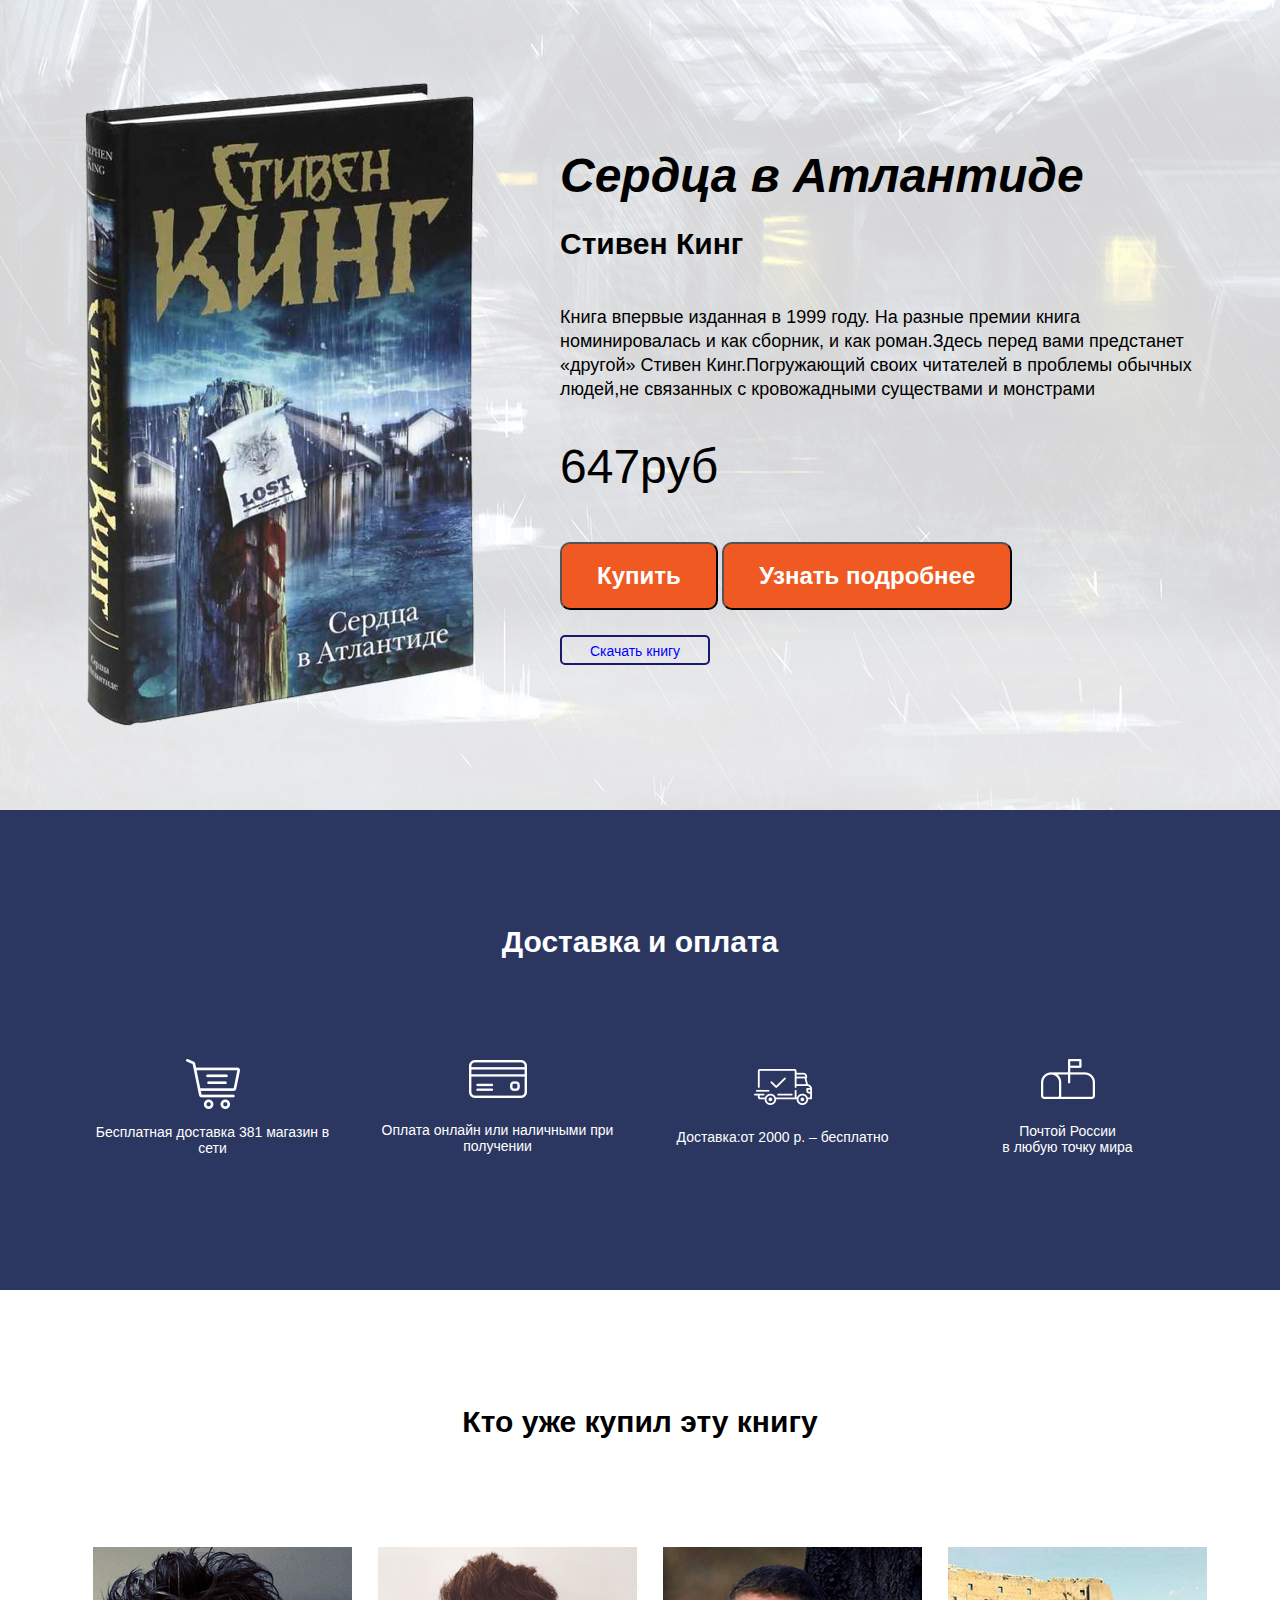
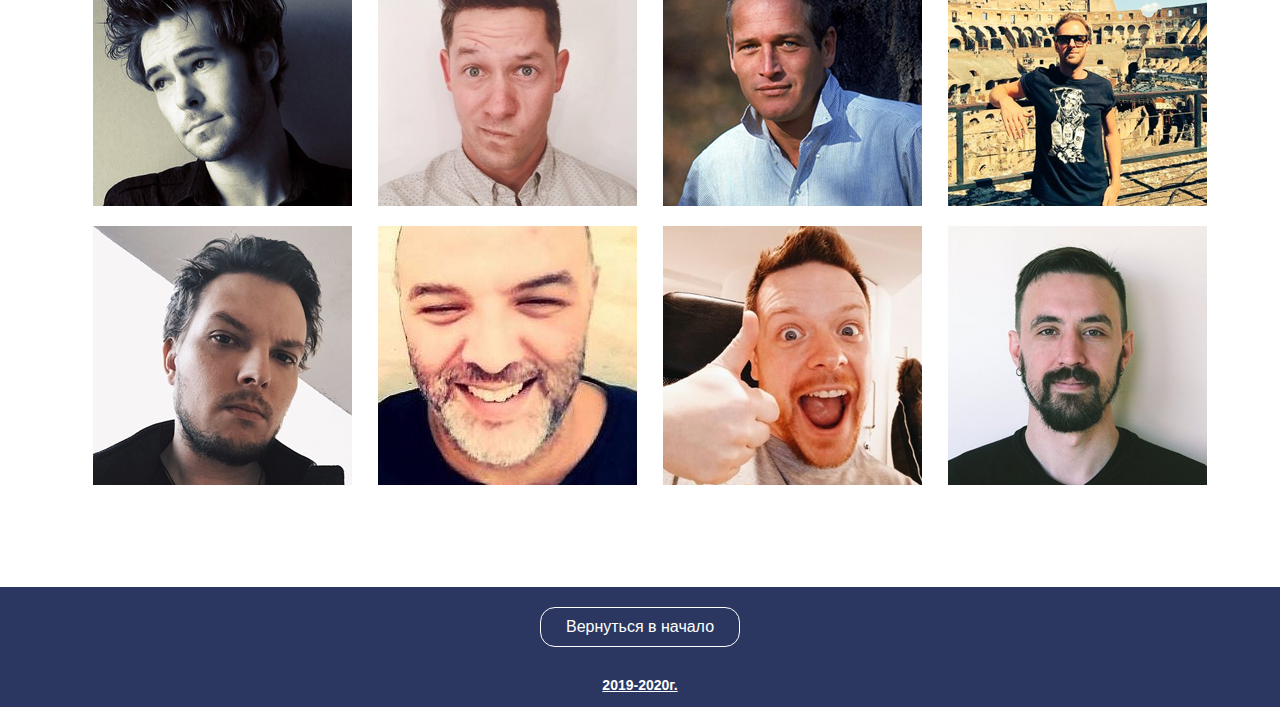
<file: dist-1/index.html>
<!DOCTYPE html>
<html lang="ru">
<head>
	<meta charset="UTF-8">
	<meta http-equiv="X-UA-Compatible" content="IE=edge">
	<meta name="viewport" content="width=devise-width,initial-scale=1">
	<meta keywords="Быстрая верстка,bootstrap,адаптив">
	<meta description="Скоростная верстка на bootstrap">
	<meta author="I am">
	<link rel="stylesheet" href="css/Gotham.css">
	<link rel="stylesheet" href="css/bootstrap-grid.min.css">
	<link rel="stylesheet" href="css/style.css">

	<title>Сердца в Атлантиде на Bootstrap7</title>
</head>
<body>


<header id="begin" class="header">
	<!-- <div class="number">
		<a class="link-1" href="tel:89525072142" style="font-size:16px;font-weight: bold;border:1px solid #3d607b;padding: 5px;">Телефон:8-952-507-21-42</a>
	</div> -->
<div class="container">


	  <div class="row align-items-center">
	    <div class="col-sm-12 col-md-12 col-lg-5">
	      <img src="img/Book.png" alt="Книга Сердца В Атлантиде">
	    </div>
	    <div class="col-sm-12 col-md-12 col-lg-7">
	     <div class="header-text">
	     	<div class="header-text__title" title="Название книги">Сердца в Атлантиде</div>
	     	<div class="header-text__subtitle" title="автор">Стивен Кинг</div>
		
		<p class="header-text__paragraph" contenteditable="true" title="Описание книги"> Книга  впервые изданная в 1999 году. На разные премии книга номинировалась и как сборник, и как роман.Здесь перед вами предстанет «другой» Стивен Кинг.Погружающий своих читателей в проблемы обычных людей,не связанных с кровожадными существами и монстрами</p>
		
		<div class="header-text__prise">647руб</div>
	    
<div class="header-text__buttons">
	<button class="button">
	<a class="link-2" target="blank" href="https://www.labirint.ru/books/662080/">Купить</a></button>

<button class="button button_o">
	<a class="link-2" target="blank" href="https://stiven-king.ru/novels/serdtsa-v-atlantide/">Узнать подробнее</a>
</button>	

</div>
<!-- header-text__buttons -->

<div class="download-book"><a class="download" href="img/Сердца в Атлантиде_compressed.pdf" download>Скачать книгу</a></div>

</div>
<!-- .header text -->
	    </div>
	    <!-- /col-7 -->
	  </div>
	  <!-- /row -->
	</div>
	<!-- /container -->
</header>
<!-- /header -->




<section class="features">

	<h2 class="section-title">
		Доставка и оплата
	    </h2>
	<div class="container">
		
		<div class="row align-items-center">

			<div class="col-xl-3 col-lg-3 col-md-6 col-sm-12">
				<div class="features__img"><img src="img/Shopping cart.png" alt="Корзина"></div>
				<p class="features-text">Бесплатная доставка 
                  381 магазин в сети</p>
			</div>
			<div class="col-xl-3 col-lg-3 col-md-6 col-sm-12">
				<div class="features__img">
					<img src="img/Credit card.png" alt="Кредитная карта">
				</div>
				<p class="features-text">Оплата онлайн или наличными при получении</p>
			</div>
			<div class="col-xl-3 col-lg-3 col-md-6 col-sm-12">
				<div class="features__img">
					<img src="img/Shipped копия 2.png" alt="Доставка">
				</div>
				<p class="features-text">Доставка:от 2000 р. – бесплатно</p>
			</div>
			<div class="col-xl-3 col-lg-3 col-md-6 col-sm-12">
				<div class="features__img">
					<img src="img/Mailbox.png" alt="Почтовый ящик">
				</div>
				<p class="features-text">Почтой России <br> в любую точку мира</p>
			</div>
		</div>
	</div>
</section>
 <!-- /.features --> 



<section class="buyers">
	<div class="container">
<h2  class="section-title_2">Кто уже купил эту книгу</h2>
		<div class="row">
			<div class="col-lg-3 col-md-6 col-sm-6">
				<div class="name_1">
					<img src="img/photo1.jpg" alt="имя">
				</div>
			</div>
			<div class="col-lg-3 col-md-6 col-sm-6">
				<div class="name_1">
					<img src="img/photo2.jpg" alt="имя">
					</div>
			</div>
			<div class="col-lg-3 col-md-6 col-sm-6">
				<div class="name_1">
				<img src="img/photo3.jpg" alt="имя">
				</div>
			</div>
			<div class="col-lg-3 col-md-6 col-sm-6">
				<div class="name_1">
				<img src="img/photo4.jpg" alt="имя">
				</div>
			</div>
       </div>
			<!-- row1 -->
<div class="row">
			<div class="col-lg-3 col-md-6 col-sm-6">
				<div class="name_2">
					<img src="img/photo5.jpg" alt="имя">
				</div>
			</div>
			<div class="col-lg-3 col-md-6 col-sm-6">
				<div class="name_2">
					<img src="img/photo6.jpg" alt="имя">
					</div>
			</div>
			<div class="col-lg-3 col-md-6 col-sm-6">
				<div class="name_2">
				<img src="img/photo7.jpg" alt="имя">
				</div>
			</div>
			<div class="col-lg-3 col-md-6 col-sm-6">
				<div class="name_2">
				<img src="img/photo8.jpg" alt="имя">
				</div>
			</div>
			<!-- /col -->
        </div>
<!-- row2 -->
	</div>
	<!-- /containers -->
</section>
<!---------------- /section2 -------------------->

<footer id="footer">
	
<div class="container">
  <div class="row">
    <div class="col-12">
      <div class="link"><a href="#begin">Вернуться в начало</a>
</div>

<h3>2019-2020г.</h3>
    </div>
	
</footer>

</body>
</html>
</file>
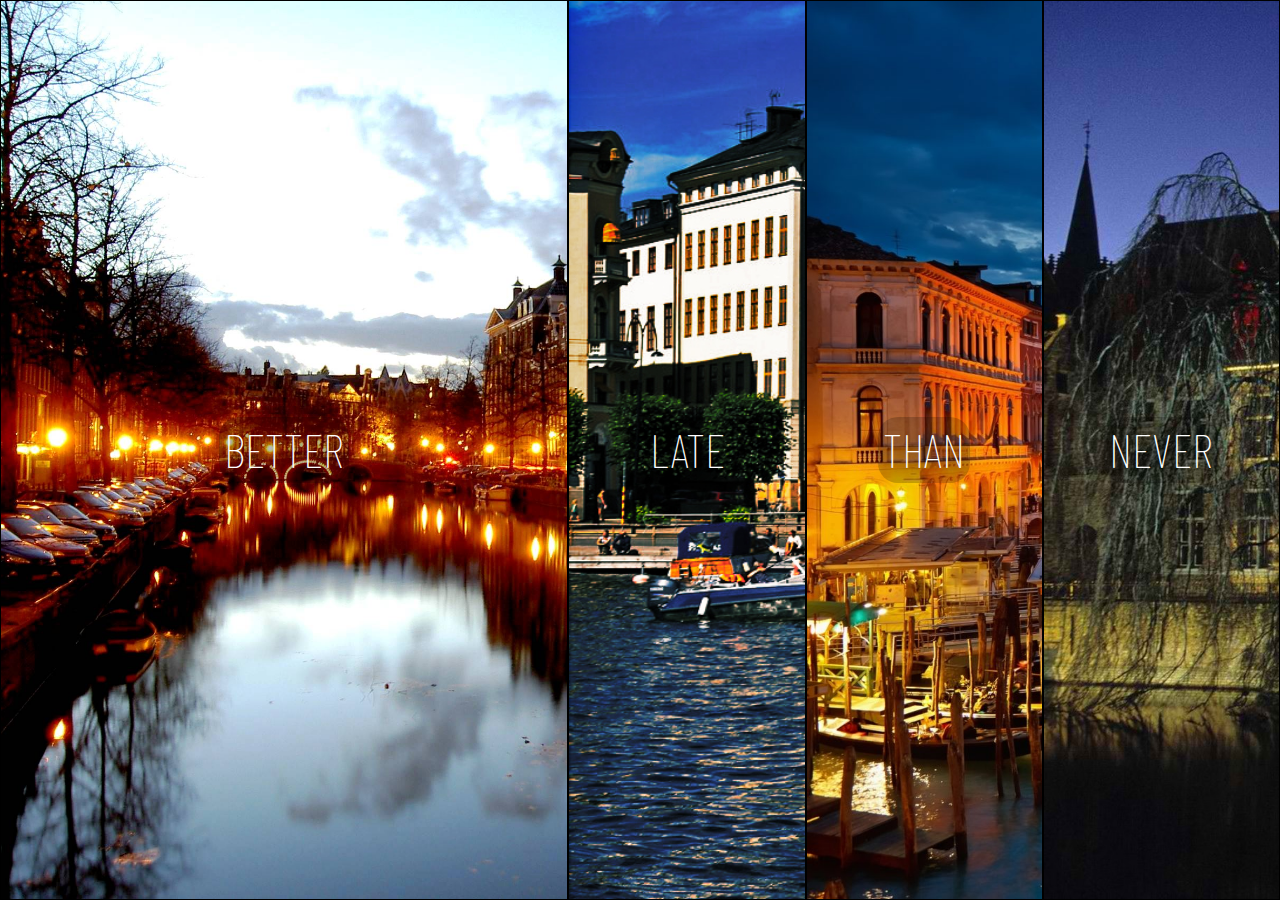
<file: dist-3/index.html>
<!DOCTYPE html>
<html lang="ru">
<head>
	<meta charset="UTF-8">
	<title>FLEX SLIDER</title>
	<link rel="stylesheet" href="css/normalize.css">
	<link href="https://fonts.googleapis.com/css2?family=Barlow+Condensed:ital,wght@0,300;1,300&display=swap" rel="stylesheet">
	<link rel="stylesheet" href="css/style.css">
</head>
<body>

	<div class="slider">
		<div class="item item-1"><span>BETTER</span></div>
		<div class="item item-2"><span>LATE</span></div>
		<div class="item item-3"><span>THAN</span></div>
		<div class="item item-4"><span>NEVER</span></div>
	</div>
	

</body>
</html>
</file>
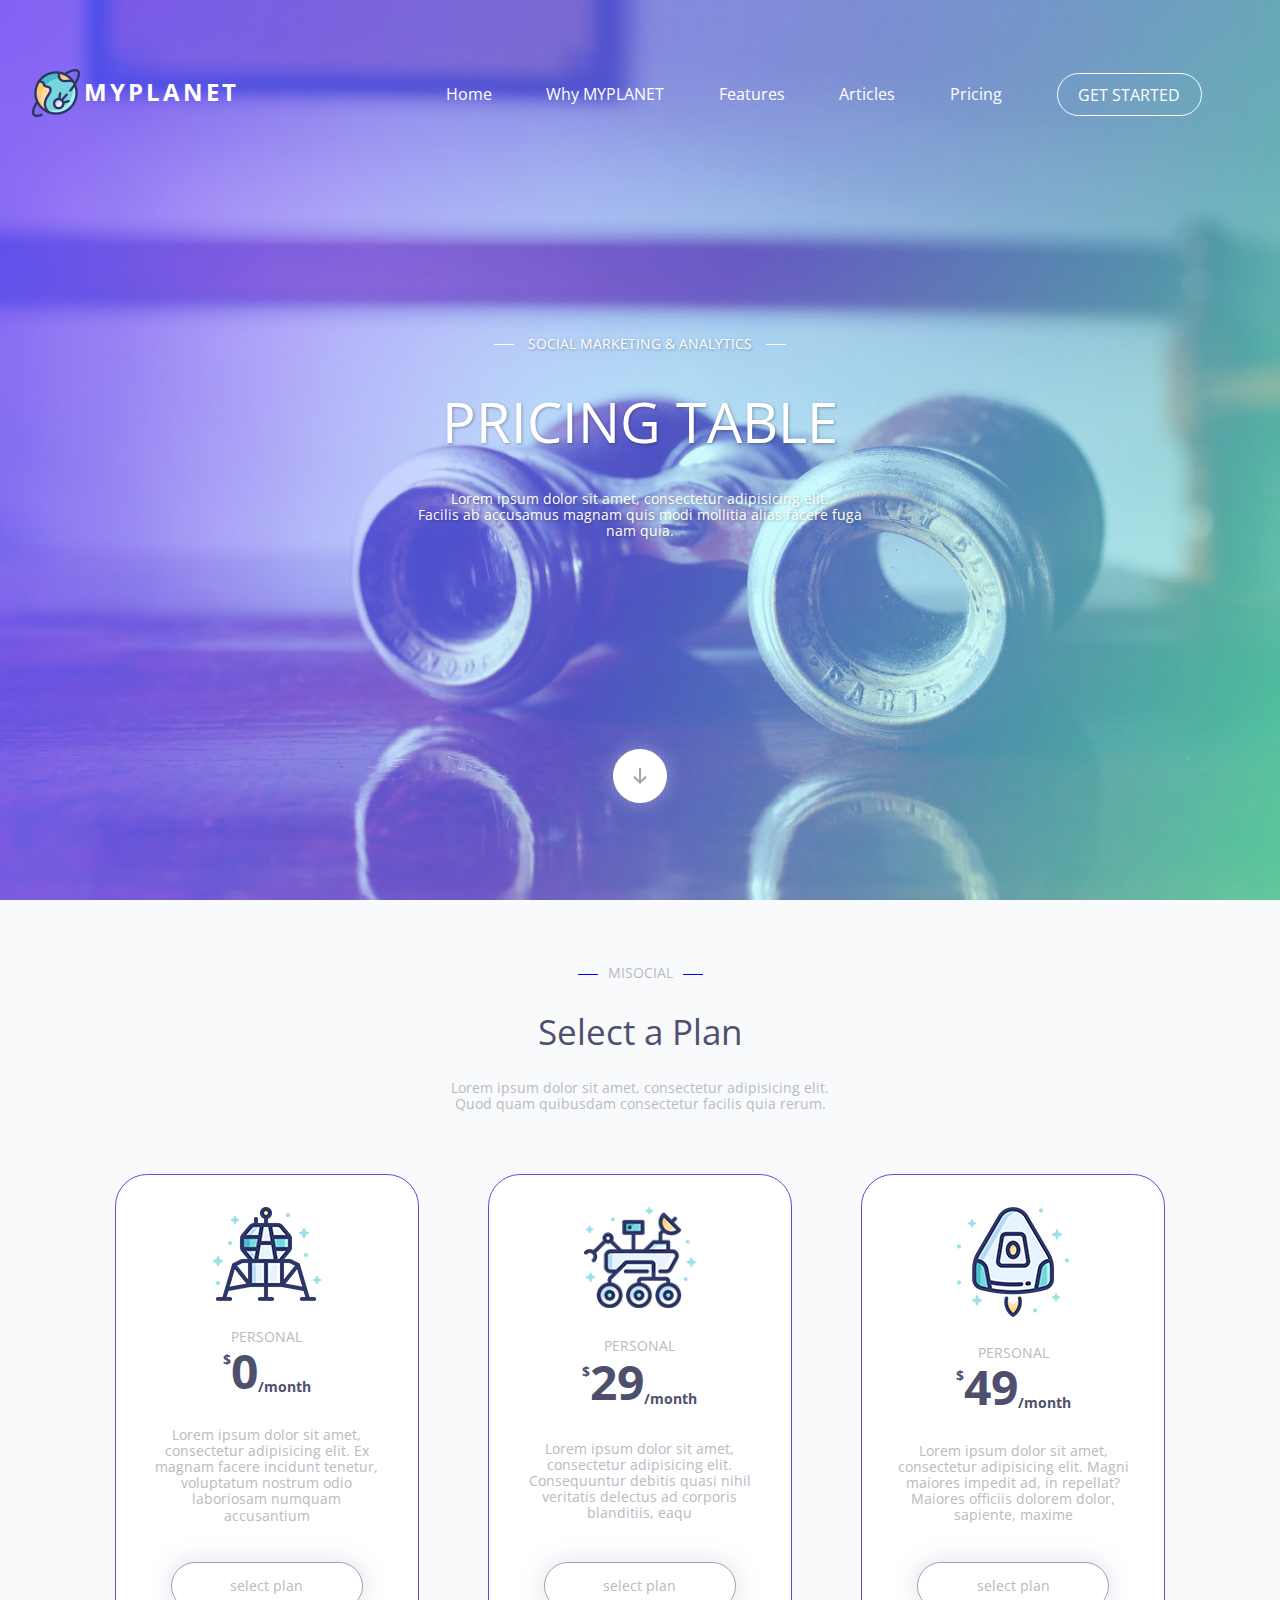
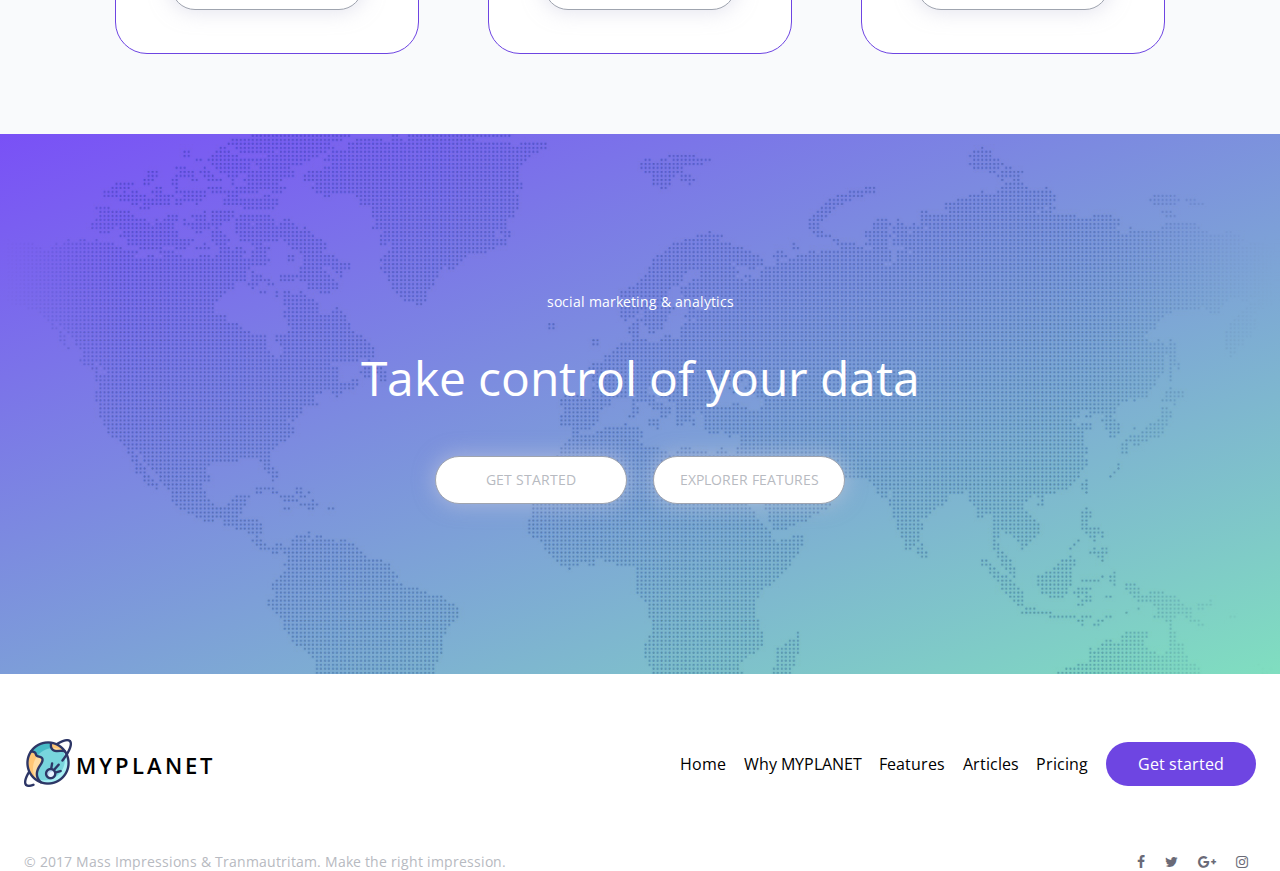
<file: dist-4/index.html>
<!DOCTYPE html>
<html lang="ru">
  <head>
    <!-- Required meta tags -->
    <meta charset="utf-8">
    <meta http-equiv="X-UA-Compatible" content="IE=edge">
    <meta name="viewport" content="width=device-width, initial-scale=1">
    <!-- мета теги для соц.сетей -->
    <meta property="og:url" content="">
    <meta property="og:type" content="website">
    <meta property="og:title" content="Алексей Павлютенков-верстка сайтов на html и css">
    <meta property="og:image" content="">
    <meta property="og:desciption" content="Закажите разработку сайта без посредников от 7990руб">
    <meta property="og:site name" content="Портфолио дизайнера верстальщика">
    <meta property="article:author" content="Алексей Павлютенков">
    <meta description="Сайт для портфолио на Flexbox">
    <meta keywords="ключевые слова">
    <meta author="Алексей Павлютенков">
    <!-- шрифты -->
    <link href="https://fonts.googleapis.com/css2?family=Open+Sans:ital,wght@0,300;0,400;0,600;1,600&display=swap" rel="stylesheet">
    <!-- иконки соц сетей-font awesome:через CDN -->
    <link rel="stylesheet" href="https://stackpath.bootstrapcdn.com/font-awesome/4.7.0/css/font-awesome.min.css">
    <!-- библиотека нормализующая браузер -->
    <link rel="stylesheet" href="css/normalize.css">
    <!-- Фавиконка -->
    <link rel="shortcut icon" href="img/favicon.ico" type="image/x-icon">
    <link rel="stylesheet" href="css/style.css">
    <link rel="stylesheet" href="css/media.css">

    <title>Site name"Pricing"on Flexbox 2</title>
  </head>
  <body>  
<ul class="m-menu">
  <li class="close-menu">&times;</li>
   <li><a href="#" class="nav-link">Home</a></li>
   <li><a href="#" class="nav-link">Why MYPLANET</a></li>
   <li><a href="#" class="nav-link">Features</a></li>
   <li><a href="#" class="nav-link">Articles</a></li>
   <li><a href="#" class="nav-link">Pricing</a></li>
   <li><a href="#" id="get-started-btn" class="nav-link">Get started</a></li>
</ul>
 
   <main class="main">
    <div class="main-overlay"></div>
      <header class="header">
        <div class="logo">
          <img src="img/logo.png" alt="logo">
           <span>MYPLANET</span>
        </div>
<!-- /.logo -->
 

<nav class="visible-md">
  <ul>
   <li><a href="#" class="nav-link">Home</a></li>
   <li><a href="#" class="nav-link">Why MYPLANET</a></li>
   <li><a href="#" class="nav-link">Features</a></li>
   <li><a href="#" class="nav-link">Articles</a></li>
   <li><a href="#" class="nav-link">Pricing</a></li>
   <li><a href="#" id="get-started-btn" class="nav-link">Get started</a></li>
</ul>
</nav>

 </header>
      <!-- /.header -->
      <!-- гамбургер для маленьких экранов -->
<a href="#" class="m-menu-link">
  <i class="fa fa-bars"></i>
</a>
<!-- гамбургер для маленьких экранов -->

      <div class="main-text">
        <span class="span">
          SOCIAL MARKETING & ANALYTICS
        </span>
        <h1 class="main__title">PRICING TABLE
        </h1>
        <!-- /.main__title -->
        <p class="main__paragraph">
          Lorem ipsum dolor sit amet, consectetur adipisicing elit.<br> Facilis ab accusamus magnam quis modi mollitia alias facere fuga nam quia.
        </p>
        <!-- /.main__paragraph -->
      </div>
      <!-- /.main-text -->
    
       <a href="#plan"><div class="main-arrow">
            <img src="img/arrow-down.png" 
          alt="arrow">
        </div></a>
      
    </main>
    <!-- /.main -->


<section  class="plan">
  <div class="features__block">
  <span class="span-1">MISOCIAL</span>
  <h2>Select a Plan</h2>
  <p>Lorem ipsum dolor sit amet, consectetur adipisicing elit. Quod quam quibusdam consectetur facilis quia rerum.</p>
</div>
<!-- /features__block -->

<div id="plan" class="price__tags">
  <div id="cart1" class="price-tag">
    <img src="img/icon-1.png" alt="icon-1">
    <span class="span-2">personal</span>
    <h3 class="price__title"><sup>$</sup>0<sub>/month</sub></h3>
    <!-- /.price__title -->
    <p class="price__description">Lorem ipsum dolor sit amet, consectetur adipisicing elit. Ex magnam facere incidunt tenetur, voluptatum nostrum odio laboriosam numquam accusantium  </p>
    <!-- /.price__description -->
    <button class="price-btn">select plan</button>
  </div>
  <!-- /.price-teg__1 -->
  <div class="price-tag">
    <img src="img/icon-2.png" alt="icon-2">
    <span class="span-2">personal</span>
    <h3 class="price__title"><sup>$</sup>29<sub>/month</sub></h3>
    <!-- /.price__title -->
    <p class="price__description">Lorem ipsum dolor sit amet, consectetur adipisicing elit. Consequuntur debitis quasi nihil veritatis delectus ad corporis blanditiis, eaqu </p>
    <!-- /.price__description -->
    <button class="price-btn">select plan</button>
  </div>
  <!-- /.price-teg__2 -->
  <div id="cart3" class="price-tag">
    <img src="img/icon-3.png" alt="icon-3.png">
    <span class="span-2">personal</span>
    <h3 class="price__title"><sup>$</sup>49<sub>/month</sub></h3>
    <!-- /.price__title -->
    <p class="price__description">Lorem ipsum dolor sit amet, consectetur adipisicing elit. Magni maiores impedit ad, in repellat? Maiores officiis dolorem dolor, sapiente, maxime  </p>
    <!-- /.price__description -->
    <button class="price-btn">select plan</button>
  </div>
  <!-- /.price-teg__3 -->

</div>
<!-- /price-tegs -->

</section>
<!-- /section -->

<section class="map">
 <div class="call-to-action-overlay"></div>
  <div class="call-to-action">
    <span>social marketing & analytics</span>
    <h2 class="title-map">Take control of your data
    </h2>
    <button class="button">GET STARTED</button>
    <button class="button">EXPLORER FEATURES
    </button>
  </div>
</section>
<!-- /sectiom map -->

<footer class="footer">
	<div class="footer-wrap">
		<div class="footer-logo">
			<img src="img/logo.png" alt="logo" class="logo">
			  <span>MYPLANET</span>
		</div>
		<!-- /footer-logo -->
		<nav class="footer-nav">
       <ul>
         <li><a href="#" class="footer-nav-link">Home</a></li>
         <li><a href="#" class="footer-nav-link">Why MYPLANET</a></li>
         <li><a href="#" class="footer-nav-link">Features</a></li>
         <li><a href="#" class="footer-nav-link">Articles</a></li>
         <li><a href="#" class="footer-nav-link">Pricing</a></li>
         <li><a href="#" 
         	id="footer-btn" class="footer-nav-link">Get started</a></li>
       </ul>
     </nav>
	</div>
	<!-- /footer-wrap -->
<div class="legal">
		<div class="copy">
			<p>© 2017 Mass Impressions & Tranmautritam. Make the right impression.</p>
		</div>
		<div class="social-links">
		<a href=""><i class="fa fa-facebook"></i></a>
		<a href=""><i class="fa fa-twitter"></i></a>
		<a href=""><i class="fa fa-google-plus"></i></a>
		<a href=""><i class="fa fa-instagram"></i></a>
		</div>
	</div>
</footer>

  <script
  src="https://code.jquery.com/jquery-1.12.4.min.js">
  </script>

<script>
  $(function() {
    var link = $('.m-menu-link');
    var close = $('.close-menu');
    var menu = $('.m-menu');
      link.on('click', function(event) {
      event.preventDefault();
      menu.toggleClass('m-menu__active');
    });
      close.on('click', function(event) {
      event.preventDefault();
      menu.toggleClass('m-menu__active');
    });
  });
</script>

</body>
</html>
</file>
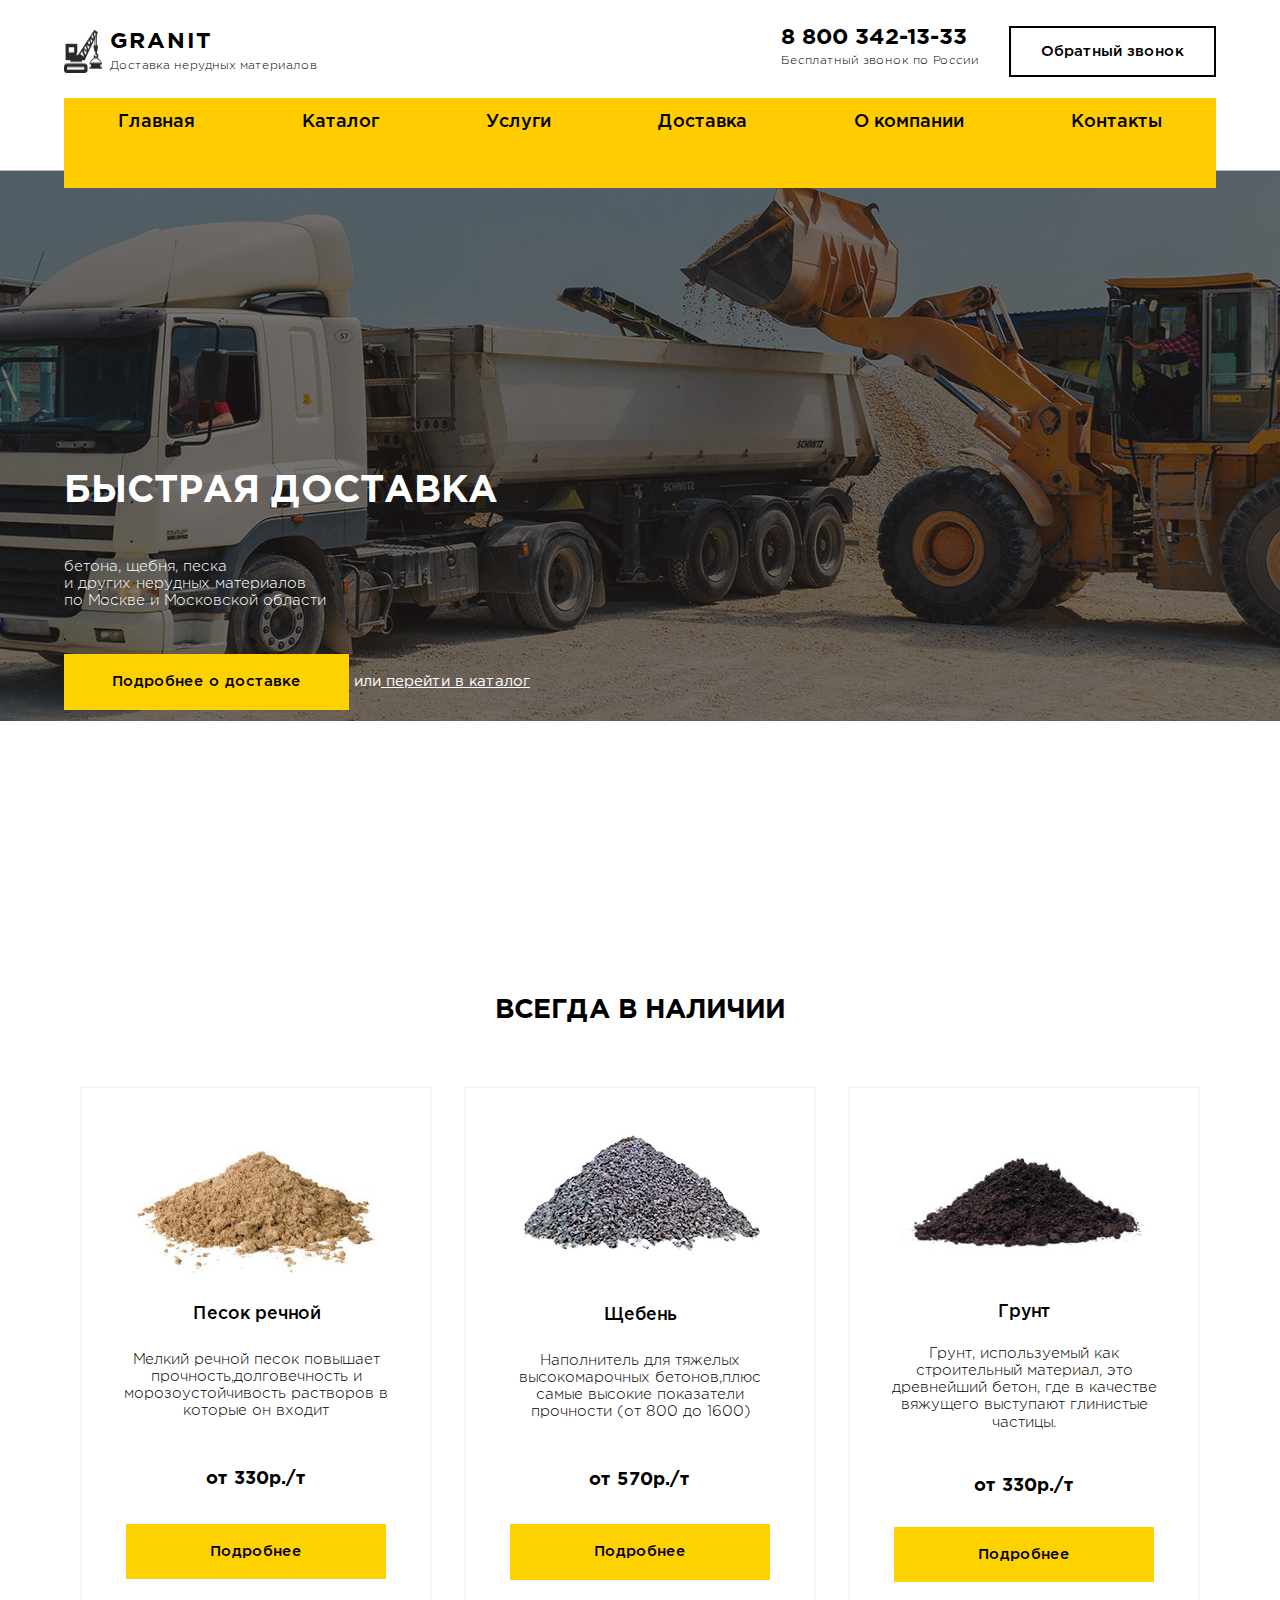
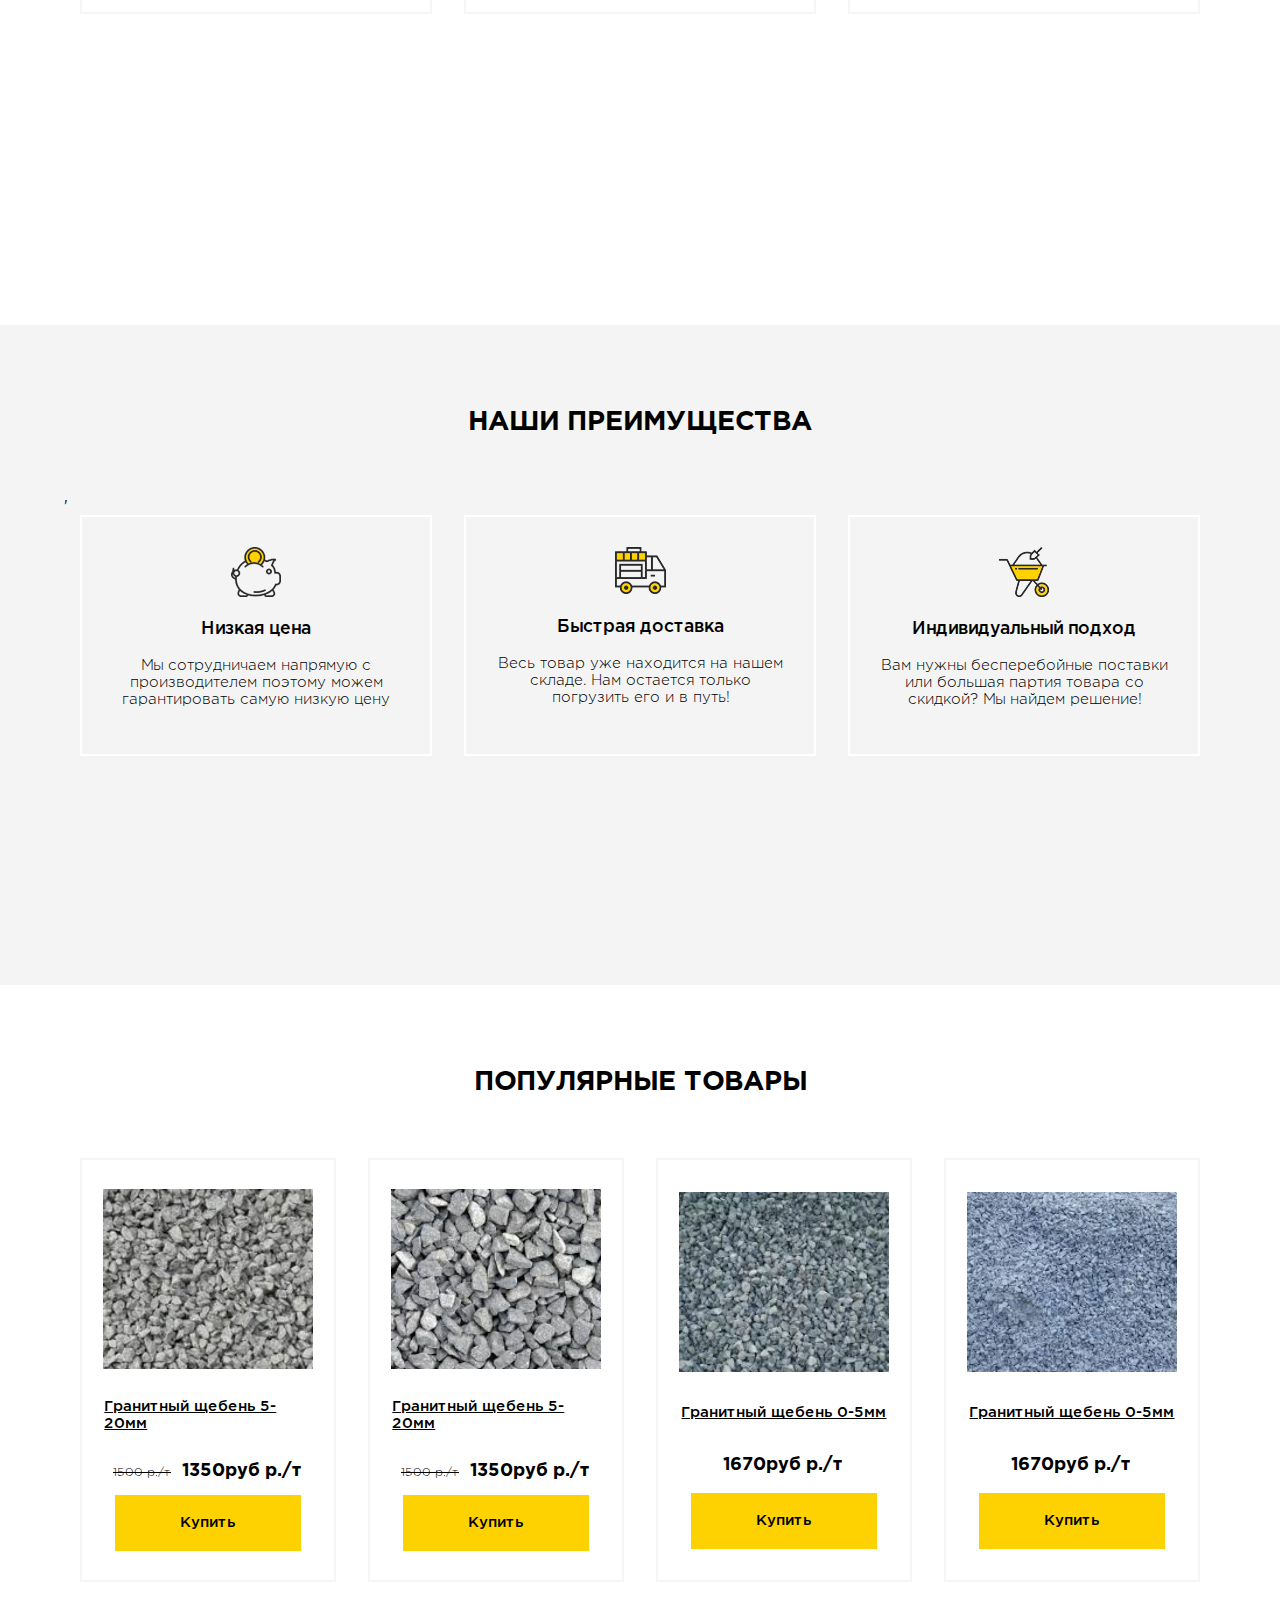
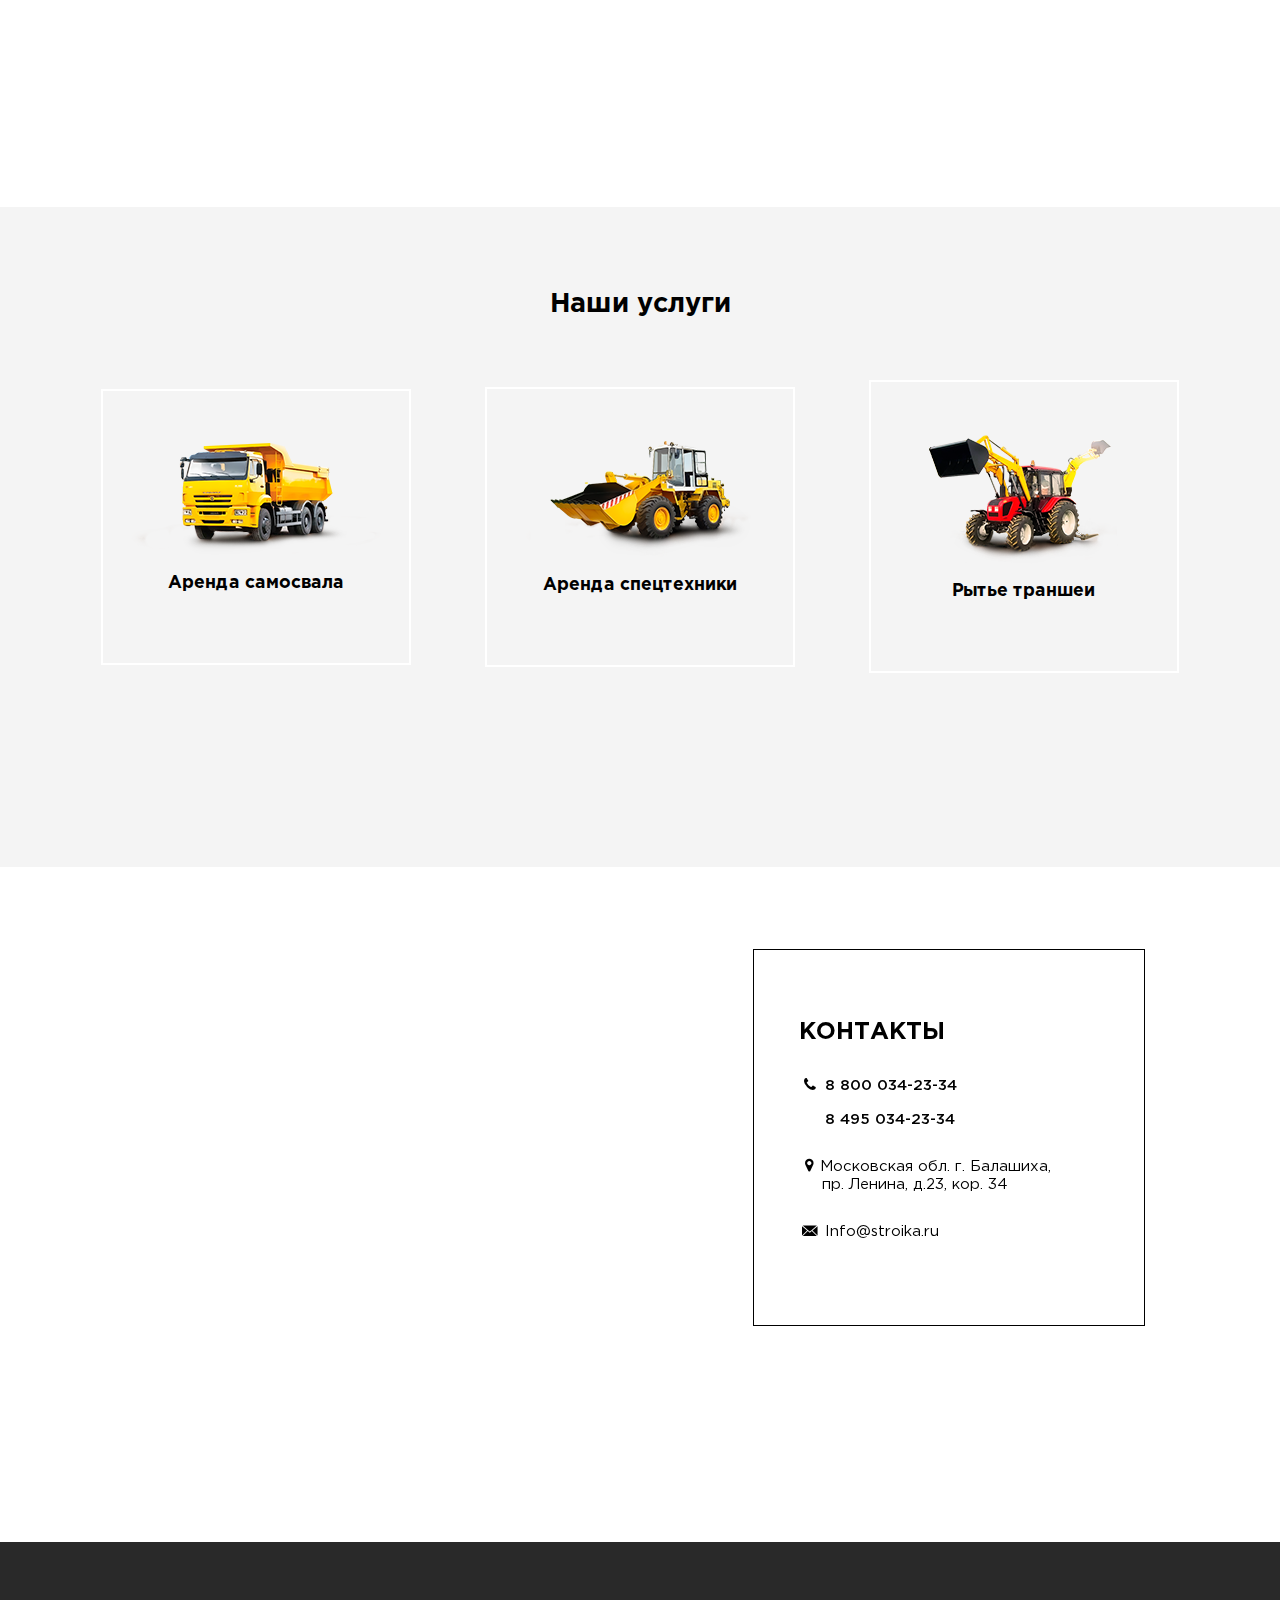
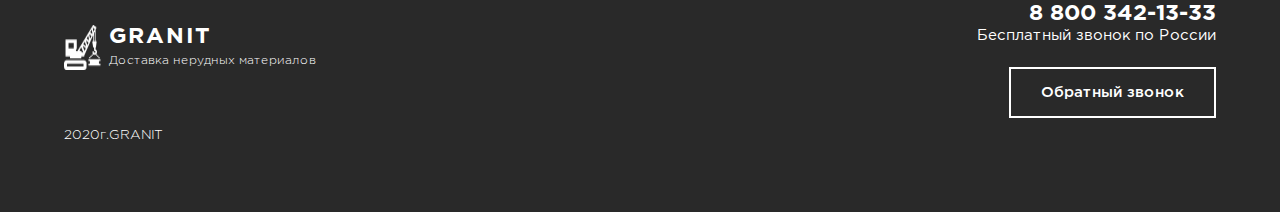
<file: dist-5/index.html>
<!DOCTYPE html>
<html lang="ru">
  <head>
    <!-- кодировка -->
    <meta charset="utf-8">
    <!-- мета тег для internet-explore -->
    <meta http-equiv="X-UA-Compatible" content="IE=edge">
    <!-- мета-тег для адаптивности -->
    <meta name="viewport" content="width=device-width, initial-scale=1">
	<!-- Индексация разрешена, переход по ссылкам запрещен: -->
    <meta name="robots" content="index, nofollow">
    <!-- мета теги для соц.сетей -->
    <meta property="og:url" content="">
    <meta property="og:type" content="website">
    <meta property="og:title" content="Сайт доставки строительного материала">
    <meta property="og:image" content="">
    <meta property="og:desciption" content="Закажите разработку сайта без посредников от 7990руб">
    <meta property="og:site name" content="Портфолио дизайнера верстальщика">
    <meta property="article:author" content="Алексей Павлютенков">
    <!-- доп теги для сематики -->
    <meta author="Алексей Павлютенков">
    <meta description="описание страницы">
    <meta keywords="купить бетон,купить щебень,купить песок">
    <!-- Bootstrap CSS -->
    <link rel="stylesheet" href="css/GothamPro.css">
    <link rel="stylesheet" href="css/fontello.css">
    <link rel="stylesheet" href="css/fontello-embedded.css">
    <link rel="stylesheet" href="css/normalize.css">
    <link rel="stylesheet" href="css/main.css">
    <link rel="stylesheet" href="css/media.css">
     <!-- Фавиконка -->
  <link rel="shortcut icon" href="img/favicon.ico" type="image/x-icon">

    <title>GRANIT заказ строительного материала</title>

  </head>
  <body>
   <header class="header">
   	<div class="container">
   		<div class="logo">
   			<div class="logo__img">
   		<img src="img/icon/logo.png" alt="логотип">
   		<div class="logo__wrap">
       <strong class="logo__strong">GRANIT</strong>
      <span class="logo__span">Доставка нерудных материалов</span> 
      </div>
   	</div>
<!-- /logo__img -->
   	<div class="phone">
   		<div class="phone__text">
       <strong class="number">8 800 342-13-33</strong>
      <span class="phone__descr">Бесплатный звонок по России</span> 
      </div> 
      <!-- /header__text -->
   		<button class="phone__btn">Обратный звонок</button>
   	</div>
   		</div>
   <!-- /logo -->
   <!-- моб-версия -->
   <a href="#" class="m-menu-link">
     <i class="icon-menu"></i>
   </a>
  <ul class="m-menu">
    <li class="close-menu">&times;</li>
      <li class="menu__link"><a href="#anchor-0">Главная</a></li>
      <li class="menu__link"><a href="#anchor-1">Каталог</a></li>
      <li class="menu__link"><a href="#anchor-5">Услуги</a></li>
      <li class="menu__link"><a href="#anchor">Доставка</a></li>
      <li class="menu__link"><a href="#">О компании</a></li>
      <li class="menu__link"><a href="#anchor-6">Контакты</a></li>
    </ul>
    <!-- моб-версия -->
   <menu class="menu visible-md">
   	<ul>
   		<li class="menu__link"><a href="#anchor-0">Главная</a></li>
   		<li class="menu__link"><a href="#anchor-1">Каталог</a></li>
   		<li class="menu__link"><a href="#anchor-5">Услуги</a></li>
   		<li class="menu__link"><a href="#anchor">Доставка</a></li>
   		<li class="menu__link"><a href="#">О компании</a></li>
   		<li class="menu__link"><a href="#anchor-6">Контакты</a></li>
   	</ul>
   </menu>
   <!-- /menu -->
   </div>
	<!-- /container -->
   	
   </header>
   <!-- /header -->

  <section id="anchor-0" class="header-section">
  <div class="header-section__wrap">
    <h1 class="header-section__title">быстрая доставка </h1>
  <p class="header-section__paragraph">бетона, щебня, песка <br> и других нерудных материалов <br> по Москве и Московской области</p>
 <div class="btn">
    <button class="header-section__btn">Подробнее о доставке</button>
  <span class="header-section__span">  или<a href="#">  перейти в каталог</a></span>
 </div>
  </div> 
</section>
<!------------- /header-section --------->

<section id="anchor-1" class="section-2">
  <div class="container">
    <h2 class="section-2__title">ВСЕГДА В НАЛИЧИИ</h2>
    <!-- /.section-2__title -->
    <div class="section-2__allproducts">
      <div class="section-2__product">
        <div class="section-2__img-1"><img src="img/sand1.jpg" alt="Песок"></div>
        <!-- /.section-2__img -->
        <h3 class="section-2__subtitle">Песок речной</h3>
        <!-- /.section-2__title -->
        <p class="section-2__text">Мелкий речной песок повышает прочность,долговечность и морозоустойчивость растворов в которые он входит</p>
        <!-- /.section-2__text -->
        <span class="section-2__price">от 330р./т</span>
        <button class="button-standart">Подробнее</button>
      </div>
      <!-- /.section-2__product1 -->
      <div class="section-2__product">
        <div class="section-2__img-2"><img src="img/sheben2.jpg" alt="Щебень"></div>
        <!-- /.section-2__img -->
        <h3 class="section-2__subtitle">Щебень</h3>
        <!-- /.section-2__title -->
        <p class="section-2__text"> Наполнитель для тяжелых высокомарочных бетонов,плюс самые высокие показатели прочности (от 800 до 1600)</p>
        <!-- /.section-2__text -->
        <span class="section-2__price">от 570р./т</span>
        <button class="button-standart">Подробнее</button>
      </div>
      <!-- /.section-2__product2 -->
      <div class="section-2__product">
        <div class="section-2__img-3"><img src="img/priming3.jpg" alt="Грунт"></div>
        <!-- /.section-2__img -->
        <h3 class="section-2__subtitle">Грунт
          </h3>
        <!-- /.section-2__title -->
        <p class="section-2__text">Грунт, используемый как строительный материал, это древнейший бетон, где в качестве вяжущего выступают глинистые частицы.</p>
        <!-- /.section-2__text -->
        <span class="section-2__price">от 330р./т</span>
        <button class="button-standart">Подробнее</button>
      </div>
      <!-- /.section-2__product3 -->
    </div>
    <!-- /.section-2__allproducts -->
  </div>
  <!-- /.container -->
</section>
<!------------- /.section-2 ----------->

<section id="anchor-3" class="section-3">
  <div class="container">
   <h2 class="section-3__title">НАШИ ПРЕИМУЩЕСТВА</h2>'
    <!-- /.h2 section-3__title -->
    <div class="section-3__allfeatures">
      <div class="section-3__features">
        <div class="features__img"><img src="img/icon/piggy-bank1.png" alt="Низкая цена"></div>
        <!-- /.features__img -->
        <h3 class="features__title">Низкая цена</h3>
        <!-- /.features__title -->
        <p class="features__text">Мы сотрудничаем напрямую с производителем поэтому можем гарантировать самую низкую цену</p>
        <!-- /.features__text -->
      </div>
      <!-- /.section-3__features-1 -->
      <div class="section-3__features">
        <div class="features__img"><img src="img/icon/delivery.png" alt="Доставка"></div>
        <!-- /.features__img -->
        <h3 class="features__title">Быстрая доставка</h3>
        <!-- /.features__title -->
        <p class="features__text">Весь товар уже находится на нашем складе. Нам остается только погрузить его и в путь!</p>
        <!-- /.features__text -->
      </div>
      <!-- /.section-3__features-2 -->
      <div class="section-3__features">
        <div class="features__img"><img src="img/icon/wheelbarow3.png" alt="Подход"></div>
        <!-- /.features__img -->
        <h3 class="features__title">Индивидуальный подход</h3>
        <!-- /.features__title -->
        <p class="features__text">Вам нужны бесперебойные поставки или большая партия товара со скидкой? 
        Мы найдем решение! </p>
        <!-- /.features__text -->
      </div>
      <!-- /.section-3__features-3 -->
    </div>
    <!-- ./section-3__allfeatures -->
  </div>
  <!-- /.container -->
</section>
<!---------- /.section-3 --------------->
   
<section id="anchor-4" class="section-4">
  <div class="container">
    <h2 class="section-4__title">ПОПУЛЯРНЫЕ ТОВАРЫ</h2>
    <!-- /.section-4__title -->
    <div class="popular-product">
      <div class="product">
        <img src="img/min-sheben1.jpg" alt="Товар" class="product__image">
        <h3 class="product__title">Гранитный щебень 5-20мм</h3>
        <!-- /.product__title -->
        <div class="product-text">
          <span class="false">1500 р./т</span>
        <b class="product__price">
          1350руб р./т</b>
        </div>
        <button class="button-standart">Купить</button>
      </div>
      <!-- /.product__1 -->
      <div class="product">
        <img src="img/min-sheben2.jpg" alt="Товар" class="product__image">
        <h3 class="product__title">Гранитный щебень 5-20мм</h3>
        <!-- /.product__title -->
        <div class="product-text">
          <span class="false">1500 р./т</span>
      <b class="product__price">  1350руб р./т</b>
        </div>
        <button class="button-standart">Купить</button>
      </div>
      <!-- /.product__2 -->
      <div class="product">
        <img src="img/min-sheben3.jpg" alt="Товар" class="product__image">
        <h3 class="product__title">Гранитный щебень 0-5мм</h3>
        <!-- /.product__title -->
        <b class="product__price">1670руб р./т</b>
        <button class="button-standart">Купить</button>
      </div>
      <!-- /.product__3 -->
      <div class="product">
        <img src="img/min-sheben4.jpg" alt="Товар" class="product__image">
        <h3 class="product__title">Гранитный щебень 0-5мм</h3>
        <!-- /.product__title -->
        <b class="product__price">1670руб р./т</b>
        <button class="button-standart">Купить</button>
      </div>
      <!-- /.product__4 -->
    </div>
    <!-- /.popular-product -->
  </div>
  <!-- /.container -->
</section>
<!-- -------------/.section-4 ----------->

<section id="anchor-5" class="section-5">
  <div class="container">
    <h2 class="section-5__title">Наши услуги</h2>
    <!-- /.section-5__title -->
    <div class="technics">
      <div class="technics__cart">
        <img src="img/kamaz1.png" alt="Самосвал" class="tech__img">
        <h3 class="tech__title-1">Аренда самосвала</h3>
        <!-- /.tech__title -->
      </div>
      <!-- /.tech__1 -->
      <div class="technics__cart">
        <img src="img/loader2.png" alt="Спецтехника" class="tech__img">
        <h3 class="tech__title-1">Аренда спецтехники</h3>
        <!-- /.tech__title -->
      </div>
      <!-- /.tech__2 -->
      <div class="technics__cart">
        <img src="img/loader3.png" alt="Погрузчик" class="tech__img">
        <h3 class="tech__title-1">Рытье траншеи</h3>
        <!-- /.tech__title -->
      </div>
      <!-- /.tech__3 -->
    </div>
    <!-- /.technics -->
  </div>
  <!-- /.container -->
</section>
<!-- /.section-5 -->

<section id="anchor-6" class="contacts">
<!-- решение-1 но карты перестают быть интерактивными т.к перекрывает их блок -->
<!-- <div class="main-overlay"></div> -->
<script type="text/javascript" charset="utf-8" async src="https://api-maps.yandex.ru/services/constructor/1.0/js/?um=constructor%3A7b95b38ac17c90706fa35f8c330306b4cdb364b0984b7f09997fad04eb8234d9&amp;width=100%25&amp;height=500&amp;lang=ru_RU&amp;scroll=false"></script>

<div class="contacts-block">
  <div class="contacts-block__text">
    <h3 class="contacts-block__title">КОНТАКТЫ
    </h3>
    <b class="contacts-block__tel"><i class="icon-phone"></i> 8 800 034-23-34 <br>
    </b><br>
    <b class="contacts-block__tel whitespase">8 495 034-23-34</b>
<span class="contacts-block__adress">
 <i class="icon-location"></i>Московская обл. г. Балашиха,
    </span>
    <span class="whitespace__1"> пр. Ленина, д.23, кор. 34</span>
    
  <span class="contacts-block__email"> <i class="icon-email"></i> Info@stroika.ru</span>
    
  </div>
  <!-- /.contacts-block__text -->
</div>

</section>

<footer class="footer">
  <div class="container">
      <div class="wrapper">
        <div class="logo footer-logo">
        <div class="logo__img">
      <img src="img/icon/logo-white.png" alt="логотип">
      <div class="logo__wrap">
      <strong class="logo__strong">GRANIT</strong>
<span class="logo__span">Доставка нерудных материалов</span> 
</div>
<div class="data">2020г.GRANIT</div>
    </div>
<!-- /logo -->
 </div>
      <!-- /.wrapper -->
   
      <div class="footer-phone">
      <div class="footer-phone__text">
       <strong class="footer-phone__number">8 800 342-13-33</strong><br>
      <span class="footer-phone__descr">Бесплатный звонок по России</span> 
      </div> 
      <!-- /header__text -->
      <button class="phone__btn">Обратный звонок</button>
    </div>
      </div>
   <!-- /footer-phone-->

      </div>
</footer>

<!-- модальное окно -->
<div class="modal" id="modal">
  <div class="modal-dialog">
    <li id="close" class="modal-dialog__close">
      &times;
    </li>
    <!-- /modal-dialog__close -->
  <div class="modal-dialog__wrap">
      <h4 class="modal-dialog__title">
      Модальное окно
    </h4>
  </div>
  <!-- /modal-dialog__wrap -->
<p class="modal-dialog__text">
  Оставьте ваш номер и в течении 10 минут 
мы вам перезвоним
</p>
<input type="text" placeholder="-Введите ваш телефон-" class="modal-dialog__button-1">
<input type="submit" class="modal-dialog__button-2">

<p class="modal-dialog_personal">
  Отправляя форму вы даете согласие на обработку 
персональных данных
</p>

<span class="modal-dialog__span">нет,спасибо</span>

  </div>
  <!-- /.modal-dialog -->
</div>
<!-- /.modal -->


<script src="https://code.jquery.com/jquery-1.12.4.min.js"></script>
<script src="js/main.js"></script>


<!-- Пример скрипта в теле документа -->
<!--   <script>
  $(function() {
    var link = $('.m-menu-link');
    var close = $('.close-menu');
    var menu = $('.m-menu');
      link.on('click', function(event) {
      event.preventDefault();
      menu.toggleClass('m-menu__active');
    });
      close.on('click', function(event) {
      event.preventDefault();
      menu.toggleClass('m-menu__active');
    });
  });
  </script> -->

  </body>
</html>
</file>
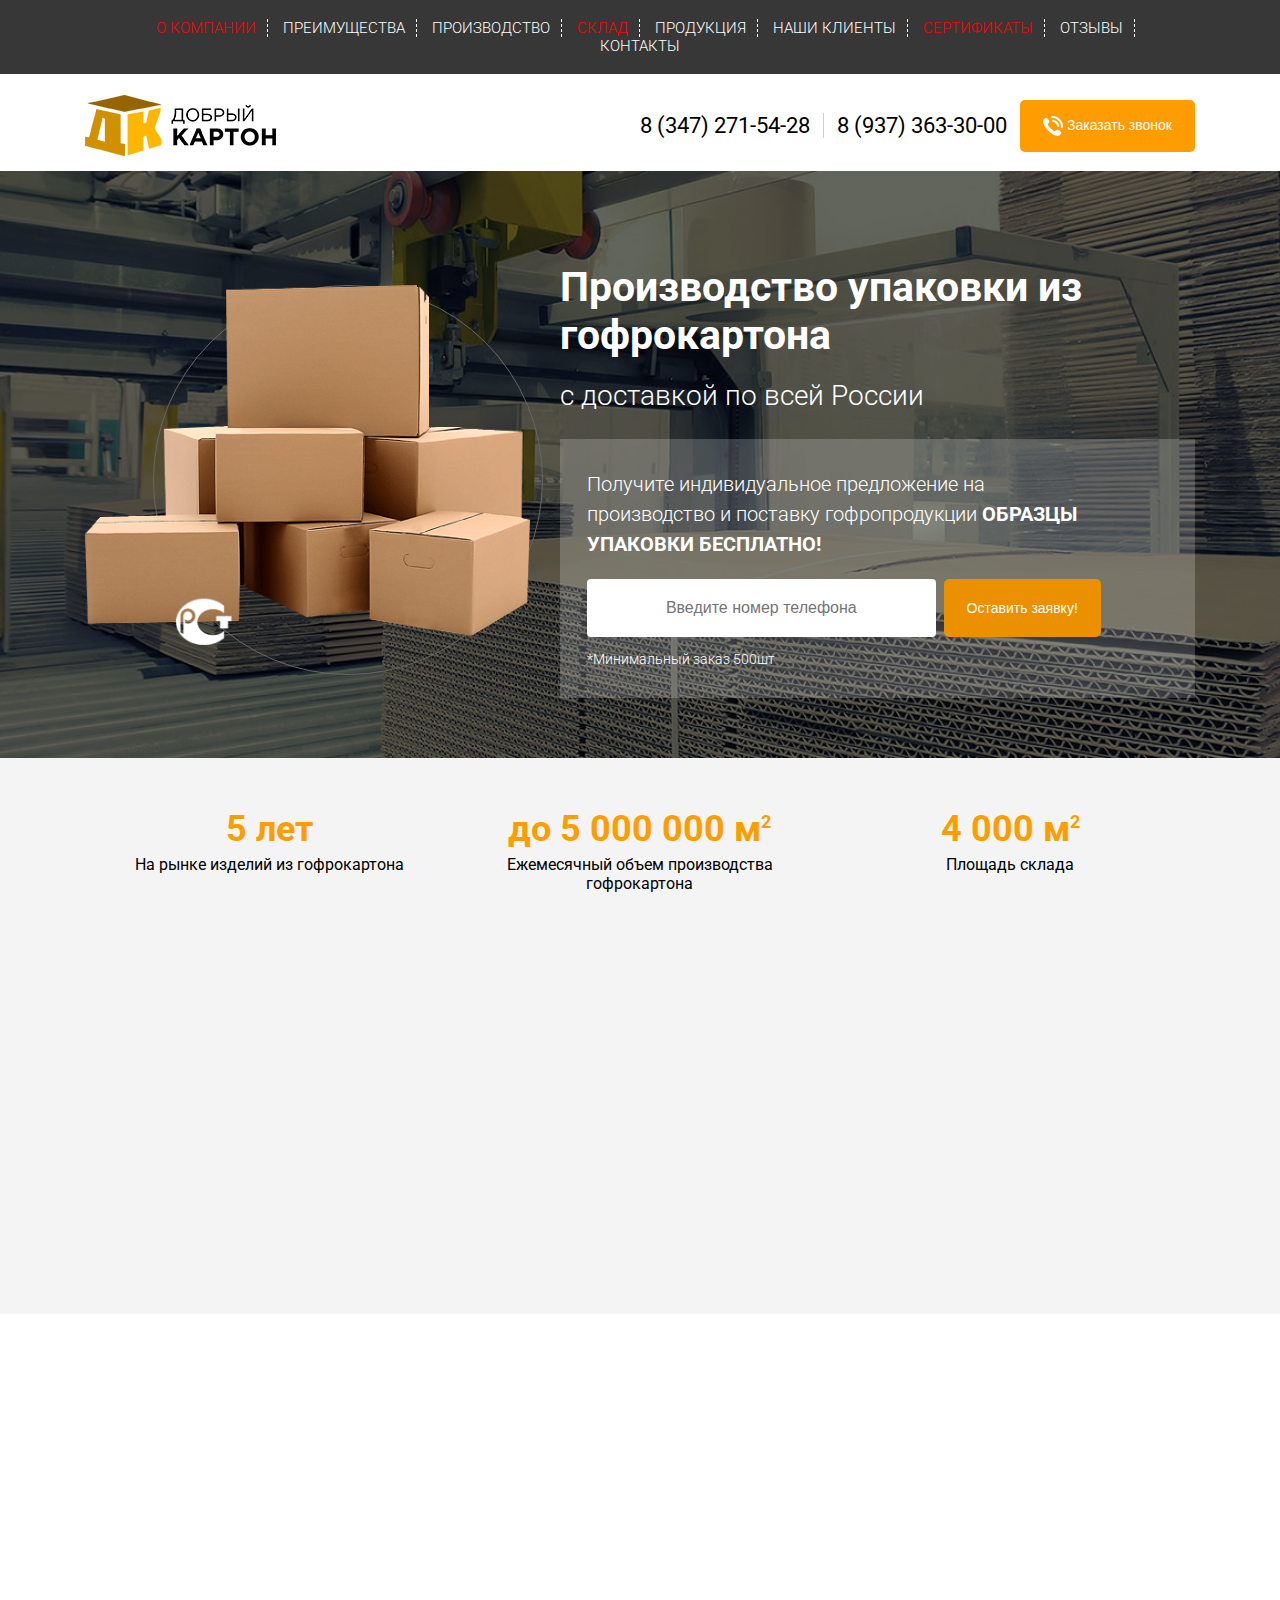
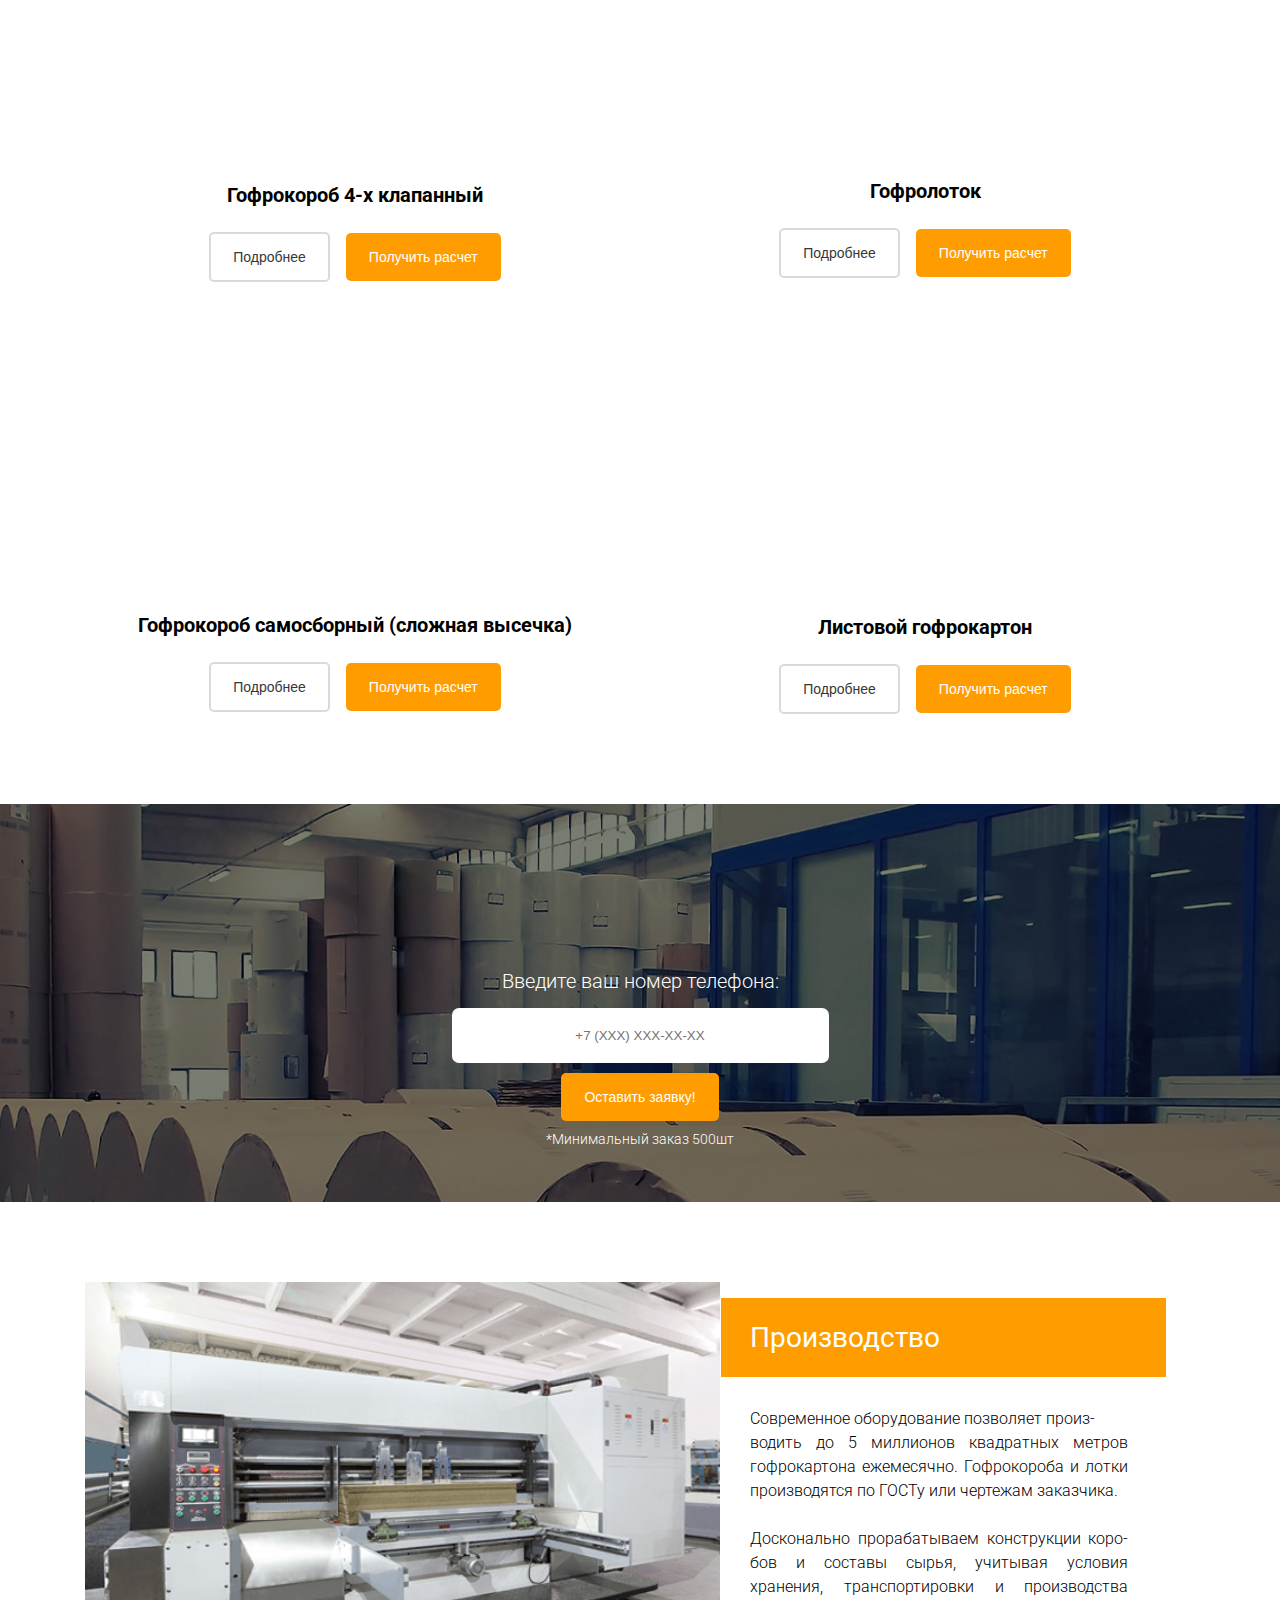
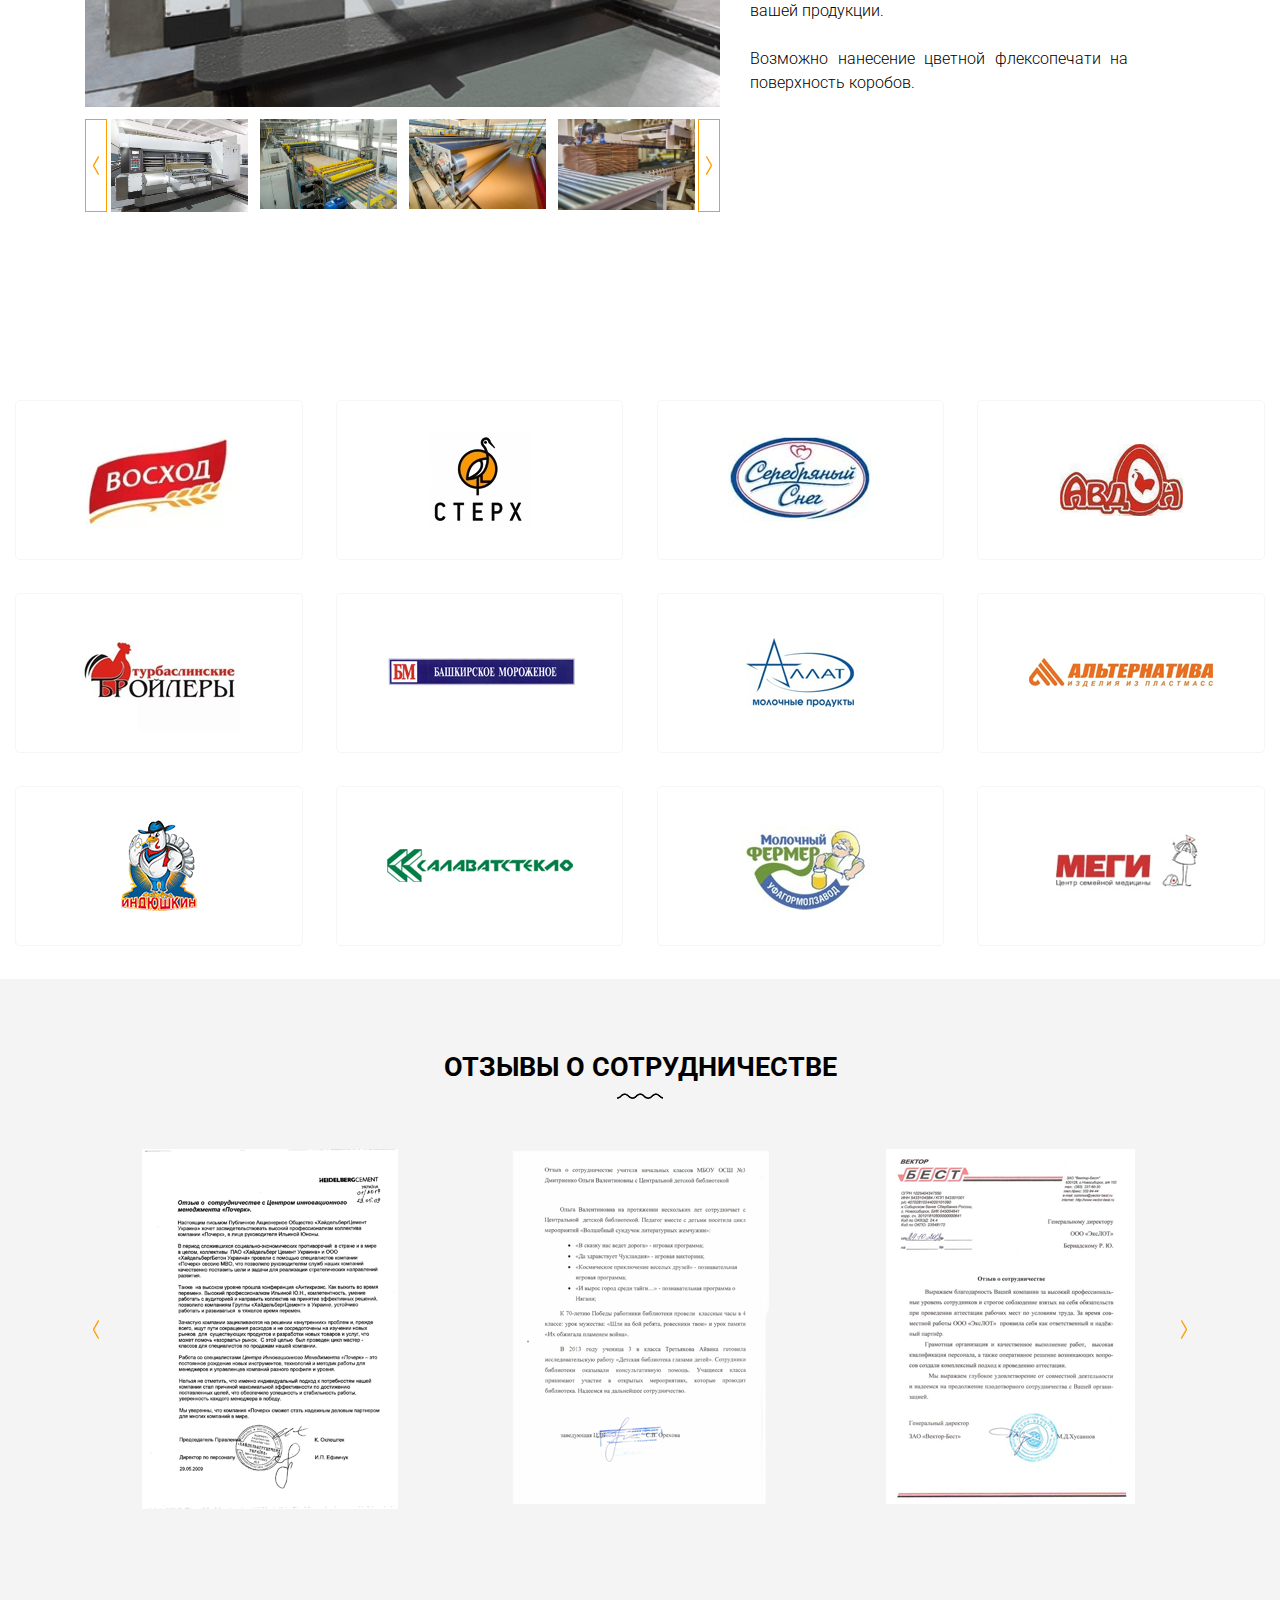
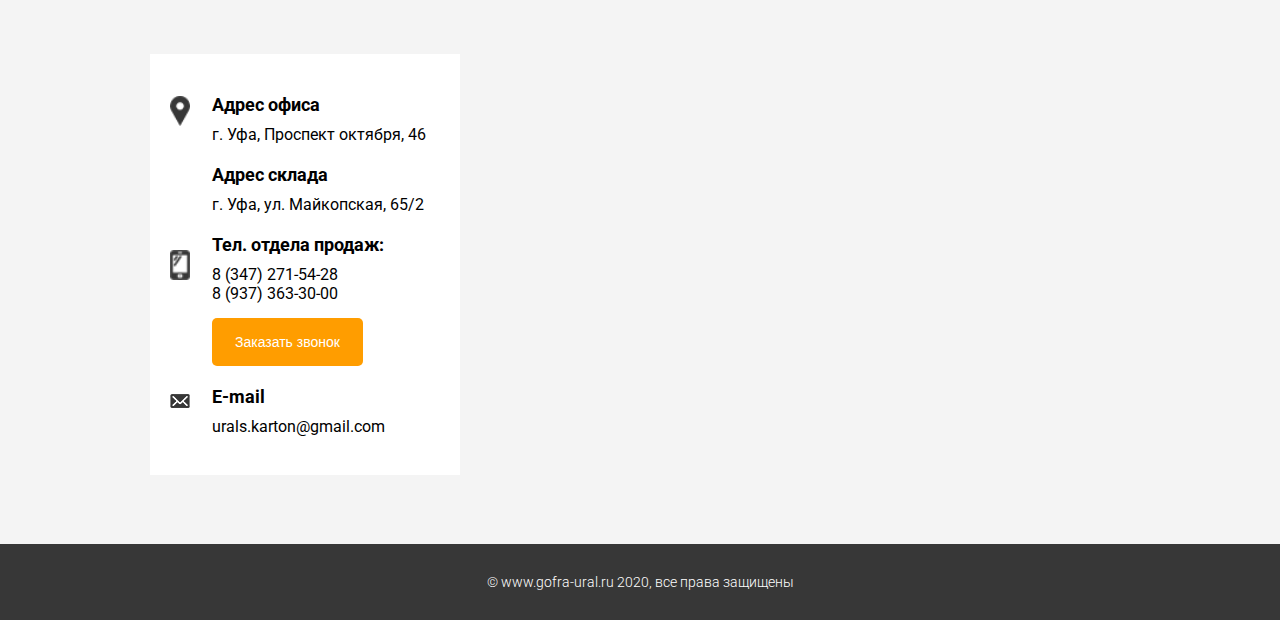
<file: dist-6/index.html>
<!DOCTYPE html>
<html lang="ru">
  <head>
    <!-- кодировка -->
    <meta charset="utf-8"/>
    <!-- мета тег для internet-explore -->
    <meta http-equiv="X-UA-Compatible" content="IE=edge"/>
    <!-- мета-тег для адаптивности -->
    <meta name="viewport" content="width=device-width, initial-scale=1"/>
	<!-- Индексация запрещена, переход по ссылкам запрещен: -->
    <meta name="robots" content="noindex, nofollow"/>
    <!-- мета теги для соц.сетей -->
    <meta property="og:url" content=""/>
    <meta property="og:type" content="website"/>
    <meta property="og:title" content="Добрый картон.Дешевые поставки"/>
    <meta property="og:image" content="img/Main-BG.jpg"/>
    <meta property="og:desciption" content="Закажите разработку сайта без посредников от 7990руб"/>
    <meta property="og:site name" content="Портфолио дизайнера верстальщика"/>
    <meta property="article:author" content="Алексей Павлютенков"/>
     <title>Добрый картон.Бесплатная доставка</title>
  
<!-- Yandex.Metrika counter -->
<script>
   (function(m,e,t,r,i,k,a){m[i]=m[i]||function(){(m[i].a=m[i].a||[]).push(arguments)};
   m[i].l=1*new Date();k=e.createElement(t),a=e.getElementsByTagName(t)[0],k.async=1,k.src=r,a.parentNode.insertBefore(k,a)})
   (window, document, "script", "https://mc.yandex.ru/metrika/tag.js", "ym");

   ym(65528551, "init", {
        clickmap:true,
        trackLinks:true,
        accurateTrackBounce:true,
        webvisor:true
   });
</script>
<noscript><div><img src="https://mc.yandex.ru/watch/65528551" style="position:absolute; left:-9999px;" alt="карта"></div></noscript>
<!-- /Yandex.Metrika counter -->


    <!-- Bootstrap CSS -->
    <link rel="stylesheet" href="css/bootstrap-grid.min.css" />
    <!-- fonts -->
    <link href="https://fonts.googleapis.com/css2?family=Roboto:wght@300;400;700;900&display=swap" rel="stylesheet" />
    <!-- library animation css -->
    <link rel="stylesheet" href="css/animate.compat.css" />
    <!--подключаю slick slider -->
    <link rel="stylesheet" href="slick/slick.css" />
    <link rel="stylesheet" href="slick/slick-theme.css" />
     <!-- style css -->
    <link rel="stylesheet" href="css/style.min.css" />
	<script src="https://api-maps.yandex.ru/2.1/?apikey=d7472aaa-1fca-42f3-9cab-1d7a6ad9138e&lang=ru_RU">
    </script>
     <!-- Фавиконка -->
  <!-- <link rel="shortcut icon" href="img/favicon.ico" type="image/x-icon"> -->

  </head>
  
<body>

<header class="header" id="header">
	
		<menu class="header-menu hidden-mobile">
			<li class="header-menu__li"><a href="page.html" target="_blank" class="header-menu__link">О компании</a></li>
			<li class="header-menu__li"><a href="#features" class="header-menu__link">преимущества</a></li>
			<li class="header-menu__li"><a href="#production" class="header-menu__link">производство</a></li>
			<li class="header-menu__li"><a href="page.html" target="_blank" class="header-menu__link">склад</a></li>
			<li class="header-menu__li"><a href="#products" class="header-menu__link">Продукция</a></li>
			<li class="header-menu__li"><a href="#clients" class="header-menu__link">наши клиенты</a></li>
			<li class="header-menu__li"><a href="page.html" target="_blank" class="header-menu__link">Сертификаты</a></li>
			<li class="header-menu__li"><a href="#feedback" class="header-menu__link">Отзывы</a></li>
			<li class="header-menu__li"><a href="#map" class="header-menu__link">контакты</a></li>
		</menu>
	<div class="container">
	  <div class="row align-items-center">
	    <div class="col-3 col-lg-5 col-md-2">
<!-- /mobile-menu -->
	    <a href="#" class="m-menu-link">
			<span></span>
		</a>
	<ul class="m-menu">
		<li class="m-menu__li"><a href="page.html" target="_blank" class="m-menu__link">О компании</a></li>
			<li class="m-menu__li"><a href="#features" class="m-menu__link">преимущества</a></li>
			<li class="m-menu__li"><a href="#production" class="m-menu__link">производство</a></li>
			<li class="m-menu__li"><a href="page.html" target="_blank" class="m-menu__link">склад</a></li>
			<li class="m-menu__li"><a href="#products" class="m-menu__link">Продукция</a></li>
			<li class="m-menu__li"><a href="#clients" class="m-menu__link">наши клиенты</a></li>
			<li class="m-menu__li"><a href="page.html" target="_blank" class="m-menu__link">Сертификаты</a></li>
			<li class="m-menu__li"><a href="#feedback" class="m-menu__link">Отзывы</a></li>
			<li class="m-menu__li"><a href="#map" class="m-menu__link">контакты</a></li>
			<li class="begin"><a href="#header">Вернуться в начало</a></li>
			<li class="close">Закрыть меню</li>
	</ul>
		<!-- /mobile-menu -->
	    <div class="header__logo">
	  
	    </div>
	    	 <!-- /.header__logo -->	
	    </div>
<!-- /.col-4 -->

	    <div class="col-9 col-lg-7 col-md-10">
	   <div class="header-contacts">
	  <div class="header-contacts__phones">
	  	 	<div class="header-contacts__phone">
	   	8 (347) 271-54-28
	   </div>
<!-- /.header-contacts__phone -->
	   	<div class="header-contacts__phone">
	   		8 (937) 363-30-00
	   	</div>
	  </div>
<!-- /.header-contacts__phone -->
<button class="header-contacts__button button animated tada
 delay-5s repeat-3 popup-btn">
	<img src="img/icon/call.png" alt="call">
	<span class="hidden-mobile">Заказать звонок</span>
</button>
<!-- /.header-contacts__button -->
	   </div>
	   <!-- /.header__contacts -->
	    </div>
 <!-- /.col-8 -->	   
	  </div>
	  <!-- /.row -->
	</div>
	<!-- /.container -->
</header>
<!-- /.header -->

<section class="main">
	<div class="container">
		<div class="row align-items-center">
			<div class="col-12 col-md-5">
				<div class="main-img animated zoomInDown delay-0.5s slow hidden-mobile">
					<img src="img/Main-img.png" alt="Главная">
				</div>
				<!-- /.main-img -->
			</div>
			<!-- /.col-5 -->
			<div class="col-12 col-md-7">
				<div class="main-text">
					<h1 class="main-text__title">Производство упаковки из гофрокартона</h1>
					<!-- /.main-text__title -->
					<div class="main-text__subtitle">с доставкой по всей России</div>
					<!-- /.main-text__subtitle -->
					<div class="main-text__form">
						<div class="form-title">
							Получите индивидуальное предложение
				на производство и поставку гофропродукции
				<span class="form-title__important">Образцы упаковки бесплатно!</span>
						</div>
						<!-- ./form-title -->
						<form action="#" class="form">
							<input class="form__input" type="tel" placeholder="Введите номер телефона">
							<button class="button button_big" type="submit">Оставить заявку!</button>
						</form>
						<small class="form__text-small">*Минимальный заказ 500шт</small>
					</div>
					<!-- /.main-text__form -->
				</div>
				<!-- /.main-text -->
			</div>
			<!-- /.col-7 -->
		</div>
		<!-- /.row -->
	</div>
	<!-- /.container -->
</section>
<!-- /.main -->

<div class="overlay">
	<div class="popup ">
		<div class="popup-close">&times;</div>
		<!-- /.popup-close -->
		<div class="popup-title">Форма обратной связи</div>
		<!-- /.popup-title -->
		<div class="popup-form">
			
			<form action="#" class="main-form">
				<div class="popup-form-header">
					Получите индивидуальное предложение
					<span>на производство и поставку изделий</span>
					<label for="phone" class="popup-form__label">Введите ваш номер телефона:</label>
					<input type="tel" class="popup-form__input" name="phone" required placeholder="+7 (XXX) XXX-XX-XX">
					<button class="button popup-form__btn">Оставить заявку!</button>
					<div class="popup-form__note">*Минимальный заказ 500шт</div>
				</div>
				<!-- /.popup-form-header -->
			</form>
            <!-- /main-form -->
		</div>
		<!-- /.popup-form -->
	</div>
	<!-- /.popup  -->
</div>
<!-- /.overlay -->

<section class="features" id="features">
	<div class="container">
		<div class="numbers">
			<div class="numbers-block">
				<div class="numbers-block__title">5 лет</div>
				<!-- /.numbers-block__title -->
				<div class="numbers-block__text">На рынке изделий из гофрокартона</div>
				<!-- /.numbers-block__text -->
			</div>
			<!-- /.numbers-block -->

			<div class="numbers-block">
				<div class="numbers-block__title">до 5 000 000 м<sup>2</sup></div>
				<!-- /.numbers-block__title -->
				<div class="numbers-block__text">Ежемесячный объем производства гофрокартона</div>
				<!-- /.numbers-block__text -->
			</div>
			<!-- /.numbers-block -->

			<div class="numbers-block">
				<div class="numbers-block__title">4 000 м<sup>2</sup></div>
				<!-- /.numbers-block__title -->
				<div class="numbers-block__text">Площадь склада</div>
				<!-- /.numbers-block__text -->
			</div>
			<!-- /.numbers-block -->
		</div>
		<!-- /.numbers -->

	<div class="features-blocks">
		<div class="features-block-1 wow fadeInUp" data-wow-delay="0.2s">
			<div class="features-block-1__img"><img src="img/icon/Layer-9.png" alt="Производство"></div>
			<!-- /.features-block-1__img -->
			<div class="features-block-1__text">
				<div class="features-block-1__title">Производство</div>
				<!-- /.features-block-1__title -->
				<div class="features-block-1__descr">4 технологические линии спо- собны выполнить любой заказ любой сложности</div>
				<!-- /.features-block-1__descr -->
			</div>
			<!-- /.features-block-1__text -->
		</div>
		<!-- /.features-block-1 -->
		
		<div class="features-block-1 wow fadeInUp" data-wow-delay="0.4s">
			<div class="features-block-1__img"><img src="img/icon/Layer-10.png" alt="Бесплатные образцы"></div>
			<!-- /.features-block-1__img -->
			<div class="features-block-1__text">
				<div class="features-block-1__title">Бесплатные образцы</div>
				<!-- /.features-block-1__title -->
				<div class="features-block-1__descr">Бесплатно делаем образцы гофроупаковки - это помогает заранее увидеть упаковку</div>
				<!-- /.features-block-1__descr -->
			</div>
			<!-- /.features-block-1__text -->
		</div>
		<!-- /.features-block-1 -->
		
		<div class="features-block-1 wow fadeInUp" data-wow-delay="0.6s">
			<div class="features-block-1__img"><img src="img/icon/Layer-11.png" alt="Стабильное качество"></div>
			<!-- /.features-block-1__img -->
			<div class="features-block-1__text">
				<div class="features-block-1__title">Стабильное качество</div>
				<!-- /.features-block-1__title -->
				<div class="features-block-1__descr">Собственная лаборатория кон- тролирует качество на каждом этапе производства</div>
				<!-- /.features-block-1__descr -->
			</div>
			<!-- /.features-block-1__text -->
		</div>
		<!-- /.features-block-1 -->
		
		<div class="features-block-1 wow fadeInUp" data-wow-delay="0.8s">
			<div class="features-block-1__img"><img src="img/icon/Layer-12.png" alt="Страховой запас"></div>
			<!-- /.features-block-1__img -->
			<div class="features-block-1__text">
				<div class="features-block-1__title">Страховой запас</div>
				<!-- /.features-block-1__title -->
				<div class="features-block-1__descr">Можем хранить запас гофро- продукции на своих складах и поставлять его партиями</div>
				<!-- /.features-block-1__descr -->
			</div>
			<!-- /.features-block-1__text -->
		</div>
		<!-- /.features-block-1 -->
		
		<div class="features-block-1 wow fadeInUp" data-wow-delay="1s">
			<div class="features-block-1__img"><img src="img/icon/Layer-13.png" alt="Флексопечать"></div>
			<!-- /.features-block-1__img -->
			<div class="features-block-1__text">
				<div class="features-block-1__title">Флексопечать</div>
				<!-- /.features-block-1__title -->
				<div class="features-block-1__descr">Возможно нанесение вашего  логотипа, текста или мани- пуляционных знаков</div>
				<!-- /.features-block-1__descr -->
			</div>
			<!-- /.features-block-1__text -->
		</div>
		<!-- /.features-block-1 -->
		
		<div class="features-block-1 wow fadeInUp" data-wow-delay="1.2s">
			<div class="features-block-1__img"><img src="img/icon/Layer-14.png" alt="Гидрофобные добавки"></div>
			<!-- /.features-block-1__img -->
			<div class="features-block-1__text">
				<div class="features-block-1__title">Гидрофобные добавки</div>
				<!-- /.features-block-1__title -->
				<div class="features-block-1__descr">На производстве реализована технология, которая позволяет гофрокартону стать прочнее</div>
				<!-- /.features-block-1__descr -->
			</div>
			<!-- /.features-block-1__text -->
		</div>
		<!-- /.features-block-1 -->
	</div>
	<!-- /.features-blocks -->
	</div>
	<!-- /.container -->
</section>
<!-- /.features -->

<section class="products" id="products">
	<div class="container">
		<h2 class="section-title wow backInLeft">Наша продукция</h2>
		<!-- /.section-title -->
		<div class="row">
			<div class="col-12 col-md-6">
				<div class="product-block">
					<img class="product-block__img wow zoomInDown" data-wow-delay="0.5s" src="img/box-1.png" alt="box-1">
					<div class="product-block__title">
					Гофрокороб 4-х клапанный</div>
					<!-- /.product-block__title -->
					<button class="button button-o">Подробнее</button>
					<button class="product-block__button button popup-btn">Получить расчет</button>
				</div>
				<!-- /.product-block -->
			</div>
			<!-- /.col-6 -->
			<div class="col-12 col-md-6">
				<div class="product-block">
					<img class="product-block__img wow zoomInDown" data-wow-delay="1s" src="img/box-2.png" alt="box-2">
					<div class="product-block__title">
					Гофролоток</div>
					<!-- /.product-block__title -->
					<button class="button button-o">Подробнее</button>
					<button class="product-block__button button popup-btn">Получить расчет</button>
				</div>
				<!-- /.product-block -->
			</div>
			<!-- /.col-6 -->
		</div>
		<!-- /.row -->
		
		<div class="row">
			<div class="col-12 col-md-6">
				<div class="product-block">
					<img class="product-block__img wow zoomInDown" data-wow-delay="1.3s" src="img/box-3.png" alt="box-1">
					<div class="product-block__title">
					Гофрокороб самосборный (сложная высечка)</div>
					<!-- /.product-block__title -->
					<button class="button button-o">Подробнее</button>
					<button class="product-block__button button popup-btn">Получить расчет</button>
				</div>
				<!-- /.product-block -->
			</div>
			<!-- /.col-6 -->
			<div class="col-12 col-md-6">
				<div class="product-block">
					<img class="product-block__img wow zoomInDown" data-wow-delay="1.6s" src="img/box-4.png" alt="box-2">
					<div class="product-block__title">Листовой гофрокартон</div>
					<!-- /.product-block__title -->
					<button class="button button-o">Подробнее</button>
					<button class="product-block__button button popup-btn">Получить расчет</button>
				</div>
				<!-- /.product-block -->
			</div>
			<!-- /.col-6 -->
		</div>
		<!-- /.row -->
	</div>
	<!-- /.container -->
</section>
<!-- /.products -->

<section class="give">
	<div class="container">
		<div class="offer">
			<div class="offer__text wow rotateInDownLeft" data-wow-delay="1s">Получите индивидуальное предложение<br><span class="offer__text_small">
на производство и поставку изделий</span>
			</div>
			<!-- /.offer__text -->

			<div class="offer-form">
				<div class="offer-form__text-small">Введите ваш номер телефона:</div>
				<!-- /.offer-form_text-small -->
				<form action="#">
					<input type="tel" class="offer-form__input" placeholder="+7 (XXX) XXX-XX-XX"><br>
					<button type="submit" class="button offer-form__btn">Оставить заявку!</button>
					<div class="offer-form__text-small_little">*Минимальный заказ 500шт</div>
					<!-- /.offer-form__text-small_little -->
				</form>
			</div>
			<!-- /.offer-form -->
		</div>
		<!-- /.offer -->
	</div>
	<!-- /.container -->
</section>
<!-- /.give -->

<section class="production" id="production">
	<div class="container">
		<div class="row">
			<div class="col-12 col-lg-7 order-last order-lg-first">
				<div class="production-slider_top hidden-mobile">
					<img src="img/slide-1.jpg" alt="slide-1">
					<img src="img/slide-2.jpg" alt="slide-2">
					<img src="img/slide-3.jpg" alt="slide-3">
					<img src="img/slide-4.jpg" alt="slide-4">
					<img src="img/slide-5.jpg" alt="slide-5">
					<img src="img/slide-6.jpg" alt="slide-6">
				</div>
				<!-- /.production-slider -->	
				<div class="production-slider_bottom">
					<img src="img/slide-1.jpg" alt="slide-1">
					<img src="img/slide-2.jpg" alt="slide-2">
					<img src="img/slide-3.jpg" alt="slide-3">
					<img src="img/slide-4.jpg" alt="slide-4">
					<img src="img/slide-5.jpg" alt="slide-5">
					<img src="img/slide-6.jpg" alt="slide-6">
				</div>
				<!-- /.production-slider -->
			</div>
			<!-- /.col-7 -->
			<div class="col-12 col-lg-5 order-first order-lg-last">
				<div class="production-text">
					<div class="production-text__title">Производство</div>
					<!-- /.production-text__title -->
					<div class="production-text__descr">Современное оборудование позволяет произ- 	<br>	
					 водить до 5 миллионов квадратных метров гофрокартона ежемесячно. Гофрокороба и лотки производятся по ГОСТу или чертежам заказчика. <br><br> Досконально прорабатываем конструкции коро- бов и составы сырья, учитывая условия хранения, транспортировки и производства вашей продукции. <br><br>
					Возможно нанесение цветной флексопечати на поверхность коробов.</div>
					<!-- /.production-text__descr -->
				</div>
				<!-- /.production-text -->
			</div>
			<!-- /.col-5 -->
		</div>
		<!-- /.row -->
	</div>
	<!-- /.container -->
</section>
<!-- /.production -->

<!-- секция клиенты запасная формула с оберткой wrap -->
<!-- section.clients>.container>.h2.section-title.wow.backInLeft{Наши клиенты}+.logo-icons>.logo-icon*12>.wrap>img[img/client-image/icon-$-hover-min.png][alt=icon-$].logo-icon__img|c -->

<section class="clients" id="clients">
	<div class="container-fluid">
		 		<div class="h2 section-title wow backInLeft">Наши клиенты</div>
		 		<!-- /.h2 section-title wow backInLeft -->
		 		<div class="logo-icons">
		 			<div class="logo-icon logo-icon__1"></div>
		 			<!-- /.logo-icon logo-icon_1 -->
		 			<div class="logo-icon logo-icon__2"></div>
		 			<!-- /.logo-icon logo-icon_2 -->
		 			<div class="logo-icon logo-icon__3"></div>
		 			<!-- /.logo-icon logo-icon_3 -->
		 			<div class="logo-icon logo-icon__4"></div>
		 			<!-- /.logo-icon logo-icon_4 -->
		 			<div class="logo-icon logo-icon__5"></div>
		 			<!-- /.logo-icon logo-icon_5 -->
		 			<div class="logo-icon logo-icon__6"></div>
		 			<!-- /.logo-icon logo-icon_6 -->
		 			<div class="logo-icon logo-icon__7"></div>
		 			<!-- /.logo-icon logo-icon_7 -->
		 			<div class="logo-icon logo-icon__8"></div>
		 			<!-- /.logo-icon logo-icon_8 -->
		 			<div class="logo-icon logo-icon__9"></div>
		 			<!-- /.logo-icon logo-icon_9 -->
		 			<div class="logo-icon logo-icon__10"></div>
		 			<!-- /.logo-icon logo-icon_10 -->
		 			<div class="logo-icon logo-icon__11"></div>
		 			<!-- /.logo-icon logo-icon_11 -->
		 			<div class="logo-icon logo-icon__12"></div>
		 			<!-- /.logo-icon logo-icon_12 -->
		 		</div>
		 		<!-- /.logo-icons -->
	</div>
	<!-- /.container -->
</section>
<!-- /.clients -->

<section class="feedback" id="feedback">
	<div class="container">
		<h2 class="section-title">Отзывы о сотрудничестве</h2>
		<!-- /.section-title -->
		<div class="feedback-slider">
			<div class="feeadback-slider__item"><img src="img/feedback/1.png" alt="feedback-1"></div>
			<!-- /.feeadback-slider__item -->
			<div class="feeadback-slider__item"><img src="img/feedback/2.png" alt="feedback-2"></div>
			<!-- /.feeadback-slider__item -->
			<div class="feeadback-slider__item"><img src="img/feedback/3.png" alt="feedback-3"></div>
			<!-- /.feeadback-slider__item -->
			<div class="feeadback-slider__item"><img src="img/feedback/1.png" alt="feedback-4"></div>
			<!-- /.feeadback-slider__item -->
			<div class="feeadback-slider__item"><img src="img/feedback/2.png" alt="feedback-5"></div>
			<!-- /.feeadback-slider__item -->
		</div>
		<!-- /.feedback-slider -->
	</div>
	<!-- /.container -->
</section>
<!-- /.feedback -->

<section class="mobile-block">
	<div class="container">
		<div class="mobile-block__div">
			<h2 class="mobile-block__main-title section-title">Контакты</h2>
		<div class="mobile-block__adress">
		<span class="mobile-block__title">Адрес офиса</span>
		г. Уфа, Проспект октября, 46	
		<span class="mobile-block__title">Адрес склада</span>
		г. Уфа, ул. Майкопская, 65/2	
		</div>
		<!-- /.contacts-block__adress -->
		<div class="mobile-block__phone">
		<span class="mobile-block__title">Тел. отдела продаж:</span>
		8 (347) 271-54-28 <br>
		8 (937) 363-30-00
		</div>
		<!-- /.contacts-block__phone -->
		<div class="mobile-block__cta">
			<button class="button popup-btn">Заказать звонок</button>
		</div>
		<!-- /.contacts-block__cta -->
		<div class="mobile-block__email">
		<span class="mobile-block__title">Е-mail</span>
		urals.karton@gmail.com
		</div>
		<!-- /.contacts-block__email -->
	</div>
	<!-- /.contacts-block -->
	</div>
</section>

<section class="contacts">
	<div id="map" class="map"></div>
	<div class="contacts-block hidden-mobile">
		<div class="contacts-block__icon">
			<img src="img/icon/map.png" alt="map">
			<img src="img/icon/telefon.png" alt="telefon">
			<img src="img/icon/message.png" alt="message">
		</div>
		<div class="contacts-block__adress">
		<span class="contacts-block__title">Адрес офиса</span>
		г. Уфа, Проспект октября, 46	
		<span class="contacts-block__title">Адрес склада</span>
		г. Уфа, ул. Майкопская, 65/2	
		</div>
		<!-- /.contacts-block__adress -->
		<div class="contacts-block__phone">
		<span class="contacts-block__title">Тел. отдела продаж:</span>
		8 (347) 271-54-28 <br>
		8 (937) 363-30-00
		</div>
		<!-- /.contacts-block__phone -->
		<div class="contacts-block__cta">
			<button class="button popup-btn">Заказать звонок</button>
		</div>
		<!-- /.contacts-block__cta -->
		<div class="contacts-block__email">
		<span class="contacts-block__title">Е-mail</span>
		urals.karton@gmail.com
		</div>
		<!-- /.contacts-block__email -->

	</div>
	<!-- /.contacts-block -->
</section>
<!-- /.contacts -->

<footer class="footer">
	<div class="footer__data">© www.gofra-ural.ru 2020, все права защищены</div>
</footer>

<!-- <script
  src="https://code.jquery.com/jquery-1.12.4.min.js"
  integrity="sha256-ZosEbRLbNQzLpnKIkEdrPv7lOy9C27hHQ+Xp8a4MxAQ="
  crossorigin="anonymous"></script> -->
<script src="js/jquery-3.5.1.slim.min.js"></script>
<!-- скрипт всплывающего окна -->
  <script>
  	$(document).ready(function(){
  	$('.popup-btn').on('click', function(){
  		$('.overlay').show()
  	});
  	$('.popup-close').on('click', function(){
  		$('.overlay').hide()
  	});
  		
  	});
  </script>
  <!-- скрипт мобильного меню -->
  <script>
  	$(document).ready(function(){
  		var link = $('.m-menu-link');
  		var link_active = $('.m-menu-link_active')
  		var menu = $('.m-menu')
  		var close = $('.close')

  		link.click(function() {
  			link.toggleClass('m-menu-link_active');
  			menu.toggleClass('m-menu-link_active');
  		});
  		link_active.click(function(){
  			link.removeClass('m-menu-link_active')
  			menu.removeClass('m-menu-link_active')
  		});
  		close.click(function(){
  			link.removeClass('m-menu-link_active')
  			menu.removeClass('m-menu-link_active')
  		});
  	});
  </script>

  <!-- подключаю slick slider к сайту -->
  <script src="slick/slick.min.js"></script>
	<script>
		$('.production-slider_top').slick({
			arrows: false,
			slidesToShow: 1,
			slidesToScroll: 1,
			asNavFor: '.production-slider_bottom'
		});
		$('.production-slider_bottom').slick({
			arrows: true,
			slidesToShow: 4,
			slidesToScroll: 1,
			responsive: [
    			{
      			breakpoint: 576,
      			settings: {
       			 slidesToShow: 1,
        			slidesToScroll: 1
      			}
    			}
  			],
			prevArrow: '<div class="slider-arrow slider-arrow_prod slider-arrow_left"></div>',
			nextArrow: '<div class="slider-arrow slider-arrow_prod slider-arrow_right"></div>',
			asNavFor: '.production-slider_top'
		});
		$('.feedback-slider').slick({
			slidesToShow: 3,
			slidesToScroll: 1,
			responsive: [
    			{
      			breakpoint: 576,
      			settings: {
       				slidesToShow: 1,
        			slidesToScroll: 1
      			}
    			},
    			{
      			breakpoint: 778,
      			settings: {
        			slidesToShow: 1,
        			slidesToScroll: 1
      			}
    			},
    			{
      			breakpoint: 992,
      			settings: {
        			slidesToShow: 2,
        			slidesToScroll: 1
      			}
    			},

  			],
			prevArrow: '<div class="slider-arrow slider-arrow_feedback slider-arrow_left"></div>',
			nextArrow: '<div class="slider-arrow slider-arrow_feedback slider-arrow_right"></div>'
		});
	</script>
  <!-- библиотека помогающая проигрывать анимацию когда до нее дойдет пользователь -->
 <script src="js/wow.min.js"></script>
              <script>
              new WOW().init();
              </script>
              <!-- скрипт активирующий эту библиотеку -->

<!-- скрипт яндекс карт -->
              <script>
              	ymaps.ready(function () {
    	var myMap = new ymaps.Map('map', {
            center: [54.752656, 56.002053],
            zoom: 16
        }, {
            searchControlProvider: 'yandex#search'
        }),


        // Создаём макет содержимого.
        MyIconContentLayout = ymaps.templateLayoutFactory.createClass(
            '<div style="color: #FFFFFF; font-weight: bold;">$[properties.iconContent]</div>'
        ),

        myPlacemark = new ymaps.Placemark(myMap.getCenter(), {
            hintContent: 'Мой значок метки',
            balloonContent: 'Метка Добрый Картон'
        }, {
            // Опции.
            // Необходимо указать данный тип макета.
            iconLayout: 'default#image',
            // Своё изображение иконки метки.
            iconImageHref: 'img/icon/logo.png',
            // Размеры метки.
            iconImageSize: [101, 41],
            // Смещение левого верхнего угла иконки относительно
            // её "ножки" (точки привязки).
            iconImageOffset: [-50, -41]
        });

    myMap.behaviors.disable('scrollZoom');
    myMap.geoObjects
        .add(myPlacemark);
});
              </script>

</body>
</html>
</file>
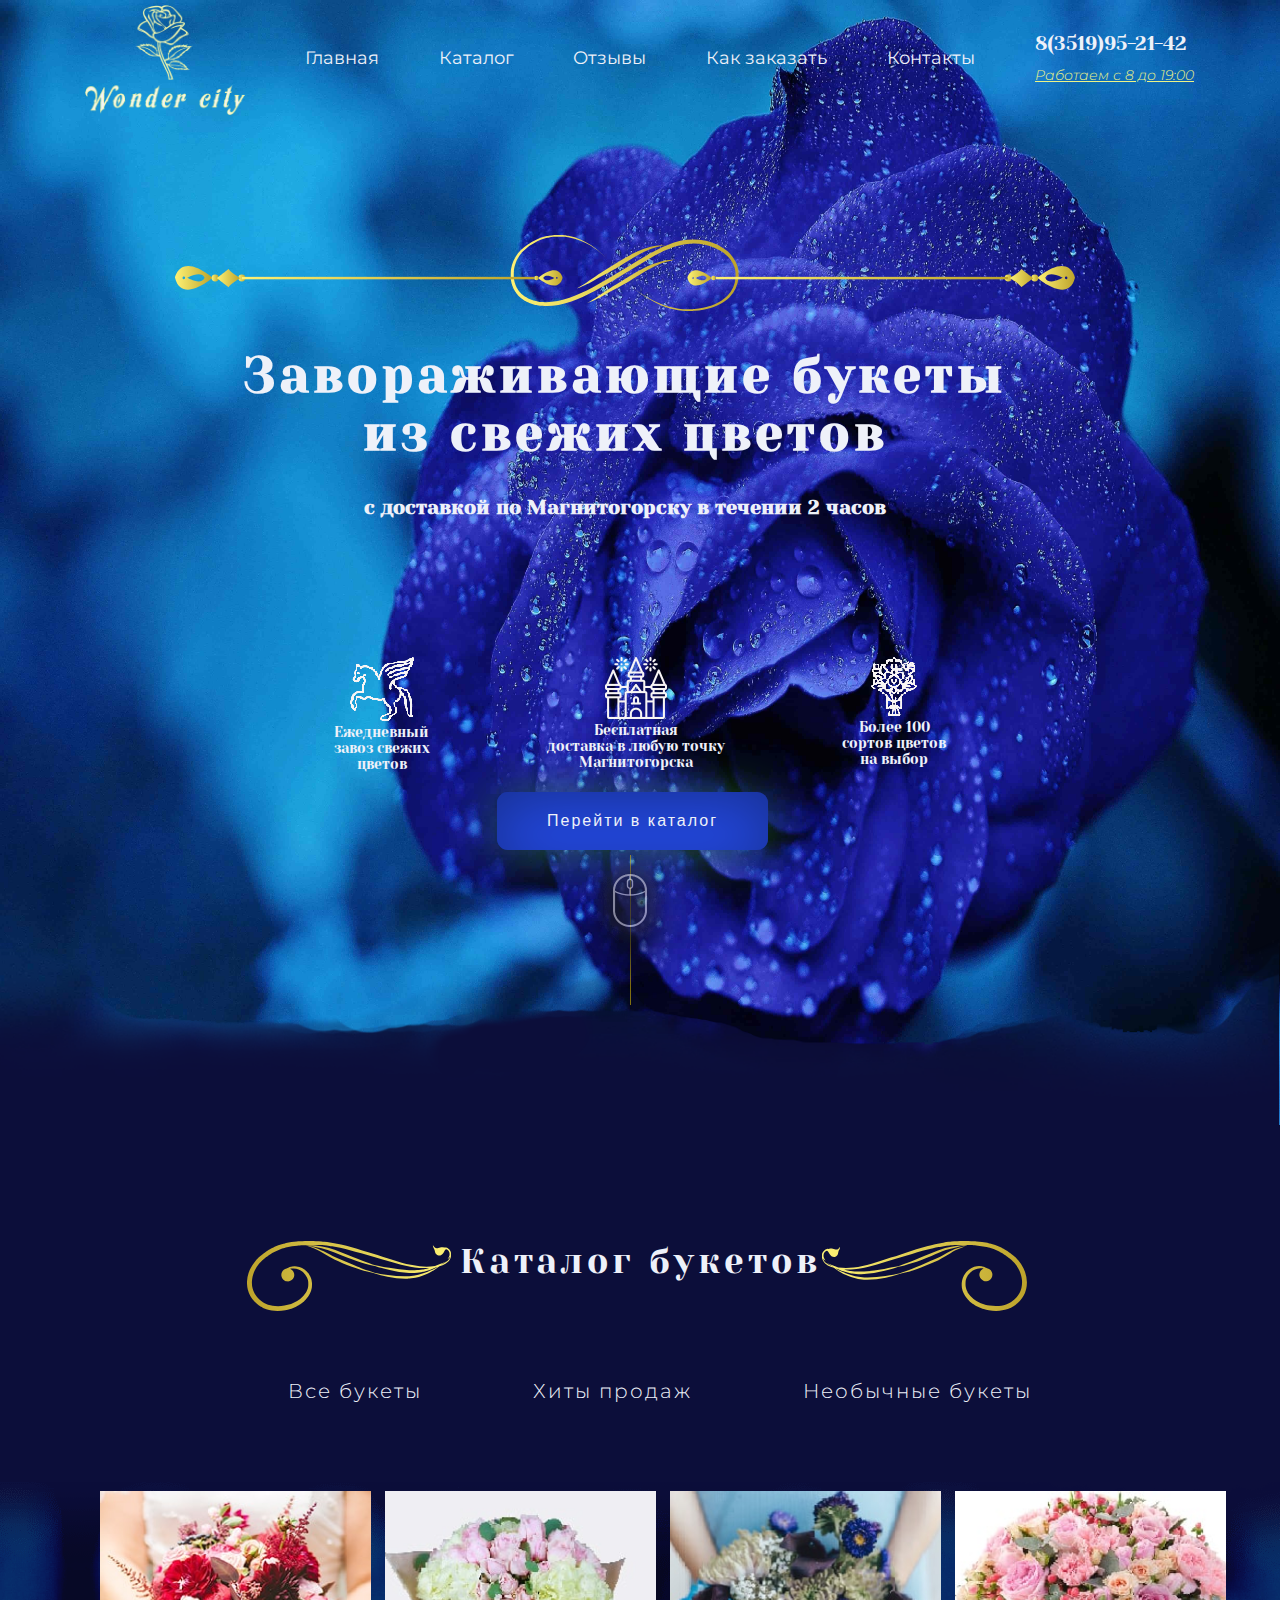
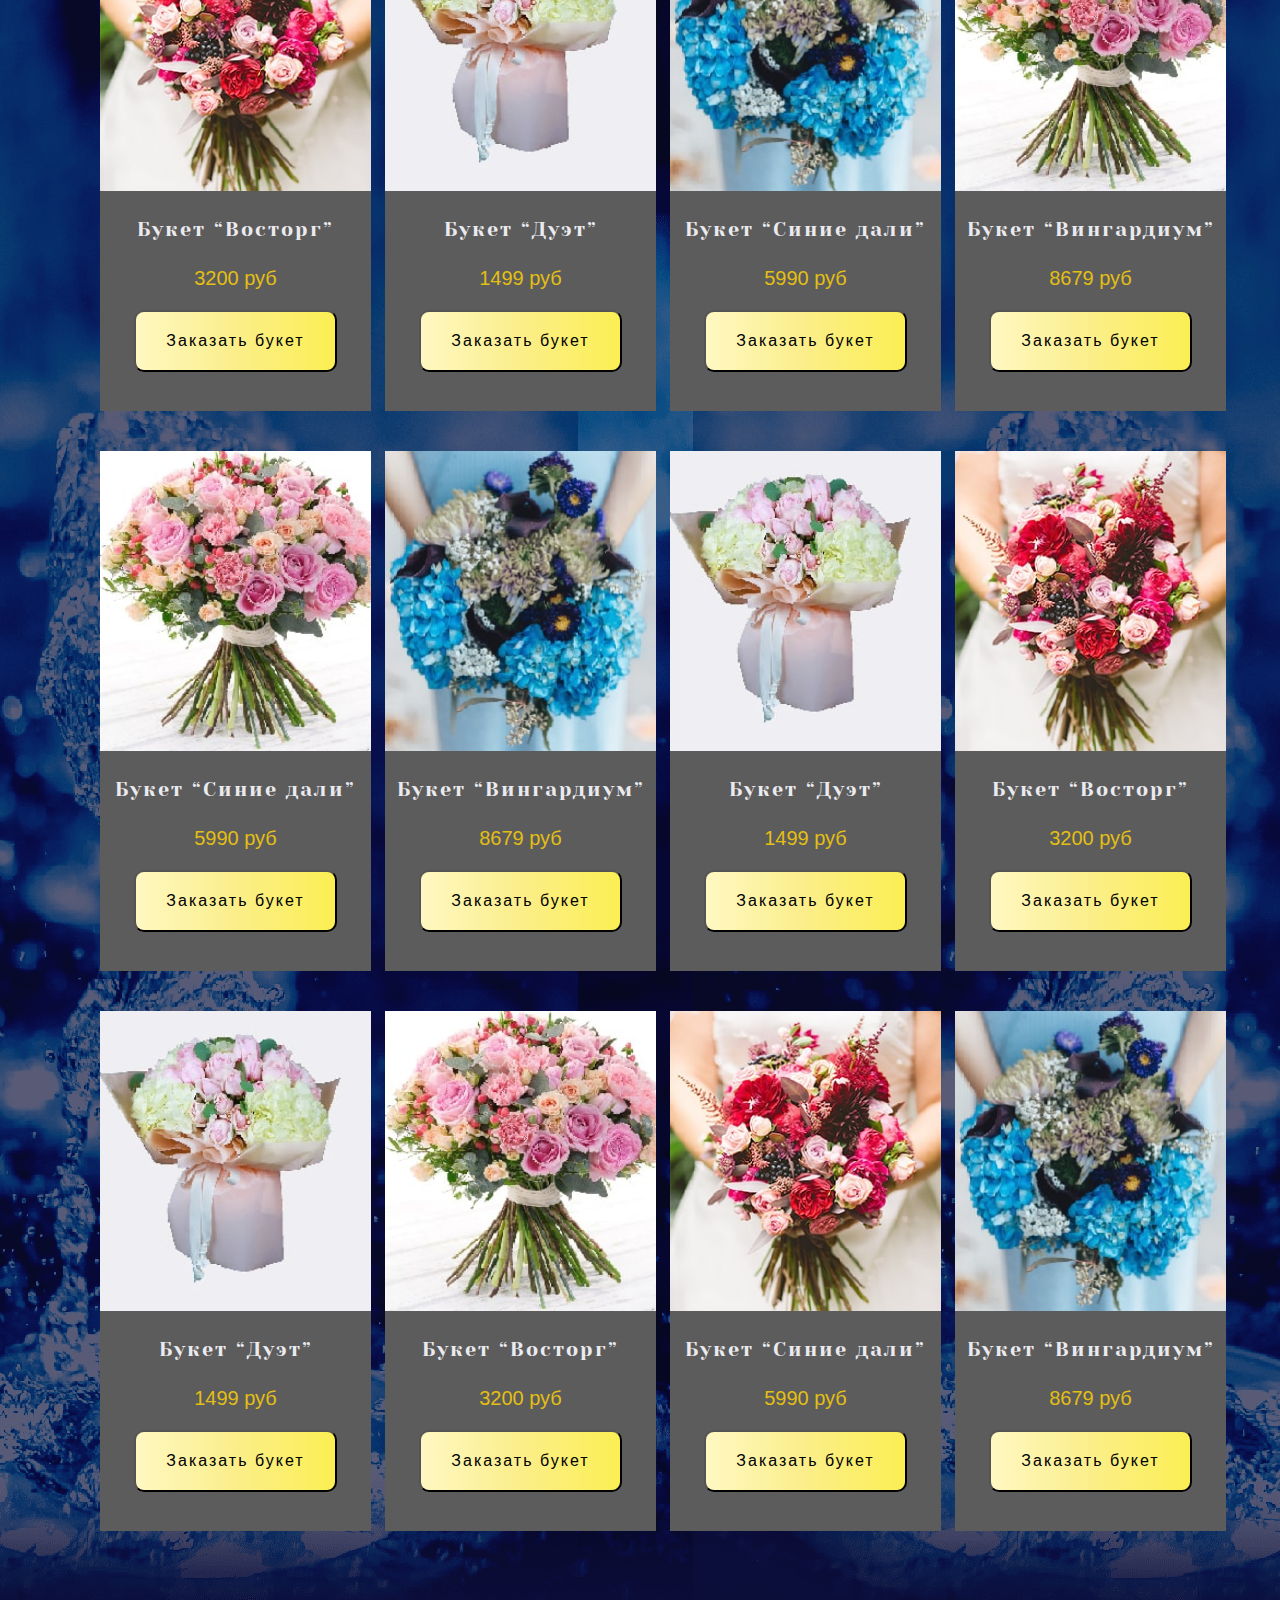
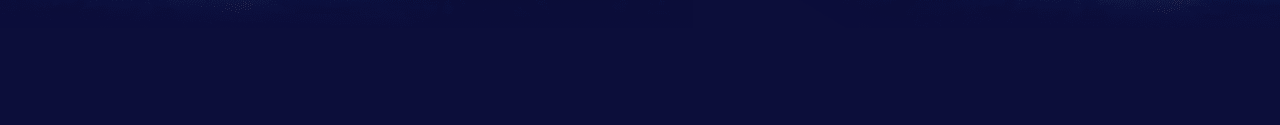
<file: dist-7/index.html>
<!DOCTYPE html>
<html lang="ru">
  <head>
    <!-- кодировка -->
    <meta charset="utf-8" />
    <!-- мета тег для internet-explore -->
    <meta name="description" content="У нас вы можете купить букет из роз,букет из хризантем,букет из ромаше, с доставкой на дом">
    <meta http-equiv="X-UA-Compatible" content="IE=edge" />
     <!--   Запрет на кэширование браузером и прокси-сервером -->
    <meta http-equiv="Cache-Control" content="no-cache" />
    <!-- мета-тег для адаптивности -->
    <meta name="viewport" content="width=device-width, initial-scale=1" />
  <!-- Индексация разрешена, переход по ссылкам запрещен: -->
    <meta name="robots" content="noindex, nofollow" />
    <!-- разметка open graph -->
    <meta property="og:url" content="" />
    <meta property="og:type" content="website" />
    <meta property="og:title" content="Профессиональные флористические букеты из свежих цветов" />
    <meta property="og:image" content="img/vk_img.jpg" />
    <meta property="og:desciption" content="Закажите букеты любой сложности из свежих цветов в нашем магазине" />
    <meta property="og:site name" content="Wonder-city" />
    <meta property="article:author" content="Алексей Павлютенков" />
    <title>Интернет магазин Wonder city</title>
    <!-- все ссылки будут открываться в новой вкладке -->
    <!-- <base target="_blank">  -->
    <!-- Bootstrap CSS -->
    <link rel="stylesheet" href="css/bootstrap-grid.min.css" />
    <!-- шрифты -->
  <link href="https://fonts.googleapis.com/css2?family=Montserrat:wght@300;400&family=Yeseva+One&display=swap" rel="stylesheet">
    <!-- Таблица стилей -->
    <link rel="stylesheet" href="css/style.min.css" />
     <!-- Фавиконка -->
  <link rel="shortcut icon" href="img/favicon.ico" type="image/x-icon" />

  </head>
  <body>
    
<header class="header bg-after">
	<div class="container">
	  <div class="row align-items-center">
	    <div class="col-2">
	    <div class="header__logo">
	    	<a href="#"><img class="header__logo_gold" src="img/section1-3/logo-min.png" alt="logo-rose"></a>
	    </div>
      <!-- /header__logo -->
	    </div>
	    <!-- /.col-4 -->
	    <div class="col-8">
	    	
	<nav class="header-menu">
		    <ul class="header-menu__ul">
	    	<li class="header-menu__li"><a href="#" class="header-menu__link">Главная</a></li>
	    	<li class="header-menu__li"><a href="#" class="header-menu__link">Каталог</a></li>
	    	<li class="header-menu__li"><a href="#" class="header-menu__link">Отзывы</a></li>
	    	<li class="header-menu__li"><a href="#" class="header-menu__link">Как заказать</a></li>
	    	<li class="header-menu__li"><a href="#" class="header-menu__link">Контакты</a></li>
	    </ul>
	</nav>
<!-- меню -->
	    </div>
	    <!-- /.col-4 -->
	    <div class="col-2">
	   <div class="header-contact-block">
	   	<div class="header-contact-block__phone">
	   		8(3519)95-21-42
	   	</div>
<!-- /contact-block__phone -->
<div class="header-contact-block__work-time">
	Работаем с 8 до 19:00
</div>
<!-- /.contact-block__work-time -->
	   </div>
	   <!-- /contact-block -->
	    </div>
	    <!-- /.col-4 -->
	  </div>
	  <!-- /.row -->

  <div class="row align-items-center main-row">
    <div class="col-12">
      <div class="header-title">
      <div class="header-title__img"><img style="width: 900px;" src="img/section1-3/decor-1-min.svg" alt="Декор-1"></div>
      <!-- /.header-title__img -->
      <h1 class="header-title__title">Завораживающие букеты <br>
      из свежих цветов</h1>
      <!-- /.header-title__title -->
      <h3 class="header-title__subtitle">с доставкой по Магнитогорску
      в течении 2 часов</h3>
      <!-- /.header-title__subtitle -->
    </div>
    <!-- /.header-title -->
    </div>
    <!-- /col-12 -->
</div>
<!-- /.row -->

   <div class="row justify-content-center">
     <div class="col-8">
       <div class="slider">
     <div class="slider-block">
        <div class="slider-block__icon">
      <img src="img/section1-3/icon-1-min.png" alt="Ежедневный завоз" class="icon-1"><br>
  <span class="header-icon__descr">Ежедневный <br> завоз свежих <br> цветов 
  </span>
    </div>
     </div>
     <!-- /.slider-block -->

   <div class="slider-block">
     <div class="slider-block__icon">
      <img src="img/section1-3/icon-2-min.png" alt="Бесплатная доставка" class="icon-2"><br>
  <span class="header-icon__descr">Бесплатная<br> доставка в любую точку<br> Магнитогорска
  </span>
   </div>
   </div>
   <!-- /.slider-block -->

  <div class="slider-block">
     <div class="slider-block__icon">
      <img src="img/section1-3/icon-3-min.png" alt="Более 100 сортов цветов" class="icon-3"><br>
    <span class="header-icon__descr">Более 100 <br> сортов цветов <br> на выбор
    </span>
   </div>
  </div>
  <!-- /.slider-block -->

   </div>
   <!-- /.slider -->
     </div>
     <!-- /.col-6 -->
   </div>
   <!-- /.row -->

 <div class="header-button">
      <button class="button_blue">
Перейти в каталог</button>
 </div>

<div class="line"></div>
<div class="mouse">
  <img src="img/section1-3/mouse-min.png" alt="мышка">
</div>

	</div>
	<!-- /.container -->
</header>

<section class="catalog-flower section-padding">
  <h2 class="section-title">Каталог букетов</h2>
  <div class="catalog-flower__menu">
    <ul class="catalog-flower__ul">
      <li class="catalog-flower__li">Все букеты</li>
      <!-- /.catalog-flower__li -->
      <li class="catalog-flower__li">Хиты продаж</li>
      <!-- /.catalog-flower__li -->
      <li class="catalog-flower__li">Необычные букеты</li>
      <!-- /.catalog-flower__li -->
    </ul>
    <!-- /.catalog-flower__ul -->
  </div>
  <!-- /.catalog-flower__menu -->
 <div class="flowers">
    <div class="container">
    <div class="row">
      <div class="col-3">
        <div class="bouquet-card">
        <div class="img-wrap">
          <img src="img/section1-3/flower-1-min.jpg" alt="1-букет из цветов" class="bouquet-card__img">
        </div>
        <!-- /img-wrap -->
          <h4 class="bouquet-card__title"> Букет “Восторг”</h4>
          <!-- /.bouquet-card__title -->
          <div class="bouquet-card__price">3200 руб</div>
          <!-- /.bouquet-card__price -->
          <button class="bouquet-card__button button_yellow">Заказать букет</button>
        </div>
        <!-- /.bouquet-card -->
      </div>
      <!-- /.col-3 -->
      <div class="col-3">
        <div class="bouquet-card">
        <div class="img-wrap">
          <img src="img/section1-3/flower-2-min.jpg" alt="2-букет из цветов" class="bouquet-card__img">
        </div>
        <!-- /img-wrap -->
          <h4 class="bouquet-card__title">Букет “Дуэт”</h4>
          <!-- /.bouquet-card__title -->
          <div class="bouquet-card__price">1499 руб</div>
          <!-- /.bouquet-card__price -->
          <button class="bouquet-card__button button_yellow">Заказать букет</button>
        </div>
        <!-- /.bouquet-card -->
      </div>
      <!-- /.col-3 -->
      <div class="col-3">
        <div class="bouquet-card">
        <div class="img-wrap">
          <img src="img/section1-3/flower-3-min.jpg" alt="3-букет из цветов" class="bouquet-card__img">
        </div>
        <!-- /img-wrap -->
          <h4 class="bouquet-card__title">Букет “Синие дали”</h4>
          <!-- /.bouquet-card__title -->
          <div class="bouquet-card__price">5990 руб</div>
          <!-- /.bouquet-card__price -->
          <button class="bouquet-card__button button_yellow">Заказать букет</button>
        </div>
        <!-- /.bouquet-card -->
      </div>
      <!-- /.col-3 -->
      <div class="col-3">
        <div class="bouquet-card">
        <div class="img-wrap">
          <img src="img/section1-3/flower-4-min.jpg" alt="4-букет из цветов" class="bouquet-card__img">
        </div>
        <!-- /img-wrap -->
          <h4 class="bouquet-card__title"> Букет “Вингардиум”</h4>
          <!-- /.bouquet-card__title -->
          <div class="bouquet-card__price">8679 руб</div>
          <!-- /.bouquet-card__price -->
          <button class="bouquet-card__button button_yellow">Заказать букет</button>
        </div>
        <!-- /.bouquet-card -->
      </div>
      <!-- /.col-3 -->
    </div>
    <!-- /.row -->
    <div class="row">
      <div class="col-3">
        <div class="bouquet-card">
        <div class="img-wrap">
          <img src="img/section1-3/flower-4-min.jpg" alt="1-букет из цветов" class="bouquet-card__img">
        </div>
        <!-- /img-wrap -->
          <h4 class="bouquet-card__title">Букет “Синие дали”</h4>
          <!-- /.bouquet-card__title -->
          <div class="bouquet-card__price">5990 руб</div>
          <!-- /.bouquet-card__price -->
          <button class="bouquet-card__button button_yellow">Заказать букет</button>
        </div>
        <!-- /.bouquet-card -->
      </div>
      <!-- /.col-3 -->
      <div class="col-3">
        <div class="bouquet-card">
        <div class="img-wrap">
          <img src="img/section1-3/flower-3-min.jpg" alt="2-букет из цветов" class="bouquet-card__img">
        </div>
        <!-- /img-wrap -->
          <h4 class="bouquet-card__title">Букет “Вингардиум”</h4>
          <!-- /.bouquet-card__title -->
          <div class="bouquet-card__price">8679 руб</div>
          <!-- /.bouquet-card__price -->
          <button class="bouquet-card__button button_yellow">Заказать букет</button>
        </div>
        <!-- /.bouquet-card -->
      </div>
      <!-- /.col-3 -->
      <div class="col-3">
        <div class="bouquet-card">
        <div class="img-wrap">
          <img src="img/section1-3/flower-2-min.jpg" alt="3-букет из цветов" class="bouquet-card__img">
        </div>
        <!-- /img-wrap -->
          <h4 class="bouquet-card__title"> Букет “Дуэт”</h4>
          <!-- /.bouquet-card__title -->
          <div class="bouquet-card__price">1499 руб</div>
          <!-- /.bouquet-card__price -->
          <button class="bouquet-card__button button_yellow">Заказать букет</button>
        </div>
        <!-- /.bouquet-card -->
      </div>
      <!-- /.col-3 -->
      <div class="col-3">
        <div class="bouquet-card">
        <div class="img-wrap">
          <img src="img/section1-3/flower-1-min.jpg" alt="4-букет из цветов" class="bouquet-card__img">
        </div>
        <!-- /img-wrap -->
          <h4 class="bouquet-card__title">Букет “Восторг”</h4>
          <!-- /.bouquet-card__title -->
          <div class="bouquet-card__price"> 3200 руб</div>
          <!-- /.bouquet-card__price -->
          <button class="bouquet-card__button button_yellow">Заказать букет</button>
        </div>
        <!-- /.bouquet-card -->
      </div>
      <!-- /.col-3 -->
    </div>
    <!-- /.row -->
    <div class="row">
      <div class="col-3">
        <div class="bouquet-card">
        <div class="img-wrap">
          <img src="img/section1-3/flower-2-min.jpg" alt="1-букет из цветов" class="bouquet-card__img">
        </div>
        <!-- /img-wrap -->
          <h4 class="bouquet-card__title">Букет “Дуэт”</h4>
          <!-- /.bouquet-card__title -->
          <div class="bouquet-card__price">1499 руб</div>
          <!-- /.bouquet-card__price -->
          <button class="bouquet-card__button button_yellow">Заказать букет</button>
        </div>
        <!-- /.bouquet-card -->
      </div>
      <!-- /.col-3 -->
      <div class="col-3">
        <div class="bouquet-card">
        <div class="img-wrap">
          <img src="img/section1-3/flower-4-min.jpg" alt="2-букет из цветов" class="bouquet-card__img">
        </div>
        <!-- /img-wrap -->
          <h4 class="bouquet-card__title">Букет “Восторг”</h4>
          <!-- /.bouquet-card__title -->
          <div class="bouquet-card__price"> 3200 руб</div>
          <!-- /.bouquet-card__price -->
          <button class="bouquet-card__button button_yellow">Заказать букет</button>
        </div>
        <!-- /.bouquet-card -->
      </div>
      <!-- /.col-3 -->
      <div class="col-3">
        <div class="bouquet-card">
        <div class="img-wrap">
          <img src="img/section1-3/flower-1-min.jpg" alt="3-букет из цветов" class="bouquet-card__img">
        </div>
        <!-- /img-wrap -->
          <h4 class="bouquet-card__title">Букет “Синие дали”</h4>
          <!-- /.bouquet-card__title -->
          <div class="bouquet-card__price">5990 руб</div>
          <!-- /.bouquet-card__price -->
          <button class="bouquet-card__button button_yellow">Заказать букет</button>
        </div>
        <!-- /.bouquet-card -->
      </div>
      <!-- /.col-3 -->
      <div class="col-3">
        <div class="bouquet-card">
        <div class="img-wrap">
          <img src="img/section1-3/flower-3-min.jpg" alt="4-букет из цветов" class="bouquet-card__img">
        </div>
        <!-- /img-wrap -->
          <h4 class="bouquet-card__title"> Букет “Вингардиум”</h4>
          <!-- /.bouquet-card__title -->
          <div class="bouquet-card__price">8679 руб</div>
          <!-- /.bouquet-card__price -->
          <button class="bouquet-card__button button_yellow">Заказать букет</button>
        </div>
        <!-- /.bouquet-card -->
      </div>
      <!-- /.col-3 -->
    </div>
    <!-- /.row -->
  </div>
  <!-- /.container -->
 </div>
 <!-- /.flowers -->
</section>
<!-- /.catalog-flower -->











<script src="js/jquery-3.5.1.min.js"></script>
  </body>
</html>
</file>
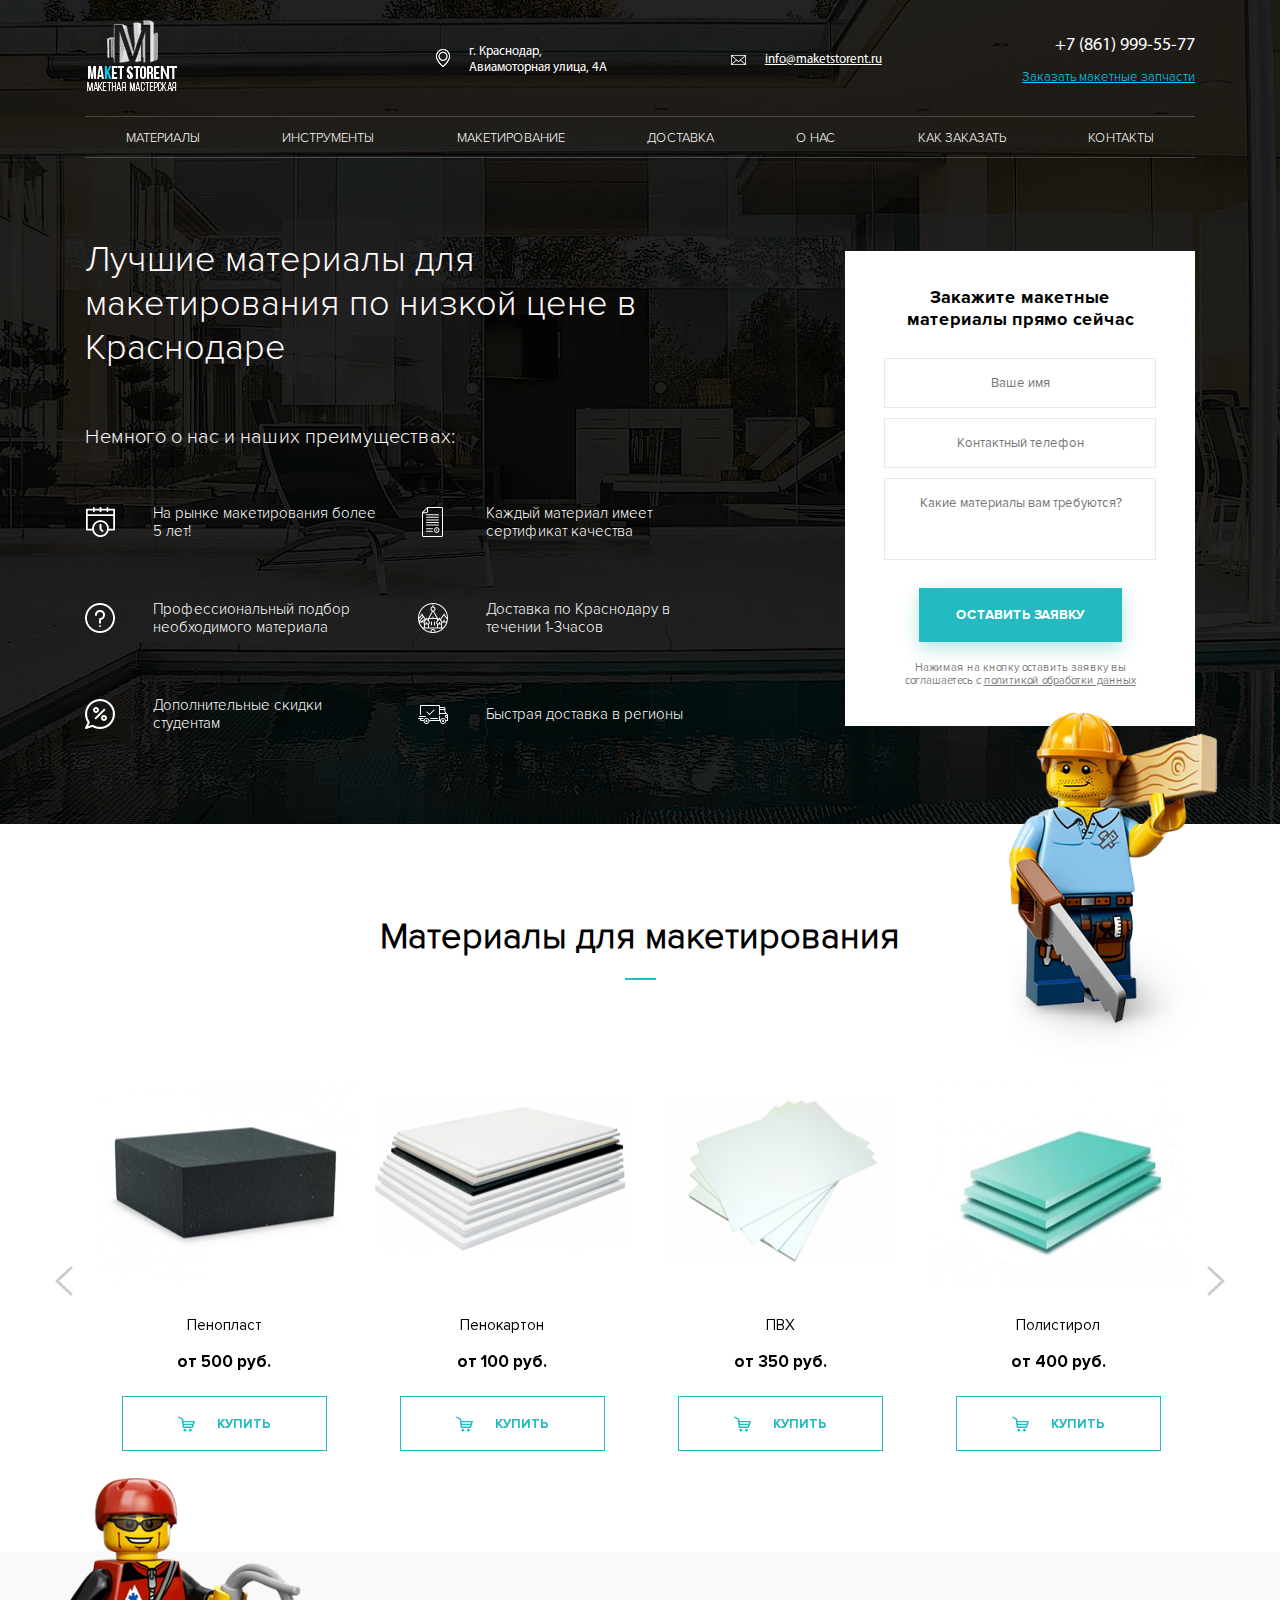
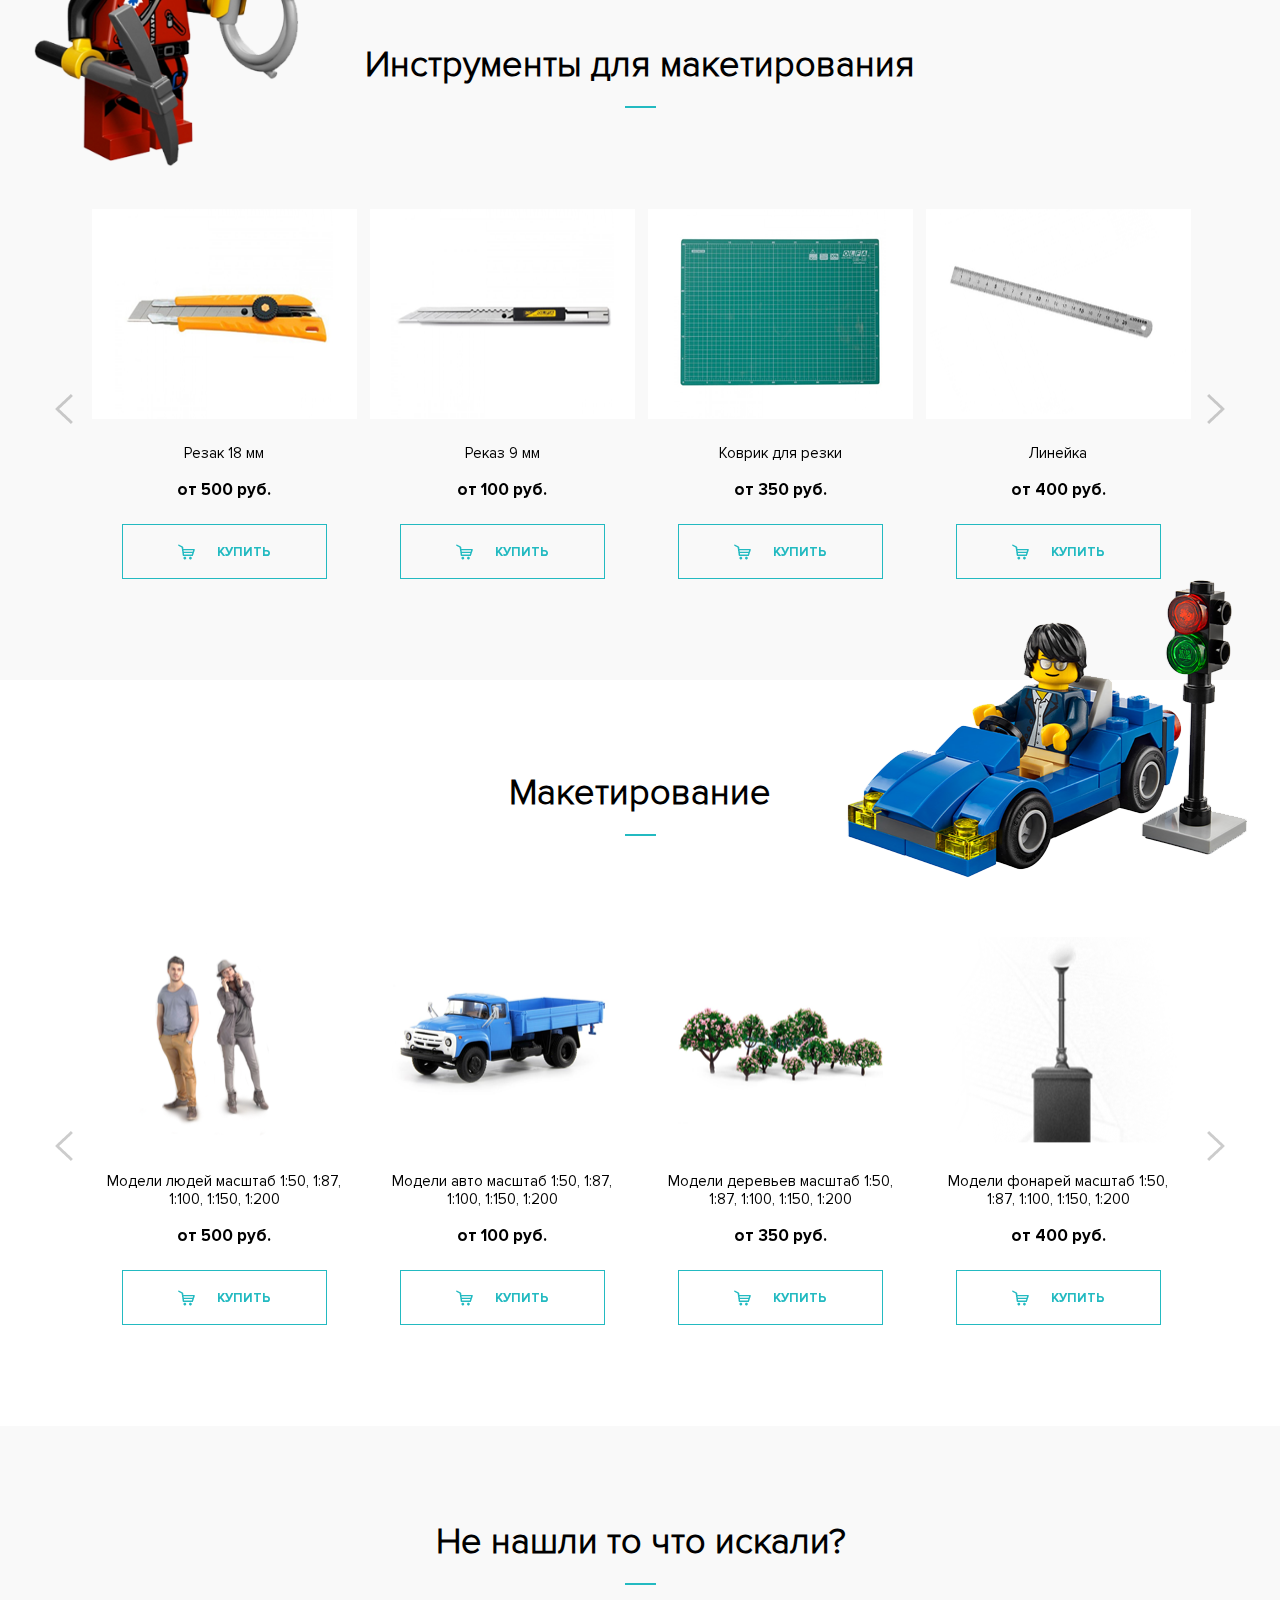
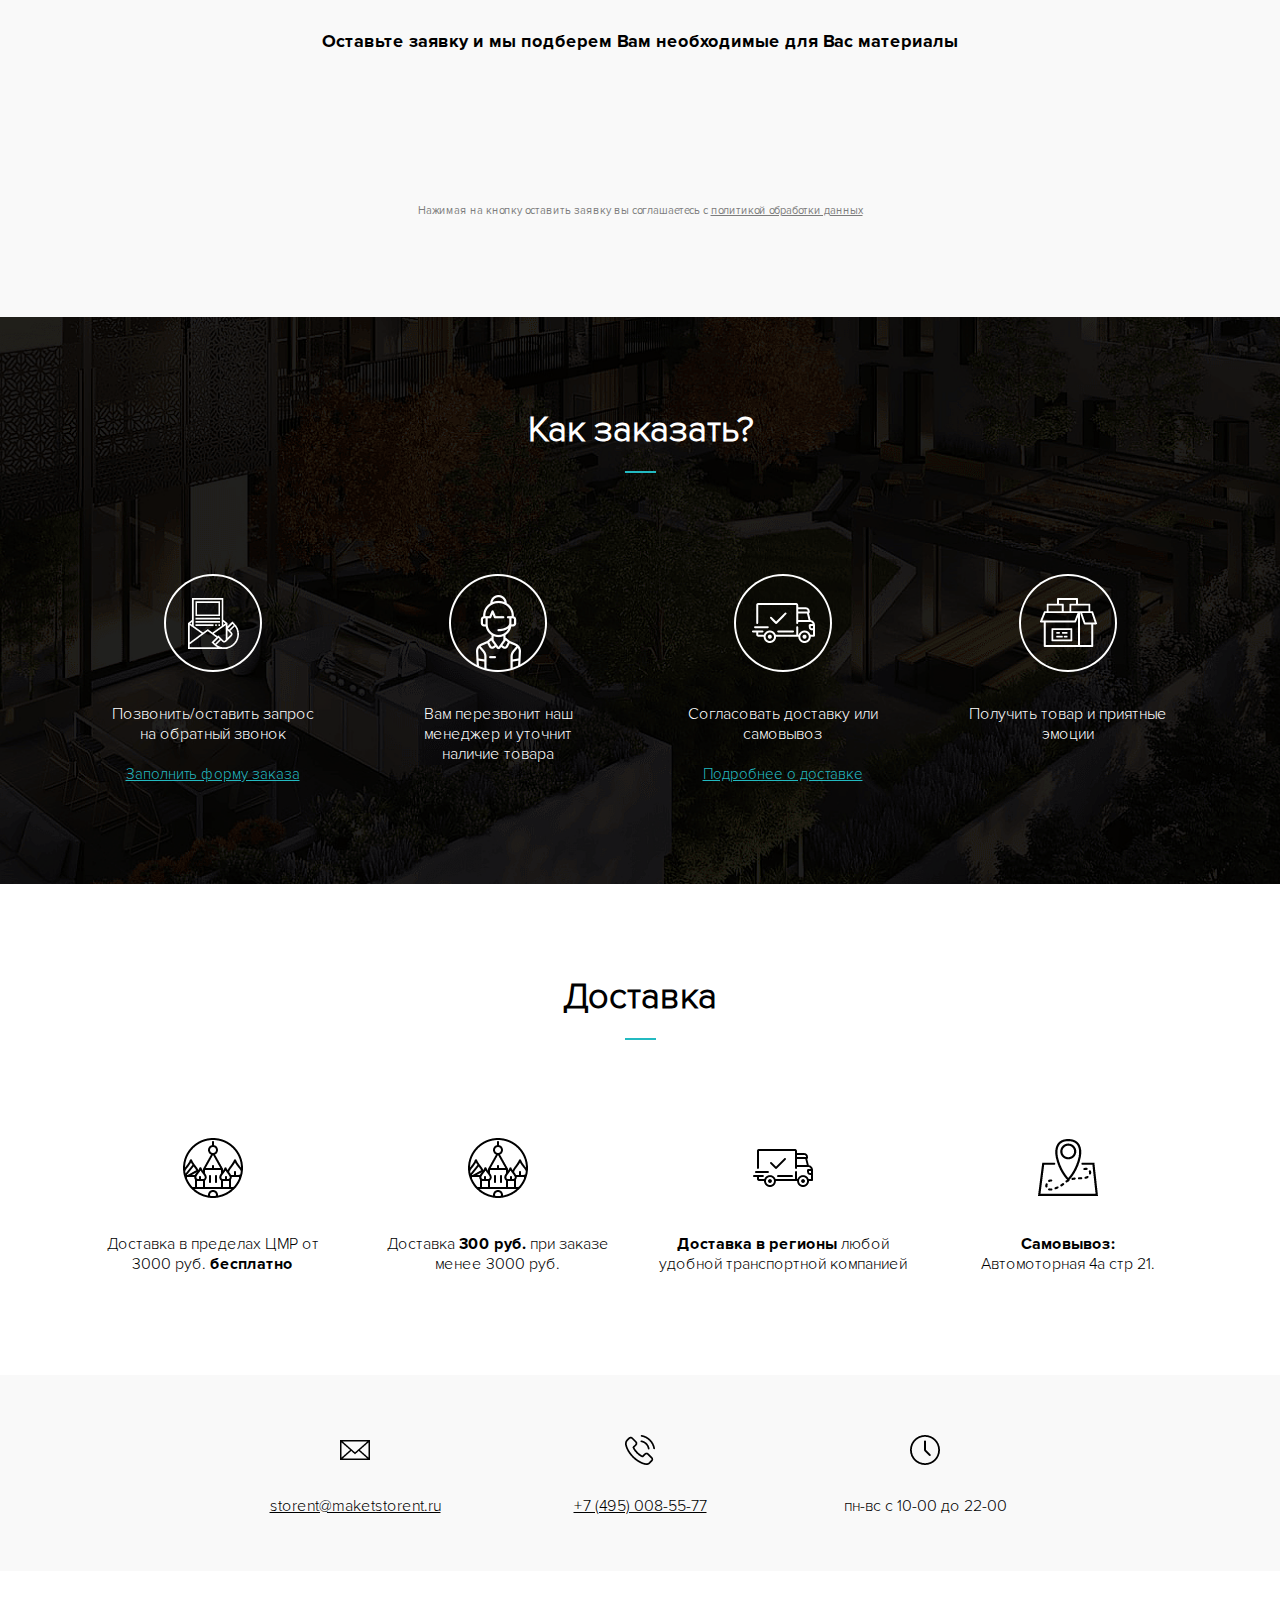
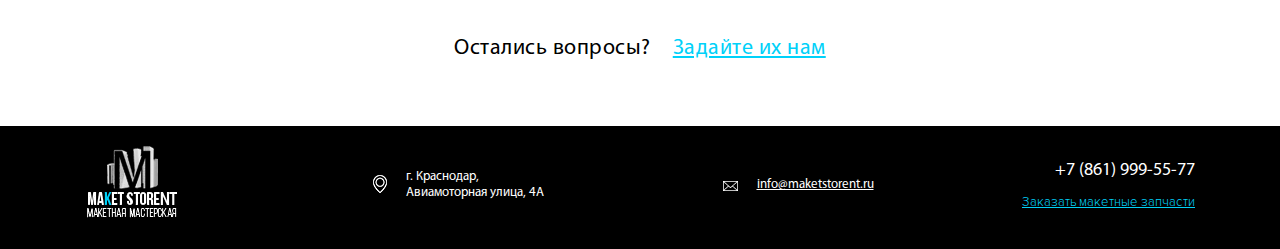
<file: dist-8/index.html>
<!DOCTYPE html>
<html lang="ru">
	<head>
		<meta charset="utf-8">
		<meta name="viewport" content="width=device-width, initial-scale=1, shrink-to-fit=no">
		<link rel="icon" href="img/favicon.png">
		<title>Макетная мастерская</title>

		<link rel="stylesheet" href="slick/slick.css">
		<link rel="stylesheet" href="slick/slick-theme.css">
		<!-- Анимация -->
		<link href="css/animate.css" rel="stylesheet">
		<!-- Bootstrap core CSS -->
		<link href="css/bootstrap-grid.min.css" rel="stylesheet">
		<!-- Custom styles for this template -->
		<link href="css/style.css" rel="stylesheet">
	</head>
	
	<body class="body">
	<!-- Кнопка вызова меню -->
	<a class="menu-link">
		<span></span>
	</a>
	<!-- Хэдер -->
<div class="header-bg">
	<header class="header">
		<div class="container">
	<div class="row align-items-center">
		<div class="col-5 col-sm-3 col-lg-3">
			<a href="#" class="header-logo">
				<!-- <div class="header-logo__img"></div> -->
				<img src="img/header-footer/header-logo.png" class="header-logo__img" alt="">
			</a>
		</div>
		<!-- /.col-3 -->
		<div class="order-last col-12 order-sm-0 col-sm-5 col-lg-6">
			<div class="row">
				<div class="col-12 col-lg-7">
					<div class="header-adress justify-content-center">
						<img src="img/header-footer/header-label.png" class="header-adress__icon" alt="label">
						<!-- /.adress-icon -->
					<div class="header-adress__text">
						г. Краснодар,<br>
						Авиамоторная улица, 4А
					</div>
						<!-- /.adress-text -->
					</div>
					<!-- /.header-adress -->
				</div>
				<!-- /.col-4 -->
				<div class="col-12 col-lg-5">
					<div class="header-adress header-adress_email justify-content-center">
						<img src="img/header-footer/header-mail.png" class="header-adress__icon header-mail__icon" alt="icon">
										<!-- /.adress-icon -->
						<div class="header-adress__text header-mail__text">
							<a href="mailto:info@maketstorent.ru">info@maketstorent.ru</a>
						</div>
								<!-- /.adress-text -->
				</div>
				</div>
				<!-- /.col-2 -->
			</div>
			<!-- /.row -->
		</div>
		<!-- /.contacts-header -->
		<div class="col-7 col-sm-4 col-lg-3">
			<div class="header-contacts">
				<div class="header-contacts__phone">
					<a href="tel:+7(495)008-55-77">+7 (861) 999-55-77</a>
				</div>
				<!-- /.header-contacts__phone -->
				<div class="header-contacts__order  show-order">
					Заказать макетные запчасти
				</div>
			</div>
			<!-- /.header-contacts -->
		</div>
		<!-- /.col-3 -->
	</div>
	<!-- /.row -->
		</div>
		<!-- /.container -->
	</header>
			<!-- /.header -->
<!-- Меню -->
	<nav class="nav-menu">
		<div class="container">
			<ul class="menu">
				<li class="menu-title"><a href="#materials">Материалы</a></li>
				<!-- /.menu-title -->
				<li class="menu-title"><a href="#tools">Инструменты</a></li>
				<!-- /.menu-title -->
				<li class="menu-title"><a href="#prototyping">Макетирование</a></li>
				<!-- /.menu-title -->
				<li class="menu-title"><a href="#delivery">Доставка</a></li>
				<!-- /.menu-title -->
				<li class="menu-title"><a href="#main">О Нас</a></li>
				<!-- /.menu-title -->
				<li class="menu-title"><a href="#manual">Как заказать</a></li>
				<!-- /.menu-title -->
				<li class="menu-title"><a href="#contacts">Контакты</a></li>
				<!-- /.menu-title -->
			</ul>
			<!-- /.menu -->
		</div>
		<!-- /.container -->
	</nav>
	<!-- /.menu -->
							<!-- Главная секция -->
	<div class="main" id="main">
		<div class="container">
			<div class="row justify-content-md-center justify-content-xl-between align-items-lg-center">
				<div class="col-12 col-lg-7 col-xl-7">
		<div class="advantages">
			<div class="advantages-title">
				<h1>Лучшие материалы для макетирования по низкой цене в Краснодаре</h1>
			</div>
			<!-- /.advantages-title -->
			<div class="advantages-subtitle">
				Немного о нас и наших преимуществах:
			</div>
			<!-- /.advantages-subtitle -->
						<!-- Преимущства -->
			<div class="advantages-blocks">
			<div class="row">
				<div class="col-12 col-md-6">
					<div class="advantages-block">
						<div class="advantages-block__img">
							<img src="img/main/img-1.png" alt="">
						</div>
						<!-- /.advantages-block__img -->
						<div class="advantages-block__text">
							На рынке макетирования
							более 5 лет!
						</div>
						<!-- /.advantages-block__text -->
					</div>
					<!-- /.advantages-block -->
					<div class="advantages-block">
						<div class="advantages-block__img">
							<img src="img/main/img-2.png" alt="">
						</div>
						<!-- /.advantages-block__img -->
						<div class="advantages-block__text">
							Профессиональный подбор
							необходимого материала
						</div>
						<!-- /.advantages-block__text -->
					</div>
					<!-- /.advantages-block -->
					<div class="advantages-block">
						<div class="advantages-block__img">
							<img src="img/main/img-3.png" alt="">
						</div>
						<!-- /.advantages-block__img -->
						<div class="advantages-block__text">
							Дополнительные скидки
							студентам
						</div>
						<!-- /.advantages-block__text -->
					</div>
					<!-- /.advantages-block -->
				</div>
				<!-- /.col-4 -->
				<div class="col-12 col-md-6">
					<div class="advantages-block">
						<div class="advantages-block__img">
							<img src="img/main/img-4.png" alt="">
						</div>
						<!-- /.advantages-block__img -->
						<div class="advantages-block__text">
							Каждый материал имеет
							сертификат качества
						</div>
						<!-- /.advantages-block__text -->
					</div>
					<!-- /.advantages-block -->
					<div class="advantages-block">
						<div class="advantages-block__img">
							<img src="img/main/img-5.png" alt="">
						</div>
						<!-- /.advantages-block__img -->
						<div class="advantages-block__text">
							Доставка по Краснодару в течении 1-3часов
						</div>
						<!-- /.advantages-block__text -->
					</div>
					<!-- /.advantages-block -->
					<div class="advantages-block advantages-block_last">
						<div class="advantages-block__img">
							<img src="img/main/img-6.png" alt="">
						</div>
						<!-- /.advantages-block__img -->
						<div class="advantages-block__text">
							Быстрая доставка
							в регионы
						</div>
						<!-- /.advantages-block__text -->
					</div>
					<!-- /.advantages-block -->
				</div>
				<!-- /.col-4 -->
			</div>
			<!-- /.row -->
			</div>
			<!-- /.advantages-blocks -->
		<!-- /.advantages -->
	</div>
	</div>
	<!-- /.col-8 -->
					<!-- Форма на главной секции -->
	<div class="col-12 col-md-10 col-lg-5 col-xl-4">
		<form action="mailer/smart.php" method="POST" class="form">
			<div class="form-main">
				<div class="form-title">
					Закажите макетные материалы 
					прямо сейчас
				</div>
				<!-- /.form-title -->
				<input type="text" name="user_name" class="form-input" placeholder="Ваше имя" required>
					<input type="tel" name="user_phone" class="form-input input-phone" placeholder="Контактный телефон" required>
					<textarea name="user_text" class="form-input form-textarea" placeholder="Какие материалы вам требуются?" cols="20" rows="3" required></textarea>
					<button class="form-button" type="submit">Оставить заявку</button>
					<div class="form-small">Нажимая на кнопку оставить заявку
					вы соглашаетесь с <div class="show-politic">политикой обработки данных</div>
							</div>
					<!-- /.small -->
						</div>
					</form>
				<!-- /.form -->
				</div>
			<!-- /.col-4 -->
				</div>
		<!-- /.row -->
			</div>
	<!-- /.container -->
		</div>
			<!-- /.main -->
	</div>
<!-- /.header-bg -->
							<!-- Секция "Материалы для макетирования" -->
		<section class="section-slider materials" id="materials">
			<div class="section-title">
		<h2>
			Материалы для макетирования
		</h2>
	</div>
	<!-- /.section-title -->
	<div class="container">
		<img src="img/materials/materials-img.png" class="materials-img lego-img" alt="">
	<!-- Слайдер в секции -->
		<div class="slider">
			<div class="slider-block">
				<div class="slider-block__img">
					<img src="img/materials/materials-slide-1/slide-1-1img.png" alt="">
				</div>
				<!-- /.slider-slider__img -->
				<div class="slider-block__name">
					Пенопласт
				</div>
				<!-- /.slider-name -->
				<div class="slider-block__price">
					от 500 руб.
				</div>
				<!-- /.slider-price -->
				<a class="slider-block__button">
					<div class="slider-block__button_img"></div>
					<div class="slider-block__button_text">Купить</div>
				</a>
			</div>
			<!-- /.slider-block -->
			<div class="slider-block">
				<div class="slider-block__img">
					<img src="img/materials/materials-slide-2/slide-2-1img.png" alt="">
				</div>
				<!-- /.slider-slider__img -->
				<div class="slider-block__name">
					Пенокартон
				</div>
				<!-- /.slider-name -->
				<div class="slider-block__price">
					от 100 руб.
				</div>
				<!-- /.slider-price -->
				<a class="slider-block__button">
					<div class="slider-block__button_img"></div>
					<div class="slider-block__button_text">Купить</div>
				</a>
			</div>
			<!-- /.slider-block -->
			<div class="slider-block">
				<div class="slider-block__img">
					<img src="img/materials/materials-slide-3/slide-3-1img.png" alt="">
				</div>
				<!-- /.slider-slider__img -->
				<div class="slider-block__name">
					ПВХ
				</div>
				<!-- /.slider-name -->
				<div class="slider-block__price">
					от 350 руб.
				</div>
				<!-- /.slider-price -->
				<a class="slider-block__button">
					<div class="slider-block__button_img"></div>
					<div class="slider-block__button_text">Купить</div>
				</a>
			</div>
			<!-- /.slider-block -->
			<div class="slider-block">
				<div class="slider-block__img">
					<img src="img/materials/materials-slide-4/slide-4-1img.png" alt="">
				</div>
				<!-- /.slider-slider__img -->
				<div class="slider-block__name">
					Полистирол
				</div>
				<!-- /.slider-name -->
				<div class="slider-block__price">
					от 400 руб.
				</div>
				<!-- /.slider-price -->
				<a class="slider-block__button">
						<div class="slider-block__button_img"></div>
						<div class="slider-block__button_text">Купить</div>
				</a>
			</div>
			<!-- /.slider-block -->
			<div class="slider-block">
				<div class="slider-block__img">
					<img src="img/materials/materials-slide-3/slide-3-1img.png" alt="">
				</div>
				<!-- /.slider-slider__img -->
				<div class="slider-block__name">
					ПВХ
				</div>
				<!-- /.slider-name -->
				<div class="slider-block__price">
					от 350 руб.
				</div>
				<!-- /.slider-price -->
				<a class="slider-block__button">
					<div class="slider-block__button_img"></div>
					<div class="slider-block__button_text">Купить</div>
				</a>
			</div>
			<!-- /.slider-block -->
		</div>
		<!-- /.slider -->
	</div>
	<!-- /.container -->
</section>
<!-- /.materials -->
										<!-- Секция "Инструменты для макетирования" -->
<section class="section-slider tools" id="tools">
	<div class="section-title">
		<h2>
			Инструменты для макетирования
		</h2>
	</div>
	<!-- /.section-title -->
	<div class="container">
		<img src="img/tools/tools-img.png" class="tools-img lego-img" alt="">
	<!-- Слайдер в секции -->
		<div class="slider">
			<div class="slider-block">
				<div class="slider-block__img">
					<img src="img/tools/tools-slide-1/slide-1-1img.png" alt="">
				</div>
				<!-- /.slider-slider__img -->
				<div class="slider-block__name">
					Резак 18 мм
				</div>
				<!-- /.slider-name -->
				<div class="slider-block__price">
					от 500 руб.
				</div>
				<!-- /.slider-price -->
				<a class="slider-block__button">
					<div class="slider-block__button_img"></div>
					<div class="slider-block__button_text">Купить</div>
				</a>
			</div>
		<!-- /.slider-block -->
			<div class="slider-block">
				<div class="slider-block__img">
					<img src="img/tools/tools-slide-2/slide-2-1img.png" alt="">
				</div>
				<!-- /.slider-slider__img -->
				<div class="slider-block__name">
					Реказ 9 мм
				</div>
				<!-- /.slider-name -->
				<div class="slider-block__price">
					от 100 руб.
				</div>
				<!-- /.slider-price -->
				<a class="slider-block__button">
					<div class="slider-block__button_img"></div>
					<div class="slider-block__button_text">Купить</div>
				</a>
			</div>
			<!-- /.slider-block -->
			<div class="slider-block">
				<div class="slider-block__img">
					<img src="img/tools/tools-slide-3/slide-3-1img.png" alt="">
				</div>
				<!-- /.slider-slider__img -->
				<div class="slider-block__name">
					Коврик для резки
				</div>
				<!-- /.slider-name -->
				<div class="slider-block__price">
					от 350 руб.
				</div>
				<!-- /.slider-price -->
				<a class="slider-block__button">
					<div class="slider-block__button_img"></div>
					<div class="slider-block__button_text">Купить</div>
				</a>
			</div>
			<!-- /.slider-block -->
			<div class="slider-block">
				<div class="slider-block__img">
					<img src="img/tools/tools-slide-4/slide-4-1img.png" alt="">
				</div>
				<!-- /.slider-slider__img -->
				<div class="slider-block__name">
					Линейка
				</div>
				<!-- /.slider-name -->
				<div class="slider-block__price">
					от 400 руб.
				</div>
				<!-- /.slider-price -->
				<a class="slider-block__button">
					<div class="slider-block__button_img"></div>
					<div class="slider-block__button_text">Купить</div>
				</a>
			</div>
			<!-- /.slider-block -->
			<div class="slider-block">
				<div class="slider-block__img">
					<img src="img/tools/tools-slide-3/slide-3-1img.png" alt="">
				</div>
				<!-- /.slider-slider__img -->
				<div class="slider-block__name">
					Коврик для резки
				</div>
				<!-- /.slider-name -->
				<div class="slider-block__price">
					от 350 руб.
				</div>
				<!-- /.slider-price -->
				<a class="slider-block__button">
					<div class="slider-block__button_img"></div>
					<div class="slider-block__button_text">Купить</div>
				</a>
			</div>
			<!-- /.slider-block -->
		</div>
		<!-- /.slider -->
	</div>
	<!-- /.container -->
</section>
<!-- /.tools -->
					<!-- Секция "Макетирование" -->
<section class="section-slider prototyping" id="prototyping">
	<div class="section-title">
		<h2>
			Макетирование
		</h2>
	</div>
	<!-- /.section-title -->
	<div class="container">
		<img src="img/prototyping/prototyping-img.png" class="prototyping-img lego-img" alt="">
	<!-- Слайдер в секции -->
		<div class="slider">
			<div class="slider-block">
				<div class="slider-block__img">
					<img src="img/prototyping/prototyping-slide-1/slide-1-1img.png" alt="">
				</div>
				<!-- /.slider-slider__img -->
				<div class="slider-block__name">
					Модели людей масштаб 1:50, 
					1:87, 1:100, 1:150, 1:200
				</div>
				<!-- /.slider-name -->
				<div class="slider-block__price">
					от 500 руб.
				</div>
				<!-- /.slider-price -->
				<a class="slider-block__button">
					<div class="slider-block__button_img"></div>
					<div class="slider-block__button_text">Купить</div>
				</a>
			</div>
			<!-- /.slider-block -->
			<div class="slider-block">
				<div class="slider-block__img">
					<img src="img/prototyping/prototyping-slide-2/slide-2-1img.png" alt="">
				</div>
				<!-- /.slider-slider__img -->
				<div class="slider-block__name">
					Модели авто масштаб 1:50,
					1:87, 1:100, 1:150, 1:200
				</div>
				<!-- /.slider-name -->
				<div class="slider-block__price">
					от 100 руб.
				</div>
				<!-- /.slider-price -->
				<a class="slider-block__button">
					<div class="slider-block__button_img"></div>
					<div class="slider-block__button_text">Купить</div>
				</a>
			</div>
			<!-- /.slider-block -->
			<div class="slider-block">
				<div class="slider-block__img">
					<img src="img/prototyping/prototyping-slide-3/slide-3-1img.png" alt="">
				</div>
				<!-- /.slider-slider__img -->
				<div class="slider-block__name">
					Модели деревьев масштаб 1:50,
					1:87, 1:100, 1:150, 1:200
				</div>
				<!-- /.slider-name -->
				<div class="slider-block__price">
					от 350 руб.
				</div>
				<!-- /.slider-price -->
				<a class="slider-block__button">
					<div class="slider-block__button_img"></div>
					<div class="slider-block__button_text">Купить</div>
				</a>
			</div>
			<!-- /.slider-block -->
			<div class="slider-block">
				<div class="slider-block__img">
					<img src="img/prototyping/prototyping-slide-4/slide-4-1img.png" alt="">
				</div>
				<!-- /.slider-slider__img -->
				<div class="slider-block__name">
					Модели фонарей масштаб 1:50,
					1:87, 1:100, 1:150, 1:200
				</div>
				<!-- /.slider-name -->
				<div class="slider-block__price">
					от 400 руб.
				</div>
				<!-- /.slider-price -->
				<a class="slider-block__button">
					<div class="slider-block__button_img"></div>
					<div class="slider-block__button_text">Купить</div>
				</a>
			</div>
			<!-- /.slider-block -->
			<div class="slider-block">
				<div class="slider-block__img">
					<img src="img/prototyping/prototyping-slide-3/slide-3-1img.png" alt="">
				</div>
				<!-- /.slider-slider__img -->
				<div class="slider-block__name">
					Модели деревьев масштаб 1:50,
					1:87, 1:100, 1:150, 1:200
				</div>
				<!-- /.slider-name -->
				<div class="slider-block__price">
					от 350 руб.
				</div>
				<!-- /.slider-price -->
				<a class="slider-block__button">
					<div class="slider-block__button_img"></div>
					<div class="slider-block__button_text">Купить</div>
				</a>
			</div>
			<!-- /.slider-block -->
		</div>
		<!-- /.slider -->
	</div>
			<!-- /.container -->
</section>
<!-- /.prototyping -->
											<!-- Секция "Оставить заявку" -->
<section class="section-slider order">
	<div class="section-title order-section-title">
		<h2>
			Не нашли то что искали?
		</h2>
			</div>
			<!-- /.section-title -->
	<div class="container">
		<form action="mailer/smart.php" method="POST" class="form form-order">
			<div class="form-main form-main_order">
				<div class="form-title form-order-title">
					Оставьте заявку и мы подберем Вам необходимые для Вас материалы
				</div>
				<!-- /.form-title -->
				<div class="form-order_block">
					<div class="row justify-content-center">
						<div class="col-12 col-lg-4 col-xl-3">
				<input type="text" name="user_name" class="form-input form-order-input wow fadeInDown"  placeholder="Ваше имя" required>
				</div>
					<div class="col-12 col-lg-4 col-xl-3">
						<input type="tel" name="user_phone" class="form-input form-order-input input-phone wow fadeInDown" data-wow-delay="0.2s" placeholder="Контактный телефон" required>
					</div>
						<div class="col-12 col-lg-4 col-xl-3">
							<textarea name="user_text" cols="1" rows="1" class="form-input form-textarea form-order-input form-order-textarea wow fadeInDown" data-wow-delay="0.4s" placeholder="Какие материалы вам требуются?" required></textarea>
						</div>
							<div class="col-12 col-lg-4 col-xl-3">
								<button class="form-button form-order-button wow fadeInDown" data-wow-delay="0.6s">Оставить заявку</button>
								</div>
							</div>
						</div>
						<!-- /.form-block -->
						<div class="form-small form-order-small">
							Нажимая на кнопку оставить заявку
							вы соглашаетесь с <div class="show-politic">политикой обработки данных</div>
						</div>
						<!-- /.form-small -->
					</div>
					<!-- /.form-main form-order -->
				</form>
				<!-- /.form -->
			</div>
		<!-- /.container -->
	</section>
	<!-- /.order -->
	<!-- Секция "как заказать?" -->
	<div class="manual-bg">
		<section class="section-slider manual" id="manual">
			<div class="section-title manual-section-title">
				<h2>
					Как заказать?
				</h2>
			</div>
			<!-- /.section-title -->
			<div class="container">
		<div class="row">
			<div class="col-12 col-lg-3">
				<div class="manual-block">
					<div class="manual-block__img">
						<img src="img/manual/manual-img-1.png" alt="">
					</div>
					<!-- /.manual-img -->
					<div class="manual-block__text">
					Позвонить/оставить запрос 
				на обратный звонок
				<div class="manual-block__text_order  show-order">
					Заполнить форму заказа
				</div>
			</div>
			<!-- /.manual-text -->
				</div>
				<!-- /.manual-block -->
				<img src="img/manual/manual-arrow.png" alt="" class="manual-arrow manual-arrow_1">
				</div>
				<!-- /.col-3 -->
		<div class="col-12 col-lg-3">
			<div class="manual-block">
				<div class="manual-block__img">
					<img src="img/manual/manual-img-2.png" alt="">
				</div>
				<!-- /.manual-img -->
				<div class="manual-block__text">
					Вам перезвонит
					наш менеджер и уточнит
					наличие товара
				</div>
				<!-- /.manual-text -->
			</div>
			<!-- /.manual-block -->
			<img src="img/manual/manual-arrow.png" alt="" class="manual-arrow manual-arrow_2">
		</div>
		<!-- /.col-3 -->
		<div class="col-12 col-lg-3">
			<div class="manual-block">
				<div class="manual-block__img">
					<img src="img/manual/manual-img-3.png" alt="">
				</div>
				<!-- /.manual-img -->
				<div class="manual-block__text">
					Согласовать доставку
					или самовывоз
					<div class="manual-block__text_order  show-order">
						Подробнее о доставке
					</div>
				</div>
						<!-- /.manual-text -->
		</div>
		<!-- /.manual-block -->
			<img src="img/manual/manual-arrow.png" alt="" class="manual-arrow manual-arrow_3">
			</div>
			<!-- /.col-3 -->
			<div class="col-12 col-lg-3">
			<div class="manual-block manual-block_last">
				<div class="manual-block__img">
					<img src="img/manual/manual-img-4.png" alt="">
				</div>
			<!-- /.manual-img -->
			<div class="manual-block__text">
				Получить товар
				и приятные эмоции
			</div>
						<!-- /.manual-text -->
					</div>
					<!-- /.manual-block -->
			</div>
			<!-- /.col-3 -->
		</div>
			<!-- /.row -->
		</div>
		<!-- /.conaiter -->
	</section>
		<!-- /.manual -->
	</div>
		<!-- /.manual-bg -->
										<!-- Секция "Доставка" -->
	<section class="section-slider delivery" id="delivery">
	<div class="section-title delivery-section-title">
		<h2>
			Доставка
			</h2>
		</div>
		<!-- /.section-title -->
<div class="container">
	<div class="row">
		<div class="col-12 col-md-6 col-xl-3">
			<div class="delivery-block">
				<div class="delivery-block__img">
					<img src="img/delivery/delivery-img-1.png" alt="">
				</div>
				<!-- /.delivery-block__img -->
				<div class="delivery-block__text">
						Доставка в пределах ЦМР от 3000 руб. <span>бесплатно</span>
					</div>
					<!-- /.delivery-block__text -->
				</div>
				<!-- /.delivery-block -->
			</div>
			<!-- /.col-3 -->
			<div class="col-12 col-md-6 col-xl-3">
				<div class="delivery-block">
					<div class="delivery-block__img">
						<img src="img/delivery/delivery-img-2.png" alt="">
					</div>
					<!-- /.delivery-block__img -->
					<div class="delivery-block__text">
						Доставка <span>300 руб.</span> при заказе
						менее 3000 руб.
					</div>
					<!-- /.delivery-block__text -->
				</div>
				<!-- /.delivery-block -->
			</div>
			<!-- /.col-3 -->
			<div class="col-12 col-md-6 col-xl-3">
				<div class="delivery-block delivery-block_last1">
					<div class="delivery-block__img">
						<img src="img/delivery/delivery-img-3.png" alt="">
					</div>
					<!-- /.delivery-block__img -->
					<div class="delivery-block__text">
						<span>Доставка в регионы</span> любой
						удобной транспортной компанией
					</div>
					<!-- /.delivery-block__text -->
				</div>
				<!-- /.delivery-block -->
			</div>
			<!-- /.col-3 -->
			<div class="col-12 col-md-6 col-xl-3">
				<div class="delivery-block delivery-block_last2">
					<div class="delivery-block__img">
						<img src="img/delivery/delivery-img-4.png" alt="">
					</div>
					<!-- /.delivery-block__img -->
					<div class="delivery-block__text">
						<span>Самовывоз:</span> <br>
						Автомоторная 4а стр 21.
					</div>
					<!-- /.delivery-block__text -->
				</div>
				<!-- /.delivery-block -->
			</div>
			<!-- /.col-3 -->
		</div>
		<!-- /.row -->
	</div>
	<!-- /.container -->
</section>
<!-- /.delivery -->
									<!-- Секция "Контакты" -->
<div class="contacts-bg">
	<div class="section-slider contacts" id="contacts">
		<div class="container">
			<div class="row justify-content-center">
				<div class="col-12 col-md-3">
					<div class="contacts-block">
						<div class="contacts-block__img">
							<img src="img/contacts/contacts-mail.png" alt="">
						</div>
						<!-- /.contacts-block__img -->
						<div class="contacts-block__text">
							<a href="mailto:storent@maketstorent.ru">storent@maketstorent.ru</a>
						</div>
						<!-- /.contacts-block__text -->
					</div>
					<!-- /.contacts-block -->
				</div>
				<!-- /.col-4 -->
				<div class="col-12 col-md-3">
					<div class="contacts-block">
						<div class="contacts-block__img">
							<img src="img/contacts/contacts-phone.png" alt="">
						</div>
						<!-- /.contacts-block__img -->
						<div class="contacts-block__text">
							<a href="tel:+7(495)008-55-77">+7 (495) 008-55-77</a>
						</div>
						<!-- /.contacts-block__text -->
					</div>
					<!-- /.contacts-block -->
				</div>
				<!-- /.col-4 -->
				<div class="col-12 col-md-3">
					<div class="contacts-block contacts-block_last">
						<div class="contacts-block__img">
							<img src="img/contacts/contacts-clock.png" alt="">
						</div>
						<!-- /.contacts-block__img -->
						<div class="contacts-block__text">
							пн-вс с 10-00 до 22-00
						</div>
						<!-- /.contacts-block__text -->
					</div>
					<!-- /.contacts-block -->
				</div>
				<!-- /.col-4 -->
			</div>
			<!-- /.row -->
		</div>
		<!-- /.container -->
	</div>
	<!-- /.contacts  -->
	<div class="map">
		<script async src="https://api-maps.yandex.ru/services/constructor/1.0/js/?um=constructor%3Abc64111efa18e9cd45b67a4899437e2ea575494fa0d59ee70708c66b4397775f&amp;width=100%25&amp;height=417&amp;lang=ru_RU&amp;scroll=false"></script>
	</div>
	</div>
		<!-- /.contacts-bg -->
								<!-- Секция "Остались вопросы? Задайте их нам" -->
		<div class="feedback">
			<div class="feedback-text">
				Остались вопросы?&nbsp;&nbsp;&nbsp;&nbsp;<div class="feedback-text__click  show-order"> Задайте их нам</div>
			</div>
		</div>
						<!-- Футер -->
<div class="footer-bg">
	<footer class="footer">
		<div class="container">
			<div class="row align-items-center">
				<div class="col-5 col-sm-3 col-lg-3">
					<a href="#" class="footer-logo">
						<!-- <div class="footer-logo__img"></div> -->
					<img src="img/header-footer/header-logo.png" class="header-logo__img" alt="">
					</a>
				</div>
				<!-- /.col-3 -->
		<div class="order-last col-12 order-sm-0 col-sm-4 col-lg-6">
			<div class="row">
				<div class="col-12 col-lg-7">
					<div class="footer-adress">
						<img src="img/header-footer/header-label.png" class="header-adress__icon" alt="">
							<!-- /.adress-icon -->
							<div class="footer-adress__text">
								г. Краснодар,<br>
								Авиамоторная улица, 4А
							</div>
							<!-- /.adress-text -->
						</div>
						<!-- /.footer-adress -->
					</div>
					<!-- /.col-4 -->
				<div class="col-12 col-lg-5">
					<div class="footer-adress footer-adress_email ">
						<img src="img/header-footer/header-mail.png" class="footer-adress__icon footer-mail__icon" alt="">
										<!-- /.adress-icon -->
								<div class="footer-adress__text footer-mail__text">
									<a href="mailto:info@maketstorent.ru">info@maketstorent.ru</a>
								</div>
										<!-- /.adress-text -->
								</div>
								</div>
								<!-- /.col-2 -->
							</div>
							<!-- /.row -->
						</div>
						<!-- /.contacts-footer -->
						<div class="col-7 col-sm-5 col-lg-3">
							<div class="footer-contacts">
								<div class="footer-contacts__phone">
									<a href="tel:+7(495)008-55-77">+7 (861) 999-55-77</a>
								</div>
								<!-- /.footer-contacts__phone -->
								<div class="footer-contacts__order show-order">
									Заказать макетные запчасти
								</div>
							</div>
							<!-- /.footer-contacts -->
						</div>
						<!-- /.col-3 -->
					</div>
					<!-- /.row -->
				</div>
				<!-- /.container -->
			</footer>
			<!-- /.footer -->
		</div>
		<!-- /.footer-bg -->
	<div class="overlay animated fadeIn">
		<div class="popup">
			<form action="mailer/smart.php" method="POST" class="form form-popup">
				<div class="popup_close">&#10005;</div>
				<div class="form-main">
				<div class="form-title">
				Закажите макетные материалы 
				прямо сейчас
				</div>
					<!-- /.form-title -->
			<input type="text" name="user_name" class="form-input" placeholder="Ваше имя" required>
				<input type="tel" name="user_phone" id="phone1" class="form-input input-phone" placeholder="Контактный телефон" required>
					<textarea name="user_text" class="form-input form-textarea" placeholder="Какие материалы вам требуются?" cols="20" rows="3" required></textarea>
					<button class="form-button" type="submit">Оставить заявку</button>
					<div class="form-small">
						Нажимая на кнопку оставить заявку
						вы соглашаетесь с <div class="show-politic">политикой обработки данных</div>
					</div>
					<!-- /.small -->
				</div>
			</form>
					<!-- /.form -->
		</div>
	</div>
<!-- /.overlay -->
	<div class="overlay-politic animated fadeIn">
		<div class="politic-popup">
			<div class="popup_close-politic">&#10005;</div>
			<div class="politic-popup__text">
				<div class="politic-popup__title">
					Политика конфиденциальности
				</div>
				<p>
					Политика в отношении персональных данных определяет основные принципы и правила по обработке персональных данных, которыми мы руководствуемся в нашей работе, также в общении с клиентами, поставщиками и сотрудниками. Политика в отношении обработки персональных данных распространяется на всех наших сотрудников.
				</p>
				<p>
					При обработке персональных данных мы стремимся соблюдать требования законодательства Российской Федерации, в частности Федеральный зкаон № 152-ФЗ "О персональных данных, а также нормы и правила, установленные в нашей компании".
				</p>
					<div class="politic-popup__title">
						Политика в отношении обработки персональных данных
					<p>
						<a href="policy/policy.pdf" download="policy/policy.pdf">policy.pdf,</a> 203 КБ
					</p>
					</div>
					<p>
						По всем вопросам вы можете связаться по email: <a href="mailto:info@maketstorent.ru" class="politic-popup__mail">info@maketstorent.ru</a>
					</p>
					</div>
		</div>
		</div>
		<!-- /.overlay-politic -->
		<div class="overlay-message animated fadeIn">
			<div class="message-popup">
					<div class="message-popup__title">
					<p>
						Сообщение успешно отправлено
					</p>
					</div>
				</div>
		</div>
		<!-- /.overlay-message -->
						
		
			
			
				<!-- Скрипты -->
			<script src="https://ajax.googleapis.com/ajax/libs/jquery/3.3.1/jquery.min.js"></script>
			<script src="slick/slick.min.js"></script>

			<script>
		$(document).ready(function(){
			if($(window).width() < 992){
			   $('.show-order').on("click", function(){
			        $("body").toggleClass("lock");
			        $('.overlay').show();
			        $(".overlay").css("overflow","scroll");
			        					});
			        $('.popup_close').on("click", function(){
			        	$("body").removeClass("lock");
			        	$('.overlay').hide();
			        });
			    }
			    else {
			    	$('.show-order').on("click", function(){
			    							$('.overlay').show();
			    						});
			    	$('.popup_close').on("click", function(){
			    		$('.overlay').hide();
			    	});
			    };
			    });
		</script>
	<script>
		$(document).ready(function(){
				if($(window).width() < 992){
        $('.show-politic').on("click", function(){
        	$("body").toggleClass("lock");
        	$('.overlay-politic').show();
        	$(".overlay-politic").css("overflow","scroll");
        					});
        $('.popup_close-politic').on("click", function(){
        	$("body").removeClass("lock");
        	$('.overlay-politic').hide();
        });
    }
    else {
    	$('.show-politic').on("click", function(){
    							$('.overlay-politic').show();
    						});
    	$('.popup_close-politic').on("click", function(){
    		$('.overlay-politic').hide();
    	});
    };
    });
				</script>
	<script>
		$(document).ready(function(){
			var link = $('.menu-link');
			var link_active = $('.menu-link_active');
			var nav_link = $('.menu a');
			var menu = $('.nav-menu');
			link.click(function(){
				link.toggleClass('menu-link_active');
				menu.toggleClass('nav-menu_active');
				$("body").toggleClass("lock");
				$(".nav-menu_active").css("overflow-y","auto");
			});
			link_active.click(function(){
				link.removeClass('menu-link_active');
				menu.removeClass('nav-menu_active');
				$(".nav-menu_active").css("overflow-y","hidden");
				$("body").removeClass("lock");
			});
			nav_link.click(function(){
				link.removeClass('menu-link_active');
				menu.removeClass('nav-menu_active');
				$("body").removeClass("lock");

						});
					});
	</script>
	<script>
		$('.slider').slick({
			arrows: true,
			slidesToShow: 4,
			slidesToScroll: 1,
			draggable: false,
			swipe: false,
			prevArrow: '<div class="slider-left"></div>',
			nextArrow: '<div class="slider-right"></div>',
			responsive: [
				{
	    breakpoint: 1200,
		   settings: {
		  	slidesToShow: 3,
		   arrows: true,
				}},
				{
	    breakpoint: 992,
			  settings: {
		  	slidesToShow: 2,
		  	swipe: true,
		  	arrows: true,
		   autoplay: false,
		   infinite: true,
				}},
				{
	    breakpoint: 768,
		 	 settings: {
		  	slidesToShow: 1,
		  	swipe: true,
		  	arrows: true,
		   autoplay: false,
		   infinite: true,
				}}
			]
			});
				$('.slider-block__img').slick({
					dots: true,
					arrows: false,
					swipe: true,
					infinite: true,
					slidesToShow: 1,
					slidesToScroll: 1,
					responsive: [
					{
		    breakpoint: 992,
	       settings: {
	      	swipe: false,
	      	autoplay: false,
	       arrows: false,
	       dots: false,
	       infinite: true,
							}}]
						});
			</script>
	<script>
		$(document).ready(function(){
			var arrow_1 = $('.manual-arrow_1');
			var arrow_2 = $('.manual-arrow_2');
			var arrow_3 = $('.manual-arrow_3');
			var manual_img = $('.manual-block__img');
			manual_img.hover(function(){
				arrow_1.toggleClass('manual-arrow_1-active');
				arrow_2.toggleClass('manual-arrow_2-active');
				arrow_3.toggleClass('manual-arrow_3-active');
			});
		});
	</script>
	<script src="js/jquery.maskedinput.min.js"></script>
	<script>
		$(document).ready(function() {
			$(".input-phone").mask("+7 (999) 999-9999", {autoclear: false});
		});
	</script>
	<script>
		$('form').submit(function(event) {
			event.preventDefault();
			$.ajax({
				type: "POST",
				url: "mailer/smart.php",
				data: $(this).serialize()
			}).done(function() {
				$(this).find("input").val("");
				$('.overlay').hide()
				$('.overlay-message').show()
				setTimeout(function(){ 
					$(".overlay-message").hide();
				},3000);
				$("form").trigger("reset");
			});
			return false;
		});
		$(document).ready(function(){

				});
		</script>
			<script src="js/wow.min.js"></script>
			<script>
				new WOW().init();
			</script>
	</body>
</html>
</file>
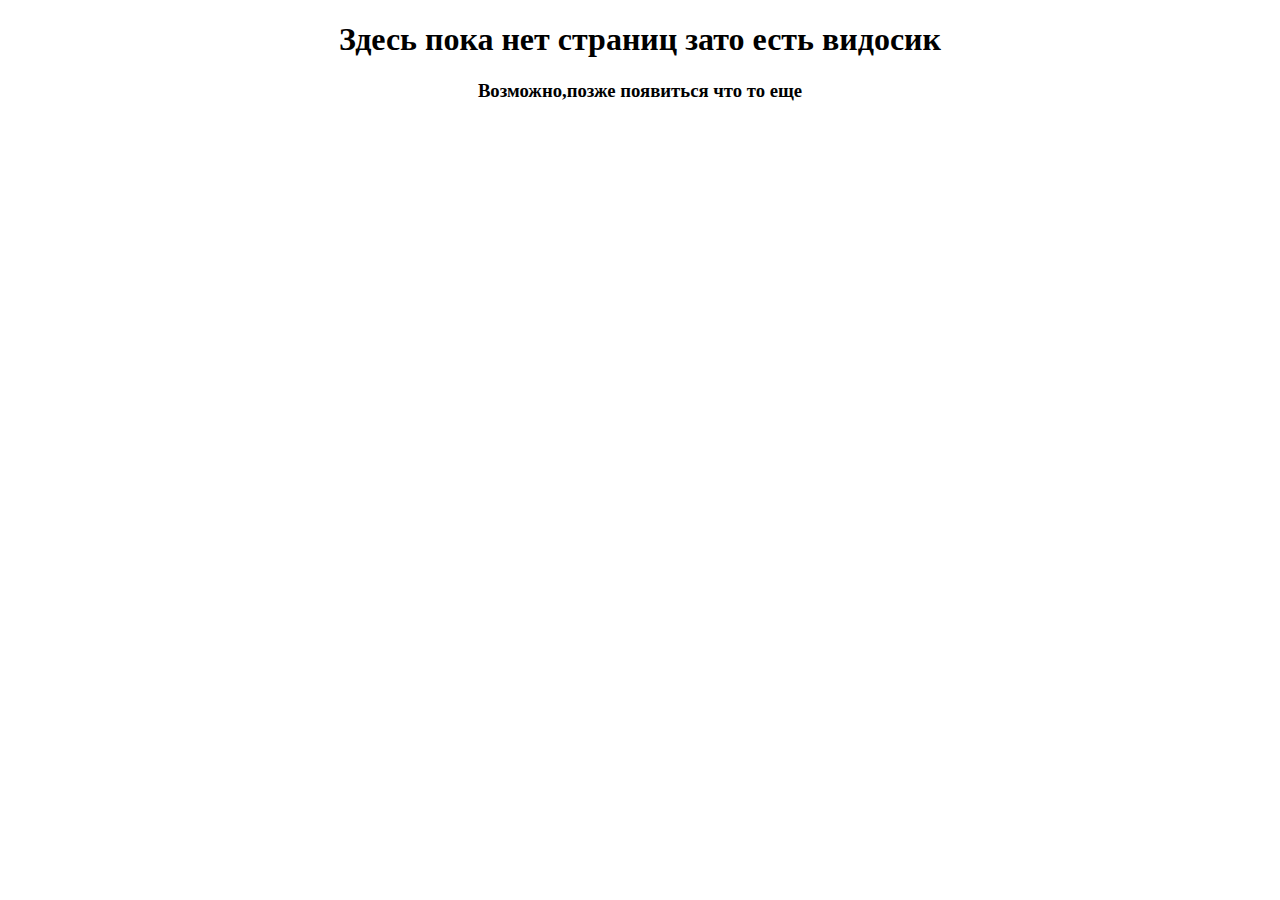
<file: dist-6/page.html>
<!DOCTYPE html>
<html lang="ru">
<head>
	<meta charset="UTF-8">
	<title>Пустая страница</title>
</head>
<body>
	
<h1 style="text-align: center;">Здесь пока нет страниц зато есть видосик</h1>
<h3 style="text-align: center;">Возможно,позже появиться что то еще</h3>
<div style="text-align: center;" class="video">
	<iframe  width="560" height="315" src="https://www.youtube.com/embed/FnYS0U6frEw" frameborder="0" allow="accelerometer; autoplay; encrypted-media; gyroscope; picture-in-picture" allowfullscreen></iframe>
</div>

</body>
</html>
</file>
<file: dist-1/css/Gotham.css>
@font-face {
	font-family: 'Gotham Pro Medium';
	src: url('../fonts/GothamPro-Medium.eot');
	src: local('../fonts/Gotham Pro Medium'), local('../fonts/GothamPro-Medium'),
		url('../fonts/GothamPro-Medium.eot?#iefix') format('embedded-opentype'),
		url('../fonts/GothamPro-Medium.woff') format('woff'),
		url('../fonts/GothamPro-Medium.ttf') format('truetype');
	font-weight: 500;
	font-style: normal;
}

@font-face {
	font-family: 'Gotham Pro BlackItalic';
	src: url('../fonts/GothamPro-BlackItalic.eot');
	src: local('../fonts/Gotham Pro Black Italic'), local('../fonts/GothamPro-BlackItalic'),
		url('../fonts/GothamPro-BlackItalic.eot?#iefix') format('embedded-opentype'),
		url('../fonts/GothamPro-BlackItalic.woff') format('woff'),
		url('../fonts/GothamPro-BlackItalic.ttf') format('truetype');
	font-weight: 900;
	font-style: italic;
}

@font-face {
	font-family: 'Gotham Pro Medium';
	src: url('../fonts/GothamProNarrow-Medium.eot');
	src: local('../fonts/Gotham Pro Narrow Medium'), local('../fonts/GothamProNarrow-Medium'),
		url('../fonts/GothamProNarrow-Medium.eot?#iefix') format('embedded-opentype'),
		url('../fonts/GothamProNarrow-Medium.woff') format('woff'),
		url('../fonts/GothamProNarrow-Medium.ttf') format('truetype');
	font-weight: 500;
	font-style: normal;
}

@font-face {
	font-family: 'Gotham Pro Black';
	src: url('../fonts/GothamPro-Black.eot');
	src: local('../fonts/Gotham Pro Black'), local('../fonts/GothamPro-Black'),
		url('../fonts/GothamPro-Black.eot?#iefix') format('embedded-opentype'),
		url('../fonts/GothamPro-Black.woff') format('woff'),
		url('../fonts/GothamPro-Black.ttf') format('truetype');
	font-weight: 900;
	font-style: normal;
}
</file>
<file: dist-1/css/style.css>
html {
scroll-behavior: smooth; 
font-size: 16px;
box-sizing:border-box;
/*плавная прокрутка якорных ссылок*/
}

body{
	font-family: 'Gotham Pro',sans-serif;
	margin: 0;
	
}

header{
background: #fff url("../img/background.jpg") center center no-repeat;
/*height: 130vh;*/
padding-top: 83px;
padding-bottom: 80px;
}

.header-text__title{
	font-size: 48px;
	margin-bottom: 24px;
	font-weight: 900;
	font-style: italic;

}

.header-text__subtitle{
	font-size: 30px;
	margin-bottom: 44px;
	font-weight: 700;
	font-style: normal;
}

.header-text__subtitle:hover{
font-size: 50px;
color:#8B0000;
}

.header-text__paragraph{
	font-size: 18px;
	margin-bottom: 38px;
	line-height: 24px;
	font-weight: 500;
	font-style: normal;
}

.header-text__prise{
	font-size: 48px;
	margin-bottom: 48px;
}

.header-text__title:hover,
.header-text__prise:hover{
	font-weight: bold;
	color:black;
}

.button{
	border-radius: 10px;
	background-color:#f05a22;
	padding: 18px 35px 18px 35px;
	font-size: 24px;
	font-weight: 900;
}

.button:hover{
	background-color: transparent;
	color:#f05a22;
	box-shadow: 0 14px 28px rgba(0,0,0,0.25), 0 10px 10px rgba(0,0,0,0.22);


}

.link-2{
text-decoration-line:none;
color:#fff;
}

.link-2:hover{
	color:#f05a22;
}

.download-book{
	margin-top: 25px;
	width: 150px;
	height: 30px;
	text-align: center;
	font-size: 14px;
	padding-top: 6px;
	border-radius: 5px;
	background-color: transparent;
	border:2px solid #191970;
}

.download-book:hover{
	background-color: blue;
	box-shadow: 0 14px 28px rgba(0,0,0,0.25), 0 10px 10px rgba(0,0,0,0.22);
	
	/*margin-left: 300px;*/
}

.download{
	text-decoration: none;
	color:blue;
	
}
.download:hover{
	color: #fff;

}

/*----------------/header-----------------------*/

.features{
	background-color: #2b3761;
	color:#fff;
	/*height: 90vh;*/
	padding-top: 90px;
	padding-bottom: 90px;
	text-align: center;
}

.section-title{
	font-size: 30px;
	font-weight: 900;
	font-style: normal;
	text-align: center;
	margin-bottom: 100px;	
}
.col-xl-3{
	margin-bottom: 30px;
}

.features__img{
	max-height: 45px;
	margin-bottom: 20px;
}

div>p.features-text{
	font-size: 14px;
	font-weight: 400;
}

/*---------------/section features-------------------------*/

section.buyers{
padding-top: 90px;
padding-bottom: 90px;

}

.section-title_2{
	font-size: 30px;
	font-weight: 900;
	font-style: normal;
	text-align: center;
	margin-bottom: 100px;
}

.name_1{
margin: 7px;
}

.name_2{
margin: 7px;
}

/*----------------section.features---------------------*/


footer#footer{
	/*margin-top: 70px;*/
	width: 100%;
	/*height: 90px;*/
	background-color:  #2b3761;
	text-align: center;
	padding-top: 20px;
	margin-bottom: 0;
	padding-bottom: 0;
	

}
.link{
	display: inline-block;
	border:1px solid white;
	width: 200px;
	padding: 10px;
	text-align: center;
	border-radius: 15px;
}

.link:hover{
	box-shadow: 5px 5px 10px black;
	margin-right: 3px;
	background-color: rgba(255,255,255,0.05);
}

.link>a{
	text-decoration: none;
	color:#fff;
	transition:0.2s;

}

h3{
	color:#fff;
	margin-top: 30px;
	font-size: 14px;
	font-weight: italic;
	text-decoration: underline;
}
</file>
<file: dist-3/css/style.css>
* {
  box-sizing: border-box;
}

body {
  margin: 0;
  padding: 0;
  font-family: 'Barlow Condensed', sans-serif;
}

.slider {
  display: -webkit-flex;
  display: -moz-flex;
  display: -ms-flex;
  display: -o-flex;
  -webkit-display: flex;
  -moz-display: flex;
  -ms-display: flex;
  -o-display: flex;
  display: flex;
  justify-content: center;
  align-items: center;
}

.item {
  display: -webkit-flex;
  display: -moz-flex;
  display: -ms-flex;
  display: -o-flex;
  display: flex;
  justify-content: center;
  align-items: center;
  border: 1px solid black;
  background-color: #800080;
  flex-basis: 25%;
  height: 100vh;
  font-size: 3rem;
  font-weight: 100;
  color: #fff;
  transition: all 0.4s;
}

.item:hover {
  flex-basis: 60%;
}

.item-1 {
  background: url("../img/slide_1.jpg") 0 0 no-repeat;
  background-size: cover;
}

.item-2 {
  background: url("../img/slide_2.jpg") 0 0 no-repeat;
  background-size: cover;
}

.item-3 {
  background: url("../img/slide_3.jpg") 0 0 no-repeat;
  background-size: cover;
}

.item-4 {
  background: url("../img/slide_4.jpg") 0 0 no-repeat;
  background-size: cover;
}

span {
  text-shadow: 0px 0px 15px #000;
  background-color: rgba(0, 0, 0, 0.2);
  border-radius: 20px;
  padding: 5px;
}

@media (max-width: 640px) {
  .slider {
    flex-flow: column;
    height: 100vh;
    font-size: 1.5rem;
  }
  .item {
    width: 100%;
    height: 25vh;
  }
}
</file>
<file: dist-4/css/style.css>
/*отключает флексы-display:inline block*/

*{
	box-sizing: border-box;
}
html{
	scroll-behavior:smooth;
}
body{
	font-family: 'Open Sans',sans-serif;
	font-size: 14px;
}

.logo>span{
vertical-align: 1rem;
color:#fff;
text-decoration: uppercase;
font-size: 1.5rem;
font-weight: bold;
/*межбуквенный интервал пожжерживаемый во всех браузерах*/
letter-spacing:3px;
}

.main{
	display: -webkit-flex;
	display: -moz-flex;
	display: -ms-flex;
	display: -o-flex;
	display: flex;
	justify-content:space-around;
	flex-direction:column;
	align-items:center;
	height: 100vh;
	min-height: 600px;
	position: relative;
	z-index: 2;
}

.main-overlay{
	/*режим наложения перекрытие*/
	background-blend-mode:overlay;
	background: url('../img/Main.jpg') center center no-repeat,
	linear-gradient( 290deg, rgb(96,214,176) 0%, rgb(88,37,244) 100%);
	/*масштабирование изображения*/
	background-size:cover;
    width: 100%;
    height: 100%;
    position: absolute;
    left: 0;
    top: 0;
    z-index: 0;
    opacity: 0.7;
    /*паралакс эффект*/
    background-attachment: fixed;
}

.header{
	display: -webkit-flex;
	display: -moz-flex;
	display: -ms-flex;
	display: -o-flex;
	display: flex;
	justify-content: space-between;
	-ms-align-items: center;
	align-items: center;
	height: 10vh;
	width: 95%;
	position: relative;
	z-index: 0;
	margin-top: -3rem;

}

.header nav{
	width: 70%;
}

.header nav>ul{
	display: -webkit-flex;
	display: -moz-flex;
	display: -ms-flex;
	display: -o-flex;
	display: flex;
	justify-content: space-around;
	list-style:none;
}

.nav-link{
	text-decoration: none;
	color:#fff;
	font-size: 1rem;
	margin-right: 2.3rem;	
}

.nav-link:hover{
	border-bottom:2px solid #fff;
}

#get-started-btn{
	border:1px solid #fff;
	border-radius: 50px;
	padding: 0.6rem 1.3rem;
	text-transform: uppercase;
	/*margin-left: 2.5rem;*/
}

#get-started-btn:hover{
	background-color: #fff;
	color:black;
	font-weight: bold;
}

.main-text{
	position: relative;
	z-index: 3;
	color:#fff;
	text-align: center;
	width: 28rem;
	/*тени для текстов*/
	text-shadow: 0.5px 0.5px 3px rgba(0,0,0,0.3)
}
.main-text span{
	display: inline-block;
	vertical-align: middle;
}

.main-text span::before{
	content:'';
	width: 20px;
	height: 1px;
	background-color: #fff;
	display: inline-block;
	vertical-align: middle;
	margin-right: 10px;
}

.main-text span::after{
	content:'';
	width: 20px;
	height: 1px;
	background-color: #fff;
	display: inline-block;
	vertical-align: middle;
	margin-left: 10px;
}

.main-text h1{
	font-size: 4em;
	font-weight: 400;

}

.main-arrow{
	display: -webkit-flex;
	display: -moz-flex;
	display: -ms-flex;
	display: -o-flex;
	display: flex;
	justify-content: center;
	align-items:center;
	width: 6vh;
	height: 6vh;
	background-color: #fff;
	border-radius: 50%;
	position: relative;
	z-index: 3;
	box-shadow:0px 0px 19px rgba(204,204,225,0.5);
}

.main-arrow img:hover{
margin-top: 2px;
}
.main-arrow:hover{
box-shadow:0px 0px 14px rgba(184,184,225,0.9);
}

/*--------------------/конец главного экрана---------------------------*/

.plan{
	/*height: 135vh;*/
	min-height:800px;
	text-align: center;
	background-color: #F9FAFC;
	padding-top: 4rem;
	padding-bottom: 5rem;
}

.features__block{
	display: inline-block;
	width: 24rem;
	padding-bottom: 3rem;
}
.span-1{
    display: inline-block;
    color:#B7BAC1;
    vertical-align: middle;
}
.span-1::before{
	content:'';
	width: 20px;
	height: 1px;
	background-color: blue;
	display: inline-block;
	vertical-align: middle;
	margin-right: 10px;
}
.span-1::after{
	content:'';
	width: 20px;
	height: 1px;
	background-color: blue;
	display: inline-block;
	vertical-align: middle;
	margin-left: 10px;
}

.plan h2{
	color:#4f4f6f;
	font-size: 2.2rem;
	font-weight: 400;
}

.plan p{
	color:#B7BAC1;
}

.price__tags{
	display: -webkit-flex;
	display: -moz-flex;
	display: -ms-flex;
	display: -o-flex;
	display: flex;
	justify-content: space-around;
	align-items: center;
}

.price-tag{
	display: -webkit-flex;
	display: -moz-flex;
	display: -ms-flex;
	display: -o-flex;
	display: flex;
	flex-direction: column;
	-ms-align-items: center;
	align-items: center;
	justify-content: space-between;
	padding: 2rem;
	width: 19rem;
	height: 30rem;
	background-color: #fff;
	border-radius: 2rem;
	border:0.4px solid  rgb(110, 69, 226);
	/*скорость эффекта hover*/
	transition:0.5s;
}

#cart1{
margin-right: -10rem;
}
#cart3{
margin-left: -10rem;
}

.price-tag:hover{
/*устанавливает вид курсора*/
	cursor:pointer;
	box-shadow: 0px 0px 60px 10.12px rgba(204, 204, 223, 0.71);

}

.price-tag img{
	max-width:7rem; 
	max-height:7rem;
	margin-bottom: 0.9rem; 
}

.price-tag h3{
	font-size: 3rem;
	margin-top: -1rem;
	color:#4E4F6D;
}

.prise-tag > h3 > sub,sup{
	font-size: 0.9rem;
	vertical-align: 1rem;
}
.prise-tag > h3 > sup,sub{
	font-size: 0.9rem;
}
.price__description{
	margin-top: -2rem;
}

.span-2{
text-transform: uppercase;
color:#B7BAC1;
}

/*Все кнопки в макете*/
.price-btn, .button{
	width: 12rem;
  	height: 3rem;
  	box-shadow: 0px 0px 18.69px 2.31px rgba(204, 204, 223, 0.5);
  	border-radius: 1.8rem;
  	background-color: #fff;
  	border:0.5px solid #9fa4af;
  	color:#B7BAC1;
	/*убрать обводку у кнопки*/
  	outline:none;
  	margin: 0.7rem;
  	font-size: 0.9rem;
}
/*Эффекты наведения для кнопок*/
.button:hover,.price-btn:hover{
	background-color: rgb(110, 69, 226);
	cursor:pointer;
	color: #fff;
}
/*-------------2/section------------------------*/

.map{
    display: -webkit-flex;
   display: -moz-flex;
   display: -ms-flex;
   display: -o-flex;
   display: flex;
   text-align: center;
   justify-content: center;
   -ms-align-items: center;
   align-items: center;
   height: 60vh;
   position: relative;
   z-index: 0;
}

.call-to-action-overlay{
   background-blend-mode:multiply;
   background:url('../img/Map.jpg') center center no-repeat,
   linear-gradient( -20deg, rgba(96,214,176,0.8) 0%, rgba(88,37,244,0.8) 100%);
   background-size:cover;
   width: 100%;
   height: 100%;
   position: absolute;
   z-index: 1;
}
	
.call-to-action{
   width: 100%;
   position: relative;
   z-index: 888;
   color:#fff;
}

.title-map{
	font-size: 3rem;
	font-weight: 400;
} 

/*-------------------------/map----------------------------*/

.footer{
	height: 20vh;
	padding-left:1.5rem;
	padding-right:1.5rem;

}
.footer-wrap{
	height: 20vh;
	display: -webkit-flex;
	display: -moz-flex;
	display: -ms-flex;
	display: -o-flex;
	display: flex;
	justify-content: space-between;
	flex-wrap: wrap;
	align-content: space-around;
}

.footer-logo>span{
vertical-align: 0.8rem;
color:#000;
text-decoration: uppercase;
font-size: 1.4rem;
font-weight: 600;
/*межбуквенный интервал пожжерживаемый во всех браузерах*/
letter-spacing:3px;
}

.footer-nav{
	width: 50%;
}

.footer-wrap ul{
	display: -webkit-flex;
	display: -moz-flex;
	display: -ms-flex;
	display: -o-flex;
	display: flex;
	justify-content: space-between;
	list-style:none;
	font-size: 1rem;
}

.footer-wrap a{
	text-decoration: none;
	color:#000;
}

.footer-wrap a:hover{
	color:rgb(110, 69, 226);
}

#footer-btn{
	padding: 0.7rem 2rem;
	border-radius:2rem;
	background-color: rgb(110, 69, 226);
	color:#fff;
}

#footer-btn:hover{
	background-color: rgb(50, 69, 226);
	box-shadow: 1px 1px 10px rgba(204, 204, 223);
}

.legal{
	color:#B7BAC1;
	display: -webkit-flex;
	display: -moz-flex;
	display: -ms-flex;
	display: -o-flex;
	display: flex;
	justify-content: space-between;
	align-items: flex-start;
	margin-bottom: 1.5rem;
}

.copy>p{
	display: inline;
	font-size: 0.9rem;
}

.social-links a{
	display: inline;
	color:#6a6a77;
	margin: 0.5rem;
}


/*-------------------------адаптив---------------------*/
.m-menu-link{
	display: none;
	color:#fff;
	font-size: 2.5rem;
	position: absolute;
	z-index: 99;
	top: 6rem;
	right: 6rem;
}

.m-menu{
	position: fixed;
	right: 0;
	top: 0;
	height: 100vh;
	width: 100%;
	text-align: center;
	list-style:none;
	line-height:6rem;
	z-index: 99;
	background: rgb(4,65,75);
	background: radial-gradient(circle, rgba(4,65,75,0.93) 0%, rgba(0,127,179,0.9304096638655462) 48%, rgba(22,138,74,0.93) 100%);
	margin: 0;
	display: -webkit-flex;
	display: -moz-flex;
	display: -ms-flex;
	display: -o-flex;
	display: flex;
	flex-direction: column;
	align-items: center;
	justify-content: center;
	-webkit-transform: translateX(100%);
	-ms-transform: translateX(100%);
	-o-transform: translateX(100%);
	transform: translateX(100%);
	transition:0.5s;
}

body>.m-menu>li>a{
	font-size: 2rem;
}

.m-menu__active{
	-webkit-transform: translateX(0%);
	-ms-transform: translateX(0%);
	-o-transform: translateX(0%);
	transform: translateX(0%);
}

.close-menu{
	position: fixed;
	right: 5rem;
	top: 3rem;
	font-size: 4rem;
	font-weight: 500;
	color:#bdd4d6;

}

.close-menu:hover{
	cursor:pointer;
}
</file>
<file: dist-4/css/media.css>
@media (max-width: 1194px){
	html{
		font-size: 12px;
	}
	.logo>img{
		max-width: 30px;
		max-height: 30px;
	}

	.footer-logo>img{
		max-width: 30px;
		max-height: 30px;
	}

	.price-tag h3{
	font-size: 3rem;
	margin: 1rem;
}
	.price-tag{
		height: 450px;
	}

	.price-btn{
		width: 150px;
		height: 40px;
	}
}

@media(max-width: 922px){
	html{
		font-size: 10px;
	}

	.visible-md{
		display:none;
	}
	
	.m-menu-link{
	display: block;
	color:#fff;
	font-size: 2.5rem;
	position: absolute;
	z-index: 99;
	top: 2rem;
	right: 3rem;
}
	.plan{
		height: auto;
	}
	.price__tags{
	flex-direction: column;
	align-items: center;

	}
	
	.price-tag{
		margin-bottom: 3rem;
		width: 80%;

	}

		#cart1{
		margin-right: 0;
}
		#cart3{
		margin-left: 0;
	}

	.price-tag img{
	max-width:9rem; 
	max-height:9rem;
	margin-bottom: 0.9rem; 
}
.price-tag h3{
	font-size: 5rem;
	margin-top: -1rem;
}
.prise-tag > h3 > sub,sup{
	font-size: 2rem;
	vertical-align: 1rem;
}
.prise-tag > h3 > sup,sub{
	font-size: 2rem;
}

	.price-btn,.button{
	width: 24rem;
  	height: 4.5rem;
  	font-size: 1.3rem;
	}
.footer-nav{
	display: none;
}

.footer-wrap{
	justify-content: center;
}

.legal{
	-webkit-flex-direction: column;
	-moz-flex-direction: column;
	-ms-flex-direction: column;
	-o-flex-direction: column;
	flex-direction: column;
	-ms-align-items: center;
	align-items: center;
}

.social-links a{
	display: inline-block;
	margin-right: 2rem;
	font-size: 2rem;

}

.copy>p{
	display: block;
	font-size: 1.4rem;
}

.footer-logo{
	text-align: center;
}
.footer-logo img{
	min-height: 6rem;
	min-width: 6rem;
	margin-bottom: 1rem;
}
.footer-logo span{
	display: block;
	text-align: center;
}
}
</file>
<file: dist-5/css/GothamPro.css>
/* This stylesheet generated by Transfonter (https://transfonter.org) on June 26, 2017 12:11 PM */


@font-face {
	font-family: 'Gotham Pro';
	src: url('../fonts/GothamPro/GothamPro-Medium.eot');
	src: local('../fonts/GothamPro/Gotham Pro Medium'), local('../fonts/GothamPro/GothamPro-Medium'),
		url('../fonts/GothamPro/GothamPro-Medium.eot?#iefix') format('embedded-opentype'),
		url('../fonts/GothamPro/GothamPro-Medium.woff') format('woff'),
		url('../fonts/GothamPro/GothamPro-Medium.ttf') format('truetype');
	font-weight: 500;
	font-style: normal;
}

@font-face {
	font-family: 'Gotham Pro';
	src: url('../fonts/GothamPro/GothamPro-Bold.eot');
	src: local('../fonts/GothamPro/Gotham Pro Bold'), local('../fonts/GothamPro/GothamPro-Bold'),
		url('../fonts/GothamPro/GothamPro-Bold.eot?#iefix') format('embedded-opentype'),
		url('../fonts/GothamPro/GothamPro-Bold.woff') format('woff'),
		url('../fonts/GothamPro/GothamPro-Bold.ttf') format('truetype');
	font-weight: bold;
	font-style: normal;
}


@font-face {
	font-family: 'Gotham Pro Narrow';
	src: url('../fonts/GothamPro/GothamProNarrow-Medium.eot');
	src: local('../fonts/GothamPro/Gotham Pro Narrow Medium'), local('../fonts/GothamPro/GothamProNarrow-Medium'),
		url('../fonts/GothamPro/GothamProNarrow-Medium.eot?#iefix') format('embedded-opentype'),
		url('../fonts/GothamPro/GothamProNarrow-Medium.woff') format('woff'),
		url('../fonts/GothamPro/GothamProNarrow-Medium.ttf') format('truetype');
	font-weight: 500;
	font-style: normal;
}

@font-face {
	font-family: 'Gotham Pro';
	src: url('../fonts/GothamPro/GothamPro-Light.eot');
	src: local('../fonts/GothamPro/Gotham Pro Light'), local('../fonts/GothamPro/GothamPro-Light'),
		url('../fonts/GothamPro/GothamPro-Light.eot?#iefix') format('embedded-opentype'),
		url('../fonts/GothamPro/GothamPro-Light.woff') format('woff'),
		url('../fonts/GothamPro/GothamPro-Light.ttf') format('truetype');
	font-weight: 300;
	font-style: normal;
}

@font-face {
	font-family: 'Gotham Pro';
	src: url('../fonts/GothamPro/GothamPro.eot');
	src: local('../fonts/GothamPro/Gotham Pro'), local('../fonts/GothamPro/GothamPro'),
		url('../fonts/GothamPro/GothamPro.eot?#iefix') format('embedded-opentype'),
		url('../fonts/GothamPro/GothamPro.woff') format('woff'),
		url('../fonts/GothamPro/GothamPro.ttf') format('truetype');
	font-weight: normal;
	font-style: normal;
}
</file>
<file: dist-5/css/fontello.css>
@font-face {
  font-family: 'fontello';
  src: url('../font/fontello.eot?22034046');
  src: url('../font/fontello.eot?22034046#iefix') format('embedded-opentype'),
       url('../font/fontello.woff2?22034046') format('woff2'),
       url('../font/fontello.woff?22034046') format('woff'),
       url('../font/fontello.ttf?22034046') format('truetype'),
       url('../font/fontello.svg?22034046#fontello') format('svg');
  font-weight: normal;
  font-style: normal;
}
/* Chrome hack: SVG is rendered more smooth in Windozze. 100% magic, uncomment if you need it. */
/* Note, that will break hinting! In other OS-es font will be not as sharp as it could be */
/*
@media screen and (-webkit-min-device-pixel-ratio:0) {
  @font-face {
    font-family: 'fontello';
    src: url('../font/fontello.svg?22034046#fontello') format('svg');
  }
}
*/
 
 [class^="icon-"]:before, [class*=" icon-"]:before {
  font-family: "fontello";
  font-style: normal;
  font-weight: normal;
  speak: none;
 
  display: inline-block;
  text-decoration: inherit;
  width: 1em;
  margin-right: .2em;
  text-align: center;
  /* opacity: .8; */
 
  /* For safety - reset parent styles, that can break glyph codes*/
  font-variant: normal;
  text-transform: none;
 
  /* fix buttons height, for twitter bootstrap */
  line-height: 1em;
 
  /* Animation center compensation - margins should be symmetric */
  /* remove if not needed */
  margin-left: .2em;
 
  /* you can be more comfortable with increased icons size */
  /* font-size: 120%; */
 
  /* Font smoothing. That was taken from TWBS */
  -webkit-font-smoothing: antialiased;
  -moz-osx-font-smoothing: grayscale;
 
  /* Uncomment for 3D effect */
  /* text-shadow: 1px 1px 1px rgba(127, 127, 127, 0.3); */
}
 
.icon-phone:before { content: '\e800'; } /* '' */
.icon-location:before { content: '\e801'; } /* '' */
.icon-email:before { content: '\e802'; } /* '' */
.icon-menu:before { content: '\f0c9'; } /* '' */
</file>
<file: dist-5/css/fontello-embedded.css>
@font-face {
  font-family: 'fontello';
  src: url('../font/fontello.eot?2236782');
  src: url('../font/fontello.eot?2236782#iefix') format('embedded-opentype'),
       url('../font/fontello.svg?2236782#fontello') format('svg');
  font-weight: normal;
  font-style: normal;
}
@font-face {
  font-family: 'fontello';
  src: url('[data-uri]') format('woff'),
       url('[data-uri]') format('truetype');
}
/* Chrome hack: SVG is rendered more smooth in Windozze. 100% magic, uncomment if you need it. */
/* Note, that will break hinting! In other OS-es font will be not as sharp as it could be */
/*
@media screen and (-webkit-min-device-pixel-ratio:0) {
  @font-face {
    font-family: 'fontello';
    src: url('../font/fontello.svg?2236782#fontello') format('svg');
  }
}
*/
 
 [class^="icon-"]:before, [class*=" icon-"]:before {
  font-family: "fontello";
  font-style: normal;
  font-weight: normal;
  speak: none;
 
  display: inline-block;
  text-decoration: inherit;
  width: 1em;
  margin-right: .2em;
  text-align: center;
  /* opacity: .8; */
 
  /* For safety - reset parent styles, that can break glyph codes*/
  font-variant: normal;
  text-transform: none;
     
  /* fix buttons height, for twitter bootstrap */
  line-height: 1em;
 
  /* Animation center compensation - margins should be symmetric */
  /* remove if not needed */
  margin-left: .2em;
 
  /* you can be more comfortable with increased icons size */
  /* font-size: 120%; */
 
  /* Uncomment for 3D effect */
  /* text-shadow: 1px 1px 1px rgba(127, 127, 127, 0.3); */
}
.icon-phone:before { content: '\e800'; } /* '' */
.icon-location:before { content: '\e801'; } /* '' */
.icon-email:before { content: '\e802'; } /* '' */
.icon-menu:before { content: '\f0c9'; } /* '' */
</file>
<file: dist-5/css/main.css>
@charset "UTF-8";
.section-2 .button-standart, .product button {
  background-color: #FED200;
  padding: 1.2rem 1.8rem;
  width: 90%;
  font-weight: 500;
  font-style: normal;
  outline: none;
  border-width: 1px;
  border-style: solid;
  border-color: #FED200;
}

.section-2 .button-standart:hover, .product button:hover {
  background-color: #ffdb32;
  cursor: pointer;
}

html {
  font-size: 15px;
  box-sizing: border-box;
  scroll-behavior: smooth;
}

body {
  font-family: 'Gotham Pro',sans-serif;
  padding-top: 2%;
  user-select: none;
}

ul, menu {
  margin-right: 0;
  padding: 0;
}

.header {
  height: 16vh;
}

.container {
  width: 90%;
  margin: auto;
}

.logo {
  display: -webkit-flex;
  display: -moz-flex;
  display: -ms-flex;
  display: -o-flex;
  display: flex;
  justify-content: space-between;
}

.logo__img {
  display: -webkit-flex;
  display: -moz-flex;
  display: -ms-flex;
  display: -o-flex;
  display: flex;
  flex-direction: row;
  flex-wrap: wrap;
  align-content: center;
  width: 30rem;
}

.logo__img img {
  max-width: 3rem;
  max-height: 3rem;
  margin-right: 0.5rem;
}

.logo__wrap {
  display: -webkit-flex;
  display: -moz-flex;
  display: -ms-flex;
  display: -o-flex;
  display: flex;
  flex-direction: column;
}

.logo__strong {
  font-weight: bold;
  font-style: normal;
  font-size: 1.5rem;
  vertical-align: middle;
  letter-spacing: 2px;
  margin-bottom: 0.25rem;
}

.logo__span {
  font-weight: 300;
  font-style: normal;
  font-size: 0.8rem;
}

.phone {
  display: -webkit-flex;
  display: -moz-flex;
  display: -ms-flex;
  display: -o-flex;
  display: flex;
  justify-content: space-between;
  width: 30rem;
}

.phone__text {
  display: -webkit-flex;
  display: -moz-flex;
  display: -ms-flex;
  display: -o-flex;
  display: flex;
  flex-direction: column;
  margin-left: 1rem;
}

.phone .number {
  font-weight: bold;
  font-style: normal;
  font-size: 1.5rem;
  margin-bottom: 0.2rem;
}

.phone__descr {
  font-weight: 300;
  font-style: normal;
  font-size: 0.8rem;
}

.phone__btn {
  background-color: transparent;
  padding: 1rem 2rem;
  outline: none;
  border-width: 2px;
  border-style: solid;
  border-color: #000;
  font-weight: 500;
  font-style: normal;
  cursor: pointer;
}

.phone__btn:hover {
  background-color: #000;
  color: #fff;
  cursor: pointer;
}

.menu {
  width: 90%;
  height: 10%;
  position: absolute;
  background-color: #FFCC01;
  top: 5.5rem;
  left: 5%;
  display: block;
}

.menu ul {
  display: -webkit-flex;
  display: -moz-flex;
  display: -ms-flex;
  display: -o-flex;
  display: flex;
  justify-content: space-around;
  align-items: center;
  min-height: 55%;
}

.menu li {
  display: inline-block;
  list-style: none;
}

.menu li a {
  text-decoration: none;
  color: #000;
  font-size: 1.2rem;
  font-weight: 500;
  font-style: normal;
}

.menu li a:hover {
  border-bottom-width: 2px;
  border-bottom-style: solid;
  border-bottom-color: #000;
}

.header-section {
  height: 85vh;
  min-height: 500px;
  background: url("../img/main-darker.jpg") center center no-repeat;
  background-position-y: -3px;
  color: #fff;
  display: -webkit-flex;
  display: -moz-flex;
  display: -ms-flex;
  display: -o-flex;
  display: flex;
  align-items: center;
}

.header-section__wrap {
  margin-top: 2rem;
  width: 50%;
  display: -webkit-flex;
  display: -moz-flex;
  display: -ms-flex;
  display: -o-flex;
  display: flex;
  flex-direction: column;
  justify-content: flex-start;
  margin-left: 5%;
}

.header-section__title {
  margin-top: 3rem;
  text-transform: uppercase;
  font-size: 2.5rem;
  font-weight: bold;
  font-style: normal;
  margin-bottom: 2rem;
}

.header-section__paragraph {
  font-weight: 300;
  font-style: normal;
  margin-bottom: 3rem;
}

.header-section__btn {
  background-color: #FED200;
  padding: 1.2rem 1.8rem;
  width: 19rem;
  font-weight: 500;
  font-style: normal;
  outline: none;
  border-width: 1px;
  border-style: solid;
  border-color: #FED200;
}

.header-section__btn:hover {
  background-color: #ffdb32;
  cursor: pointer;
}

.header-section__span > a {
  color: #fff;
}

.section-2 {
  height: 100vh;
  min-height: 600px;
  width: 100%;
  margin-bottom: 2rem;
}

.section-2__title {
  text-align: center;
  margin-top: 4rem;
  margin-bottom: 4rem;
  font-size: 1.8rem;
}

.section-2__allproducts {
  display: -webkit-flex;
  display: -moz-flex;
  display: -ms-flex;
  display: -o-flex;
  display: flex;
  justify-content: space-around;
}

.section-2__product {
  width: 25%;
  min-height: 25rem;
  padding: 2rem;
  text-align: center;
  display: -webkit-flex;
  display: -moz-flex;
  display: -ms-flex;
  display: -o-flex;
  display: flex;
  flex-direction: column;
  align-items: center;
  justify-content: space-around;
  border-width: 2px;
  border-color: #F6F6F6;
  border-style: solid;
}

.section-2__img-2 img {
  transform: translate(0, 15px);
  -webkit-transform: translate(0, 15px);
  -o-transform: translate(0, 15px);
  margin-bottom: 2rem;
}

.section-2__img-3 img {
  height: 150px;
  width: 250px;
  /*обрезка 3-й картинки*/
  object-fit: fill;
  /*сдвигаю картинку вверх на 10px по оси y*/
  transform: translate(0, -10px);
  -webkit-transform: translate(0, -10px);
  -webkit-transform--o-transform: translate(0, -10px);
}

.section-2__img-1 img {
  /*сдвигаю картинку вверх на 10px по оси y*/
  transform: translate(0, 15px);
  -webkit-transform: translate(0, 15px);
  -webkit-transform--o-transform: translate(0, 15px);
}

.section-2__subtitle {
  margin-top: 2rem;
  margin-bottom: 2rem;
  font-weight: 500;
  font-style: normal;
}

.section-2__text {
  font-size: 1rem;
  margin-top: -0.5rem;
  font-weight: 300;
  style: normal;
}

.section-2__price {
  font-weight: bold;
  font-style: normal;
  font-size: 1.2rem;
  margin: 2rem;
}

/*-----------------section-2----------------------------------*/
.section-3 {
  background-color: #F4F4F4;
  height: 60vh;
  min-height: 400px;
  width: 100%;
  padding-bottom: 4rem;
  padding-top: 4rem;
  /*-------------------section-3---------------------------------*/
}

.section-3__title {
  text-align: center;
  margin-bottom: 4rem;
  font-size: 1.8rem;
}

.section-3__allfeatures {
  display: -webkit-flex;
  display: -moz-flex;
  display: -ms-flex;
  display: -o-flex;
  display: flex;
  justify-content: space-around;
}

.section-3__features:hover {
  background-color: #fff;
  box-shadow: 0px 9px 21px 0px rgba(0, 0, 0, 0.05);
}

.section-3__features {
  border-width: 2px;
  border-style: solid;
  border-color: #fff;
  text-align: center;
  padding: 2rem;
  width: 25%;
}

.section-3__features h3 {
  font-weight: 500;
  font-style: normal;
}

.section-3__features p {
  font-weight: 300;
  font-style: normal;
}

.section-4 {
  height: 78vh;
  min-height: 500px;
  width: 100%;
  padding-top: 4rem;
  padding-bottom: 4rem;
}

.section-4__title {
  text-align: center;
  margin-bottom: 4rem;
  font-size: 1.8rem;
}

.popular-product {
  display: -webkit-flex;
  display: -moz-flex;
  display: -ms-flex;
  display: -o-flex;
  display: flex;
  justify-content: space-around;
}

.product {
  display: -webkit-flex;
  display: -moz-flex;
  display: -ms-flex;
  display: -o-flex;
  display: flex;
  flex-direction: column;
  align-items: center;
  justify-content: space-around;
  border-width: 2px;
  border-color: #F6F6F6;
  border-style: solid;
  width: 18%;
  padding: 1.5rem;
  min-height: 25rem;
}

.product img {
  min-height: 180px;
}

.product__title {
  font-size: 1rem;
  font-weight: 500;
  font-style: normal;
  text-decoration: underline;
}

.product span {
  font-size: 0.8rem;
  font-weight: 300;
  font-style: normal;
  text-decoration: line-through;
  margin-right: 0.4rem;
}

.product b {
  font-size: 1.2rem;
}

/*-----------------section-4---------------------------------*/
.section-5 {
  height: 60vh;
  min-height: 400px;
  background-color: #F4F4F4;
  padding-top: 4rem;
  padding-bottom: 4rem;
}

.section-5__title {
  text-align: center;
  font-size: 1.8rem;
  margin-bottom: 4rem;
}

.technics {
  display: -webkit-flex;
  display: -moz-flex;
  display: -ms-flex;
  display: -o-flex;
  display: flex;
  justify-content: space-around;
  align-items: center;
}

.technics__cart {
  display: -webkit-flex;
  display: -moz-flex;
  display: -ms-flex;
  display: -o-flex;
  display: flex;
  flex-direction: column;
  width: 20%;
  align-items: center;
  border-width: 2px;
  border-style: solid;
  border-color: #fff;
  padding: 3.5rem 2.5rem;
}

.technics__cart:hover {
  background-color: #fff;
  box-shadow: 0px 9px 21px 0px rgba(0, 0, 0, 0.05);
}

/*-----------------section-5------------------------------*/
.contacts {
  height: 75vh;
  position: relative;
  z-index: 0;
  min-height: 500px;
}

.contacts-block {
  position: absolute;
  top: 5.5rem;
  right: 9rem;
  padding: 3rem;
  height: 19rem;
  width: 20rem;
  border-width: 1px;
  border-style: solid;
  border-color: #000;
  z-index: 333;
  background-color: #fff;
}

.contacts-block__text {
  display: -webkit-flex;
  display: -moz-flex;
  display: -ms-flex;
  display: -o-flex;
  display: flex;
  flex-direction: column;
  justify-content: space-around;
}

.contacts-block__title {
  text-align: left;
  margin-bottom: 2rem;
  font-size: 1.6rem;
  font-weight: bold;
}

.contacts-block__tel {
  font-weight: 500;
}

.contacts-block__email {
  margin-top: 2rem;
}

.whitespase {
  margin-left: 1.7rem;
  margin-bottom: 2rem;
}

.whitespace__1 {
  margin-left: 1.5rem;
}

/*решение-1 но карты перестают быть интерактивными т.к перекрывает их блок*/
/*.main-overlay
	width: 80%
	height: 80%
	background-color: $color_footer
	bottom: 0
	right: 0
	position: absolute
	z-index: 330
	mix-blend-mode: hue
	opacity: 0.7*/
/*лучшее решение 2-идентификатор на секцию и ставлю фильтр*/
#anchor-6 {
  filter: grayscale(100%);
}

/*-------------------/contacts-----------------------*/
footer.footer {
  height: 30vh;
  background-color: #292929;
  color: #fff;
  min-height: 200px;
}

.wrapper {
  height: 30vh;
  display: -webkit-flex;
  display: -moz-flex;
  display: -ms-flex;
  display: -o-flex;
  display: flex;
  align-items: center;
}

.wrapper .logo {
  height: 20vh;
  width: 27vw;
  margin-top: 2rem;
}

.wrapper .logo .logo__wrap {
  margin-bottom: 4rem;
  margin-right: 15%;
}

.footer-phone {
  height: 20vh;
  margin-top: 2rem;
  width: 80%;
  text-align: right;
}

.footer-phone__text {
  margin-bottom: 1.5rem;
}

.footer-phone__number {
  font-size: 1.5em;
}

.footer-phone .phone__btn {
  color: #fff;
  border-color: #fff;
}

.footer-phone .phone__btn:hover {
  background-color: #fff;
  color: #000;
  font-weight: bold;
}

.data {
  font-weight: 300;
  font-size: 0.9em;
  margin-bottom: 1rem;
}

.m-menu-link {
  display: none;
  color: #000;
}

.m-menu {
  display: none;
}

.modal {
  position: fixed;
  top: 0;
  left: 0;
  width: 100%;
  height: 100%;
  background-color: rgba(0, 0, 0, 0.7);
  display: none;
}

.modal_active {
  display: -webkit-flex;
  display: -moz-flex;
  display: -ms-flex;
  display: -o-flex;
  display: flex;
  justify-content: center;
  align-items: center;
}

.modal-dialog {
  background-color: #fff;
  width: 80%;
  max-width: 580px;
  min-width: 300px;
  height: 60%;
  max-height: 330px;
  min-height: 300px;
  padding-bottom: 20px;
  text-align: center;
  position: relative;
}

.modal-dialog__close {
  position: absolute;
  top: -35px;
  right: -30px;
  font-size: 3rem;
  font-weight: 300;
  color: #fff;
  list-style: none;
  cursor: pointer;
}

.modal-dialog__wrap {
  background-color: #000;
  color: #fff;
  width: 100%;
  padding: 20px 0px;
}

.modal-dialog__title {
  margin: 0;
  font-size: 24px;
}

.modal-dialog__text {
  font-size: 22px;
  display: inline-block;
  width: 85%;
}

.modal-dialog__button-1 {
  padding: 1rem 4rem;
  border-radius: 5px;
  outline: none;
}

.modal-dialog__button-2 {
  padding: 1rem 3rem;
  background-color: #FFCC01;
  border-radius: 5px;
  outline: none;
  cursor: pointer;
}

.modal-dialog_personal {
  font-size: 12px;
  font-weight: 300;
  width: 80%;
  text-decoration: underline;
  text-decoration-skip-ink: none;
  white-space: pre-wrap;
  text-align: left;
  margin: 0px 40px;
}

.modal-dialog__span {
  margin-top: 50px;
  display: inline-block;
  text-decoration: underline;
  cursor: pointer;
}
</file>
<file: dist-5/css/media.css>
@charset "UTF-8";
@media (max-width: 1100px) {
  html {
    font-size: 10px;
  }
  body {
    margin: 0;
    padding: 0;
  }
  .header {
    margin: 0;
    padding-top: 2rem;
    background-color: #F0FFF0;
  }
  .header span {
    font-size: 1.1rem;
  }
  .menu {
    top: 6rem;
  }
  .header-section {
    background-position-x: -6.5rem;
  }
  .section-2 {
    min-height: 480px;
  }
  .section-2 img {
    width: 22rem;
  }
  .section-2__product > .section-2__img-2 {
    margin-bottom: 1.5rem;
    height: 11rem;
  }
  .section-3 {
    min-height: 300px;
  }
  .section-4 {
    min-height: 400px;
  }
  .section-4 img {
    min-height: 150px;
    min-width: 170px;
  }
  .section-4 .product {
    min-height: 28rem;
  }
  .section-5 {
    min-height: 350px;
  }
  /*map*/
  .contacts-block {
    top: 13rem;
    right: 2rem;
  }
  footer.footer {
    min-height: 150px;
  }
  .wrapper .logo {
    width: 24vw;
  }
}

@media (max-width: 992px) {
  .header {
    height: 13vh;
    margin: 0;
    padding-top: 2rem;
  }
  .logo {
    display: -webkit-flex;
    display: -moz-flex;
    display: -ms-flex;
    display: -o-flex;
    display: flex;
    flex-direction: row-reverse;
    width: 70%;
    align-items: center;
  }
  /*мобильное меню*/
  .visible-md {
    display: none;
  }
  .phone__btn {
    display: none;
  }
  .phone {
    width: 30rem;
  }
  .logo__img {
    width: 29rem;
    justify-content: center;
    text-align: center;
    border-right-width: 1px;
    border-right-color: rgba(0, 0, 0, 0.2);
    border-right-style: solid;
    border-left-width: 1px;
    border-left-color: rgba(0, 0, 0, 0.2);
    border-left-style: solid;
  }
  .m-menu-link {
    display: block;
    position: absolute;
    right: 1rem;
    top: 2rem;
    font-size: 2.5rem;
  }
  .m-menu {
    margin: 0;
    display: block;
    position: fixed;
    top: 0;
    right: 0;
    height: 60vh;
    width: 35vw;
    text-align: center;
    font-size: 2rem;
    line-height: 5rem;
    list-style: none;
    background-color: #FFCC01;
    padding: 4rem 0rem;
    z-index: 999;
    transition: 0.3s;
    transform: translateX(100%);
  }
  .m-menu a {
    text-decoration: none;
    color: #000;
  }
  .m-menu a:hover {
    border-bottom-width: 1.5px;
    border-bottom-style: solid;
    border-bottom-color: #000;
    cursor: pointer;
  }
  .m-menu a:visited {
    color: #fff;
  }
  .m-menu__active {
    transform: translateX(0%);
  }
  .close-menu {
    position: fixed;
    top: 0;
    right: 1rem;
    font-size: 4rem;
    opacity: 0.7;
    margin: 0;
    color: #000;
  }
  .close-menu:hover {
    cursor: pointer;
  }
  .section-2 {
    min-height: 1200px;
  }
  .section-2__allproducts {
    flex-direction: column;
    justify-content: center;
    align-items: center;
  }
  .section-2__product {
    width: 60%;
    margin-bottom: 3rem;
  }
  .section-3 {
    min-height: 650px;
  }
  .section-3__allfeatures {
    flex-direction: column;
    justify-content: center;
    align-items: center;
  }
  .section-3__features {
    margin-bottom: 2rem;
    width: 60%;
  }
  .section-4 {
    min-height: 740px;
  }
  .popular-product {
    flex-wrap: wrap;
  }
  .product {
    flex-basis: 40%;
    margin-bottom: 20px;
  }
  .product img {
    max-width: 10rem;
    max-height: 10rem;
  }
  .section-5 {
    min-height: 840px;
  }
  .section-5 .technics {
    flex-direction: column;
    justify-content: center;
    align-items: center;
  }
  .section-5 .technics__cart {
    width: 50%;
    margin-bottom: 20px;
  }
}

@media (max-width: 620px) {
  header.header {
    height: 18vh;
  }
  .contacts-block {
    display: none;
  }
}

@media (max-width: 420px) {
  .section-2 {
    min-height: 1270px;
  }
  .section-4 {
    min-height: 1490px;
  }
  .section-4 .product {
    width: 50%;
    padding: 2.5rem 4rem;
  }
  .section-4 .product img {
    width: 100%;
  }
  .contacts {
    min-height: 400px;
    height: 60vh;
  }
  .header {
    height: 10vh;
  }
  .header-section {
    height: 70vh;
  }
}
</file>
<file: dist-6/css/style.min.css>
@charset "UTF-8";
body {
  font-family: 'Roboto', sans-serif;
}

body {
  margin: 0;
  padding: 0;
}

img {
  max-width: 100%;
}

input:focus, button:focus {
  outline: none;
}

html {
  scroll-behavior: smooth;
}

.header-menu__li a[href*="page.html"] {
  color: red;
}

.section-title {
  font-size: 27px;
  font-weight: 700;
  text-align: center;
  text-transform: uppercase;
  margin-bottom: 50px;
}

.section-title::after {
  content: '';
  display: block;
  height: 6px;
  background: url("../img/section-title__line.png") center no-repeat;
  margin-top: 10px;
}

.button {
  font-size: 14px;
  background-color: #ff9d00;
  color: #ffffff;
  border: 1px solid transparent;
  outline: none;
  padding: 15px 22px;
  border-radius: 5px;
}

.button:hover {
  background-color: #ffa91f;
  cursor: pointer;
}

.button-o {
  background-color: transparent;
  border: 2px solid #ddd9d4;
  color: #373737;
}

.button:hover {
  background-color: #ffa91f;
  cursor: pointer;
  color: #ffffff;
}

.button img {
  vertical-align: middle;
}

.button_big {
  padding: 20px 22px;
  background-color: #eb9000;
}

.slider-arrow {
  position: absolute;
  top: 0;
  height: 100%;
  width: 22px;
  border: 1px solid #ff9d00;
  z-index: 99;
}

.slider-arrow:hover {
  cursor: pointer;
}

.slider-arrow_feedback {
  border: none;
}

.slider-arrow_feedback:hover {
  background: green url("../img/icon/arrow-left_active.png") center no-repeat;
}

.slider-arrow_left {
  background: transparent url("../img/icon/arrow-left.png") center no-repeat;
  left: 0;
}

.slider-arrow_left:hover {
  background: #ff9d00 url("../img/icon/arrow-left_active.png") center no-repeat;
}

.slider-arrow_right {
  background: transparent url("../img/icon/arrow-right.png") center no-repeat;
  right: 0;
}

.slider-arrow_right:hover {
  background: #ff9d00 url("../img/icon/arrow-right_active.png") center no-repeat;
}

.slick-slide:focus {
  outline: none;
}

.header {
  padding-bottom: 15px;
  padding-top: 70px;
  position: relative;
}

.header__logo {
  background: url("../img/icon/logo.png") center no-repeat;
  background-size: 100%;
  width: 191px;
  height: 61px;
}

.header-menu {
  width: 100%;
  position: fixed;
  top: 0;
  right: 0;
  background-color: #373737;
  margin: 0;
  margin-bottom: 30px;
  color: #ffffff;
  padding: 1.2rem 6rem;
  text-align: center;
  font-size: 15px;
  font-weight: 300;
  text-transform: uppercase;
  z-index: 2222;
}

.header-menu__li {
  list-style: none;
  display: inline-block;
  padding-right: 11px;
  padding-left: 11px;
  border-right: 1px dashed #ffffff;
}

.header-menu__li:last-child {
  border: none;
}

.header-menu__link {
  text-decoration: none;
  color: #ffffff;
}

.header-contacts {
  display: -webkit-box;
  display: -ms-flexbox;
  display: flex;
  -webkit-box-pack: end;
  -ms-flex-pack: end;
  justify-content: flex-end;
  -webkit-box-align: center;
  -ms-flex-align: center;
  align-items: center;
}

.header-contacts__phone {
  font-size: 22px;
  margin-right: 13px;
}

.header-contacts__phones {
  display: -webkit-box;
  display: -ms-flexbox;
  display: flex;
}

.header-contacts__phone:first-child {
  border-right: 1px solid #cfcfd0;
  padding-right: 13px;
}

.m-menu-link {
  display: none;
}

.m-menu {
  display: none;
}

.main {
  position: relative;
  padding-top: 65px;
  padding-bottom: 60px;
  background: #373737 url("../img/Main-BG.jpg") center center no-repeat;
  color: #ffffff;
  background-size: cover;
  z-index: 1;
  /*темная подложка перед фоном и за элементами*/
  /*оформление главной картинки*/
  /*Оформление заголовка*/
}

.main::before {
  content: '';
  display: block;
  position: absolute;
  top: 0;
  left: 0;
  width: 100%;
  height: 100%;
  background-color: rgba(0, 0, 0, 0.6);
  z-index: 0;
}

.main-img {
  position: relative;
}

.main-img::before {
  content: '';
  position: absolute;
  width: 390px;
  height: 390px;
  left: 50%;
  margin-left: -155px;
  border: 1px solid #ffffff;
  border-radius: 60%;
  z-index: -1;
}

.main-text__title {
  font-size: 41px;
  font-weight: 700;
  margin-bottom: 20px;
}

.main-text__subtitle {
  font-size: 28px;
  font-weight: 300;
  margin-bottom: 27px;
}

.main-text__form {
  background-color: rgba(255, 255, 255, 0.2);
  padding: 30px 27px;
}

.form {
  margin-bottom: 12px;
  display: -webkit-box;
  display: -ms-flexbox;
  display: flex;
}

.form-title {
  padding-right: 87px;
  font-size: 20px;
  font-weight: 300;
  line-height: 30px;
  margin-bottom: 20px;
}

.form-title__important {
  font-weight: 700;
  text-transform: uppercase;
}

.form__input {
  border-radius: 4px;
  border: none;
  padding-top: 19px;
  padding-bottom: 19px;
  margin-right: 8px;
  font-size: 1rem;
  -ms-flex-preferred-size: 60%;
  flex-basis: 60%;
  text-align: center;
}

.form__text-small {
  font-size: 14px;
  font-weight: 300;
}

.overlay {
  position: fixed;
  display: none;
  top: 0;
  width: 100%;
  height: 100%;
  z-index: 9999;
  background-color: rgba(0, 0, 0, 0.4);
}

.overlay .popup {
  position: fixed;
  left: 50%;
  top: 100px;
  -webkit-transform: translateX(-50%);
  transform: translateX(-50%);
  width: 752px;
  height: 366px;
  background: url("../img/Form-img.jpg") center center no-repeat;
  background-size: cover;
  -webkit-box-shadow: 0px 0px 7px rgba(255, 255, 255, 0.8);
  box-shadow: 0px 0px 7px rgba(255, 255, 255, 0.8);
}

.overlay .popup-close {
  position: absolute;
  right: -20px;
  top: -30px;
  font-size: 2rem;
  color: #fff;
  font-weight: 300;
  cursor: pointer;
}

.overlay .popup-title {
  width: 100%;
  max-height: 70px;
  display: block;
  margin: 0;
  background-color: #ff9d00;
  text-align: center;
  font-size: 21px;
  color: #fff;
  text-transform: uppercase;
  font-weight: 500;
  line-height: 70px;
}

.overlay .popup-form {
  padding: 35px 88px 50px 88px;
  color: #fff;
}

.overlay .popup-form-header {
  font-size: 30px;
  font-weight: 500;
  line-height: 27px;
  padding: 0;
  text-align: center;
}

.overlay .popup-form-header span {
  font-size: 24px;
}

.overlay .popup-form__label {
  display: block;
  font-size: 20px;
  font-weight: 300;
  line-height: 30px;
  margin: 29px 0px 21px 0;
}

.overlay .popup-form__input {
  width: 350px;
  height: 56px;
  margin-top: 17px;
  font-size: 1rem;
  text-align: center;
}

.overlay .popup-form__btn {
  height: 56px;
  width: 180px;
  font-size: 15px;
  font-weight: 500;
  line-height: 22px;
  margin-left: 16px;
}

.overlay .popup-form__note {
  margin-top: 9px;
  font-size: 14px;
  font-weight: 300;
  text-align: center;
  line-height: 22px;
}

.features {
  background-color: #f4f4f4;
  padding-top: 50px;
  padding-bottom: 55px;
}

.numbers {
  text-align: center;
  margin-bottom: 42px;
}

.numbers-block {
  display: inline-block;
  width: 33%;
  vertical-align: top;
}

.numbers-block__title {
  font-size: 36px;
  font-weight: 700;
  color: #ff9d00;
  margin-bottom: 5px;
}

.numbers-block__title sup {
  font-size: 18px;
}

.numbers-block__text {
  font-size: 16px;
  font-weight: 400;
}

.features-blocks {
  display: -webkit-box;
  display: -ms-flexbox;
  display: flex;
  -webkit-box-pack: justify;
  -ms-flex-pack: justify;
  justify-content: space-between;
  -ms-flex-wrap: wrap;
  flex-wrap: wrap;
}

.features-block-1 {
  -ms-flex-preferred-size: 31%;
  flex-basis: 31%;
  display: -webkit-box;
  display: -ms-flexbox;
  display: flex;
  -webkit-box-align: center;
  -ms-flex-align: center;
  align-items: center;
  background-color: #fff;
  padding: 28px 19px;
  margin-bottom: 30px;
  -webkit-box-shadow: 0px 0px 15px rgba(0, 0, 0, 0.1);
  box-shadow: 0px 0px 15px rgba(0, 0, 0, 0.1);
}

.features-block-1__img {
  -ms-flex-preferred-size: 40%;
  flex-basis: 40%;
  margin-right: 19px;
}

.features-block-1__title {
  font-size: 15px;
  margin-bottom: 10px;
  font-weight: 900;
}

.features-block-1__descr {
  font-size: 14px;
}

.products {
  padding-top: 50px;
  padding-bottom: 55px;
}

.product-block {
  text-align: center;
  margin-bottom: 35px;
}

.product-block__img {
  max-height: 275px;
  min-height: 233px;
  margin-bottom: 19px;
}

.product-block__title {
  font-size: 20px;
  font-weight: 700;
  margin-bottom: 25px;
}

.product-block__button {
  margin-left: 12px;
}

.give {
  padding-top: 55px;
  padding-bottom: 55px;
  background: #373737 url("../img/section-4__img.jpg") center center no-repeat;
  background-size: cover;
  position: relative;
  z-index: 3;
}

.give::before {
  content: '';
  display: block;
  position: absolute;
  width: 100%;
  height: 100%;
  background-color: rgba(0, 0, 0, 0.5);
  top: 0;
  left: 0;
  z-index: 0;
}

.offer {
  text-align: center;
  color: #ffffff;
  position: relative;
  z-index: 4;
}

.offer__text {
  font-size: 32px;
  font-weight: 400;
  margin-bottom: 34px;
}

.offer__text_small {
  font-size: 26px;
}

.offer-form__text-small {
  font-size: 20px;
  font-weight: 300;
  margin-bottom: 15px;
}

.offer-form__text-small_little {
  font-size: 14px;
  font-weight: 300;
}

.offer-form__input {
  padding: 20px 100px;
  text-align: center;
  margin-bottom: 10px;
  border-radius: 7px;
  border: transparent;
}

.offer-form__btn {
  margin-bottom: 10px;
}

.production {
  padding-top: 80px;
  padding-bottom: 90px;
}

.production-slider_top {
  margin-bottom: 12px;
}

.production-slider_top img {
  min-height: 423px;
  max-height: 425px;
  -o-object-fit: fill;
  object-fit: fill;
}

.production-slider_bottom {
  padding-left: 20px;
  padding-right: 20px;
}

.production-slider_bottom img {
  margin: 0px 6px;
  min-height: 90px;
  max-height: 93px;
  -o-object-fit: fill;
  object-fit: fill;
}

.production-text__title {
  font-size: 28px;
  background-color: #ff9d00;
  width: 100%;
  padding: 23px 29px;
  margin-left: -1.8rem;
  margin-top: 1rem;
  color: #fff;
  margin-bottom: 30px;
}

.production-text__descr {
  font-size: 16px;
  font-weight: 300;
  line-height: 24px;
  width: 85%;
  text-align: justify;
}

.logo-icons {
  display: -webkit-box;
  display: -ms-flexbox;
  display: flex;
  -ms-flex-wrap: wrap;
  flex-wrap: wrap;
  -webkit-box-pack: justify;
  -ms-flex-pack: justify;
  justify-content: space-between;
}

.logo-icon {
  height: 10rem;
  border: 1.5px solid #f6f6f6;
  border-radius: 5px;
  margin-bottom: 33px;
  -ms-flex-preferred-size: 23%;
  flex-basis: 23%;
  cursor: cell;
}

.logo-icon__1 {
  background: url("../img/client-image/icon-1-min.png") center no-repeat;
}

.logo-icon__1:hover {
  background: url("../img/client-image/icon-1-hover-min.png") center no-repeat;
}

.logo-icon__2 {
  background: url("../img/client-image/icon-2-min.png") center no-repeat;
}

.logo-icon__2:hover {
  background: url("../img/client-image/icon-2-hover-min.png") center no-repeat;
}

.logo-icon__3 {
  background: url("../img/client-image/icon-3-min.png") center no-repeat;
}

.logo-icon__3:hover {
  background: url("../img/client-image/icon-3-hover-min.png") center no-repeat;
}

.logo-icon__4 {
  background: url("../img/client-image/icon-4-min.png") center no-repeat;
}

.logo-icon__4:hover {
  background: url("../img/client-image/icon-4-hover-min.png") center no-repeat;
}

.logo-icon__5 {
  background: url("../img/client-image/icon-5-min.png") center no-repeat;
}

.logo-icon__5:hover {
  background: url("../img/client-image/icon-5-hover-min.png") center no-repeat;
}

.logo-icon__6 {
  background: url("../img/client-image/icon-6-min.png") center no-repeat;
}

.logo-icon__6:hover {
  background: url("../img/client-image/icon-6-hover-min.png") center no-repeat;
}

.logo-icon__7 {
  background: url("../img/client-image/icon-7-min.png") center no-repeat;
}

.logo-icon__7:hover {
  background: url("../img/client-image/icon-7-hover-min.png") center no-repeat;
}

.logo-icon__8 {
  background: url("../img/client-image/icon-8-min.png") center no-repeat;
}

.logo-icon__8:hover {
  background: url("../img/client-image/icon-8-hover-min.png") center no-repeat;
}

.logo-icon__9 {
  background: url("../img/client-image/icon-9-min.png") center no-repeat;
}

.logo-icon__9:hover {
  background: url("../img/client-image/icon-9-hover-min.png") center no-repeat;
}

.logo-icon__10 {
  background: url("../img/client-image/icon-10-min.png") center no-repeat;
}

.logo-icon__10:hover {
  background: url("../img/client-image/icon-10-hover-min.png") center no-repeat;
}

.logo-icon__11 {
  background: url("../img/client-image/icon-11-min.png") center no-repeat;
}

.logo-icon__11:hover {
  background: url("../img/client-image/icon-11-hover-min.png") center no-repeat;
}

.logo-icon__12 {
  background: url("../img/client-image/icon-12-min.png") center no-repeat;
}

.logo-icon__12:hover {
  background: url("../img/client-image/icon-12-hover-min.png") center no-repeat;
}

.feedback {
  background-color: #f4f4f4;
  padding-top: 50px;
  padding-bottom: 55px;
}

.feedback-slider {
  outline: none;
}

.feedback-slider img {
  margin: 0 auto;
}

.contacts {
  padding-top: 30px;
  background-color: #f4f4f4;
  position: relative;
}

.contacts-block {
  position: absolute;
  top: 90px;
  left: 150px;
  background-color: #fff;
  padding: 20px 34px 39px 62px;
}

.contacts-block__phone {
  margin-bottom: 15px;
}

.contacts-block__icon {
  position: absolute;
  display: -moz-flex;
  display: -ms-flex;
  display: -o-flex;
  display: -webkit-box;
  display: -ms-flexbox;
  display: flex;
  left: 20px;
  -webkit-box-orient: vertical;
  -webkit-box-direction: normal;
  -ms-flex-direction: column;
  flex-direction: column;
  -ms-flex-pack: distribute;
  justify-content: space-around;
  height: 100%;
  margin-top: -30px;
}

.contacts-block__icon img[src*="map.png"] {
  margin-top: -5px;
  margin-bottom: 10px;
}

.contacts-block__title {
  display: block;
  font-size: 18px;
  font-weight: 700;
  margin-bottom: 10px;
  margin-top: 20px;
}

.map {
  width: 100%;
  height: 550px;
}

.mobile-block {
  display: none;
}

.footer {
  background-color: #373737;
  padding: 30px;
  color: #ffffff;
  font-weight: 300;
  font-size: 14px;
}

.footer__data {
  text-align: center;
}

@media (max-width: 1290px) {
  .header {
    padding-top: 95px;
  }
}

@media (max-width: 992px) {
  .overlay .popup {
    width: 680px;
    height: 386px;
  }
  .overlay .popup-title {
    font-size: 18px;
  }
  .overlay .popup-form-header {
    font-size: 24px;
  }
  .overlay .popup-form-header span {
    font-size: 20px;
  }
  .overlay .popup-form__label {
    font-size: 20px;
    margin: 12px 0px 8px 0;
  }
  .overlay .popup-form__input {
    width: 320px;
    height: 46px;
    margin-bottom: 10px;
  }
  .overlay .popup-form__btn {
    height: 46px;
    width: 180px;
    font-size: 14px;
    padding: 10px 22px;
  }
  .header-contacts__phone {
    font-size: 16px;
  }
  .main-img::before {
    width: 250px;
    height: 250px;
    left: 60%;
  }
  .main-text__title {
    font-size: 30px;
  }
  .main-text__subtitle {
    font-size: 22px;
  }
  .form-title {
    font-size: 18px;
  }
  .form-title__important {
    font-size: 18px;
  }
  .form__input {
    font-size: 14px;
  }
  .numbers-block {
    width: 30%;
  }
  .numbers-block__title {
    font-size: 26px;
  }
  .numbers-block__text {
    font-size: 14px;
  }
  .production-text__title {
    font-size: 20px;
  }
  .production-text__descr {
    font-size: 14px;
  }
}

@media (max-width: 778px) {
  .overlay .popup {
    width: 560px;
    height: 336px;
  }
  .overlay .popup-title {
    font-size: 16px;
  }
  .overlay .popup-form {
    padding: 15px 88px 50px 88px;
  }
  .overlay .popup-form-header {
    font-size: 20px;
  }
  .overlay .popup-form-header span {
    font-size: 16px;
  }
  .overlay .popup-form__label {
    font-size: 16px;
    margin: 8px 0px 4px 0;
  }
  .overlay .popup-form__input {
    width: 320px;
    height: 46px;
    margin-bottom: 10px;
  }
  .overlay .popup-form__btn {
    height: 46px;
    width: 180px;
    font-size: 14px;
    padding: 10px 22px;
  }
  .header {
    padding-top: 120px;
  }
  .header__logo {
    background: #ff9d00 url("../img/mobile/mobile-logo.png") center no-repeat;
    background-size: 40% 40%;
    width: 55px;
    height: 55px;
    border-radius: 4px;
  }
  .main-img {
    left: 20%;
  }
  .main-img img {
    max-height: 380px;
    max-width: 298px;
  }
  .main-img::before {
    content: '';
    width: 290px;
    height: 290px;
    margin-top: -40px;
    left: 50%;
    margin-left: -225px;
    border: 1px solid #ffffff;
    border-radius: 60%;
    z-index: -1;
  }
  .main-text__title {
    font-size: 26px;
    margin-bottom: 20px;
  }
  .main-text__subtitle {
    font-size: 18px;
    margin-bottom: 27px;
  }
  .main-text__form {
    background-color: rgba(255, 255, 255, 0.2);
    padding: 25px 12px;
  }
  .form {
    margin-bottom: 12px;
    display: -webkit-box;
    display: -ms-flexbox;
    display: flex;
  }
  .form-title {
    padding-right: 87px;
    font-size: 16px;
    margin-bottom: 20px;
  }
  .form-title__important {
    font-weight: 400;
  }
  .form__input {
    padding-top: 17px;
    padding-bottom: 17px;
    margin-right: 8px;
    font-size: 14px;
    -ms-flex-preferred-size: 50%;
    flex-basis: 50%;
  }
  .form__text-small {
    font-size: 14px;
  }
  .button_big {
    padding: 10px 12px;
  }
}

@media (max-width: 576px) {
  .hidden-mobile {
    display: none;
  }
  .section-title {
    font-size: 22px;
    margin-bottom: 30px;
  }
  .overlay .popup {
    top: 60px;
    width: 270px;
    height: 406px;
  }
  .overlay .popup-title {
    font-size: 16px;
    max-height: 50px;
    line-height: 50px;
  }
  .overlay .popup-close {
    right: 120px;
    top: -50px;
    font-size: 3rem;
  }
  .overlay .popup-form {
    padding: 15px 18px 20px 18px;
  }
  .overlay .popup-form-header {
    font-size: 20px;
  }
  .overlay .popup-form-header span {
    font-size: 16px;
  }
  .overlay .popup-form__label {
    font-size: 16px;
    margin: 8px 0px 4px 0;
  }
  .overlay .popup-form__input {
    width: 220px;
    height: 46px;
    margin-bottom: 10px;
  }
  .overlay .popup-form__btn {
    height: 46px;
    width: 180px;
    font-size: 14px;
    padding: 10px 22px;
  }
  .header-menu {
    display: none;
  }
  .header {
    padding-top: 15px;
  }
  .header__logo {
    background: #ff9d00 url("../img/mobile/mobile-logo.png") center no-repeat;
    width: 35px;
    height: 35px;
    border-radius: 4px;
    position: absolute;
    top: -15px;
    left: 60px;
  }
  .header-contacts__phone {
    font-size: 14px;
    margin-right: 0px;
  }
  .header-contacts__phones {
    -webkit-box-orient: vertical;
    -webkit-box-direction: normal;
    -ms-flex-direction: column;
    flex-direction: column;
  }
  .header-contacts__phone:first-child {
    border-right: none;
  }
  .header-contacts__button {
    padding: 10px;
  }
  .main {
    padding-top: 50px;
  }
  .main-text {
    text-align: center;
  }
  .main-text__title {
    font-size: 24px;
    color: #ff9d00;
  }
  .main-text__subtitle {
    font-size: 18px;
    margin-bottom: 40px;
  }
  .main-text__form {
    background-color: transparent;
    padding: 0;
    text-align: center;
  }
  .form {
    margin-bottom: 12px;
    display: block;
  }
  .form-title {
    padding-right: 0;
    font-size: 16px;
    line-height: 1.8;
    margin-bottom: 10px;
  }
  .form-title__important {
    display: block;
    font-size: 16px;
  }
  .form__input {
    margin-bottom: 13px;
    font-size: 14px;
    display: inline-block;
    text-align: center;
    padding: 15px 40px;
  }
  .button_big {
    padding: 15px;
  }
  .features {
    padding-top: 30px;
    padding-bottom: 35px;
  }
  .features-blocks {
    -webkit-box-orient: vertical;
    -webkit-box-direction: normal;
    -ms-flex-direction: column;
    flex-direction: column;
  }
  .numbers-block {
    display: block;
    width: 100%;
    margin-bottom: 20px;
  }
  .products {
    padding-top: 30px;
    padding-bottom: 35px;
  }
  .product-block > .button {
    padding: 15px 18px;
  }
  .offer-form__input {
    padding: 20px 60px;
  }
  .offer__text {
    font-size: 26px;
  }
  .offer__text_small {
    font-size: 22px;
  }
  .production {
    padding-top: 30px;
    padding-bottom: 35px;
  }
  .production-slider_bottom {
    padding-left: 20px;
    padding-right: 20px;
  }
  .production-slider_bottom img {
    margin: 0px 6px;
    min-height: 190px;
    max-height: 250px;
  }
  .production-text__title {
    margin-left: 0;
    text-align: center;
    font-size: 22px;
    text-transform: uppercase;
    width: 90vw;
  }
  .production-text__descr {
    width: 90vw;
    text-align: center;
    font-size: 16px;
    margin-bottom: 20px;
  }
  .logo-icons {
    -webkit-box-orient: vertical;
    -webkit-box-direction: normal;
    -ms-flex-direction: column;
    flex-direction: column;
    -ms-flex-pack: distribute;
    justify-content: space-around;
    -webkit-box-align: center;
    -ms-flex-align: center;
    align-items: center;
    height: 900px;
    width: 100vw;
    -ms-flex-wrap: wrap;
    flex-wrap: wrap;
    align-items: center;
    margin-left: -14px;
  }
  .logo-icon {
    padding: 30px;
    background-origin: content-box;
    background-size: 100% 120%;
    -ms-flex-preferred-size: 14%;
    flex-basis: 14%;
    height: 3rem;
    margin: 5px;
    width: 9rem;
  }
  .contacts {
    background-color: #ffffff;
  }
  .mobile-block {
    display: block;
    position: static;
    text-align: center;
  }
  .mobile-block__adress {
    margin-bottom: 15px;
  }
  .mobile-block__phone {
    margin-bottom: 15px;
  }
  .mobile-block__title {
    font-weight: 700;
    display: block;
    margin-bottom: 10px;
    margin-top: 10px;
  }
  .m-menu-link {
    display: inline-block;
    width: 35px;
    height: 35px;
    background-color: #fff;
    -webkit-box-shadow: 1px 1px 3px rgba(0, 0, 0, 0.5);
    box-shadow: 1px 1px 3px rgba(0, 0, 0, 0.5);
    display: -webkit-box;
    display: -ms-flexbox;
    display: flex;
    -webkit-box-pack: center;
    -ms-flex-pack: center;
    justify-content: center;
    -webkit-box-align: center;
    -ms-flex-align: center;
    align-items: center;
    position: fixed;
    top: 20px;
    z-index: 99999;
  }
  .m-menu-link span, .m-menu-link span::before, .m-menu-link span::after {
    display: block;
    height: 2px;
    width: 20px;
    background-color: #000;
    position: absolute;
  }
  .m-menu-link span::before {
    content: '';
    -webkit-transition: all 0.2s;
    transition: all 0.2s;
    margin-top: 7px;
  }
  .m-menu-link span::after {
    content: '';
    -webkit-transition: all 0.2s;
    transition: all 0.2s;
    margin-top: -7px;
  }
  .m-menu-link_active span {
    background-color: transparent;
  }
  .m-menu-link_active span::after {
    -webkit-transform: rotate(135deg);
    transform: rotate(135deg);
    margin-top: 0;
  }
  .m-menu-link_active span::before {
    -webkit-transform: rotate(-135deg);
    transform: rotate(-135deg);
    margin-top: 0;
  }
  .m-menu {
    background: radial-gradient(circle, #020024 0%, #2a2c39 89%);
    position: fixed;
    width: 70vw;
    height: 90vh;
    min-height: 500px;
    z-index: 9999;
    top: 0;
    left: 0;
    margin: 0;
    display: -webkit-box;
    display: -ms-flexbox;
    display: flex;
    -webkit-box-orient: vertical;
    -webkit-box-direction: normal;
    -ms-flex-direction: column;
    flex-direction: column;
    -webkit-box-align: center;
    -ms-flex-align: center;
    align-items: center;
    -webkit-box-pack: center;
    -ms-flex-pack: center;
    justify-content: center;
    text-align: center;
    padding-right: 40px;
    left: -100vw;
    -webkit-transition: all 0.3s;
    transition: all 0.3s;
  }
  .m-menu-link_active {
    left: 0vw;
  }
  .m-menu__li {
    list-style: none;
  }
  .m-menu__link {
    text-decoration: none;
    color: #fff;
    font-size: 15px;
    text-transform: uppercase;
    line-height: 38px;
    font-weight: 300;
    letter-spacing: 2px;
  }
  .m-menu__link:hover {
    background-color: gray;
  }
  .m-menu__link[href*="page.html"] {
    color: gray;
  }
  .begin {
    list-style: none;
    margin-top: 30px;
    margin-bottom: 20px;
    font-size: 15px;
    font-weight: 300;
  }
  .begin a {
    text-decoration: none;
    color: #ffff;
  }
  .close {
    list-style: none;
    color: #fff;
    border-bottom: 1px dashed #fff;
    margin-bottom: -50px;
    cursor: pointer;
    font-size: 14px;
  }
}
</file>
<file: dist-7/css/style.min.css>
body {
  font-family: 'Yeseva One', cursive;
}

body, html {
  margin: 0;
  padding: 0;
  -webkit-box-sizing: border-box;
  box-sizing: border-box;
  overflow-x: hidden;
  overflow-x-overflow-y: hidden;
}

li {
  list-style: none;
}

a {
  text-decoration: none;
}

img {
  max-width: 100%;
}

html {
  font-size: 10px;
  background-color: #0c0e3a;
}

.button_blue {
  padding: 2rem 5rem;
  border-radius: 11px;
  color: #eef1f9;
  font-size: 1.6rem;
  letter-spacing: 2px;
  border: none;
  outline: none;
  background-color: #264ef0;
  -webkit-box-shadow: 0px 23px 51px 0px rgba(4, 5, 16, 0.43), inset 0px 14px 62px 0px rgba(3, 3, 3, 0.4);
  box-shadow: 0px 23px 51px 0px rgba(4, 5, 16, 0.43), inset 0px 14px 62px 0px rgba(3, 3, 3, 0.4);
  -webkit-box-shadow: 0px 3px 51px 0px rgba(67, 188, 16, 0.43), inset 0px 14px 62px 0px rgba(3, 3, 3, 0.4);
  box-shadow: 0px 3px 51px 0px rgba(67, 188, 16, 0.43), inset 0px 14px 62px 0px rgba(3, 3, 3, 0.4);
}

.button_blue:hover {
  cursor: pointer;
  background-color: #0f36d4;
  color: #edf387;
}

.section-padding {
  padding-top: 87px;
  padding-bottom: 87px;
}

.section-title {
  font-size: 3.5rem;
  color: #eef1f9;
  text-align: center;
  letter-spacing: 4px;
  position: relative;
  margin-bottom: 6rem;
  font-weight: 300;
  margin-right: -1.5rem;
  margin-left: -1.5rem;
}

.section-title::before {
  content: '';
  min-width: 250px;
  max-width: 300px;
  height: 70px;
  background: url("../img/section1-3/decor-left-min.svg");
  background-color: transparent;
  background-repeat: no-repeat;
  display: block;
  position: absolute;
  left: 20%;
}

.section-title::after {
  content: '';
  min-width: 250px;
  max-width: 300px;
  height: 70px;
  background: url("../img/section1-3/decor-right-min.svg");
  background-color: transparent;
  background-repeat: no-repeat;
  display: block;
  position: absolute;
  right: 17%;
  top: 0;
}

.button_yellow {
  padding: 20px 30px;
  background: -webkit-gradient(linear, left top, right top, from(#fff8c2), color-stop(48%, #fbee8c), to(#fbef53));
  background: linear-gradient(90deg, #fff8c2 0%, #fbee8c 48%, #fbef53 100%);
  font-size: 1.6rem;
  letter-spacing: 2px;
  border-radius: 10px;
  outline: none;
  font-weight: 400;
  cursor: pointer;
  font-family: "Montserrat-Regular", sans-serif;
  -webkit-transition: 0.8s;
  transition: 0.8s;
  position: relative;
  position-box-sizing: border-box;
  position-transition: all 500ms ease;
}

.button_yellow:hover {
  background: transparent;
  border: 2px solid yellow;
  color: #eef1f9;
}

.header {
  background: #0c0e3a url("../img/section1-3/Main-BG.jpg") center center no-repeat;
  background-size: 100% 100%;
  height: 125vh;
  min-height: 800px;
  position: relative;
}

.header__logo {
  margin-top: 0.5rem;
}

.header-menu {
  font-family: 'Montserrat', sans-serif;
}

.header-menu__ul {
  display: -webkit-box;
  display: -ms-flexbox;
  display: flex;
  -ms-flex-pack: distribute;
  justify-content: space-around;
  font-size: 1.8rem;
  padding: 1.5rem 0;
}

.header-menu__li {
  list-style: none;
  padding: 10px;
}

.header-menu__li:hover {
  background-color: #c2c18d;
}

.header-menu__link {
  text-decoration: none;
  color: #eef1f9;
}

.header-menu__link:hover {
  color: #000;
}

.header-contact-block {
  color: #eef1f9;
}

.header-contact-block__phone {
  font-size: 2rem;
  margin-bottom: 1.1rem;
}

.header-contact-block__work-time {
  font-family: 'Montserrat', sans-serif;
  font-size: 1.4rem;
  font-style: italic;
  font-weight: 300;
  color: #edf387;
  text-decoration: underline;
}

.main-row {
  height: 60vh;
  width: 100%;
  display: -webkit-box;
  display: -ms-flexbox;
  display: flex;
  -webkit-box-pack: center;
  -ms-flex-pack: center;
  justify-content: center;
  -webkit-box-align: center;
  -ms-flex-align: center;
  align-items: center;
}

.header-title {
  text-align: center;
}

.header-title__title {
  font-size: 5rem;
  color: #eef1f9;
  letter-spacing: 4px;
}

.header-title__subtitle {
  font-size: 2rem;
  color: #eef1f9;
}

.slider {
  display: -webkit-box;
  display: -ms-flexbox;
  display: flex;
  -ms-flex-pack: distribute;
  justify-content: space-around;
}

.slider-block {
  font-size: 1.4rem;
  color: #eef1f9;
  text-align: center;
}

.header-button {
  text-align: center;
  margin: 2rem 2rem 2rem 0.5rem;
}

.line {
  width: 1px;
  height: 150px;
  background-color: gold;
  position: absolute;
  left: 50%;
  margin-left: -10px;
  opacity: 0.5;
  z-index: 3;
  margin-top: -15px;
}

.mouse {
  text-align: center;
  position: absolute;
  left: 50%;
  margin-left: -75px;
  z-index: 3;
  margin-top: -20px;
}

.bg-after::after {
  background-size: cover;
  bottom: -6.5rem;
  z-index: 0;
  background-image: url("../img/bg-part0.png");
  content: "";
  position: absolute;
  left: -1px;
  width: 100%;
  min-height: 30vh;
  background-position: center center;
  background-repeat: no-repeat;
}

.catalog-flower__menu {
  width: 100%;
  display: -webkit-box;
  display: -ms-flexbox;
  display: flex;
  -webkit-box-pack: center;
  -ms-flex-pack: center;
  justify-content: center;
  margin-bottom: 3rem;
}

.catalog-flower__ul {
  display: -webkit-box;
  display: -ms-flexbox;
  display: flex;
  width: 70%;
  height: 6rem;
  color: #eef1f9;
  font-size: 2rem;
  -ms-flex-pack: distribute;
  justify-content: space-around;
  -webkit-box-align: center;
  -ms-flex-align: center;
  align-items: center;
  font-family: 'Montserrat', sans-serif;
  font-weight: 300;
  letter-spacing: 2px;
}

.catalog-flower__li {
  padding: 10px 8px;
  -webkit-transition: 0.2s;
  transition: 0.2s;
}

.catalog-flower__li:hover {
  outline: 2px solid rgba(235, 243, 106, 0.05);
  -webkit-box-shadow: 0px 0px 45px rgba(235, 243, 106, 0.7);
  box-shadow: 0px 0px 45px rgba(235, 243, 106, 0.7);
  color: rgba(235, 243, 106, 0.9);
  cursor: pointer;
}

.flowers {
  background: #0c0e3a url("../img/section1-3/BG-2-min.png") center center no-repeat;
  padding-bottom: 87px;
}

.img-wrap {
  width: 100%;
  height: 30rem;
}

.img-wrap img {
  -o-object-fit: cover;
  object-fit: cover;
  max-height: 30rem;
  min-width: 100%;
  min-height: 100%;
}

.bouquet-card {
  background-color: #5c5c5c;
  width: 271px;
  height: 520px;
  margin: 20px 15px;
  text-align: center;
  -webkit-transition: 0.4s;
  transition: 0.4s;
}

.bouquet-card__title {
  color: #EAEAEF;
  font-size: 2rem;
  font-weight: 400;
  letter-spacing: 2px;
}

.bouquet-card__price {
  color: #E3BF14;
  font-family: 'Montserrat-Regular', sans-serif;
  font-size: 20px;
  margin-bottom: 2rem;
}

.bouquet-card:hover {
  background-color: #343436;
  outline: 1px solid gold;
}
</file>
<file: dist-8/css/style.css>
body {
  margin: 0;
}

h1, h2 {
  margin-top: 0;
}

input:focus, button:focus, textarea:focus, .slick-slide:focus, .slider-block__button:focus {
  outline: none;
}

button {
  cursor: pointer;
}

.form {
  text-align: center;
  background: #fff;
}

.form-main {
  padding: 35px 39px 39px 39px;
}

.form-title {
  font-family: 'ProximaNova-Bold';
  margin-bottom: 28px;
  font-size: 18px;
  color: #000;
}

.form-input {
  margin-bottom: 10px;
  padding: 16px 0;
  width: 100%;
  text-align: center;
  font-size: 13px;
  font-family: 'ProximaNova-Regular';
  color: #7c7c7c;
  border: 1px solid #e8e8e8;
  -webkit-box-shadow: none;
  box-shadow: none;
}

.form-textarea {
  margin-bottom: 23px;
  resize: none;
}

.form-button {
  margin-bottom: 19px;
  padding: 19px 37px;
  -webkit-box-shadow: 0 6px 18px rgba(28, 167, 173, 0.32);
  box-shadow: 0 6px 18px rgba(28, 167, 173, 0.32);
  background-color: #23bac1;
  color: #fff;
  text-transform: uppercase;
  font-family: 'ProximaNova-Bold';
  border: none;
  -webkit-transition: background-color 2s;
  transition: background-color 2s;
}

.form-button:hover {
  background-color: #fff;
  color: #23bac1;
}

.form-small {
  font-family: 'ProximaNova-Regular';
  font-size: 11px;
  color: #7c7c7c;
}

.form-small .show-politic {
  cursor: pointer;
  text-decoration: underline;
  color: #7c7c7c;
}

.form-small .show-politic:hover {
  color: #23bac1;
}

.lego-img {
  position: absolute;
}

.section-slider {
  padding: 91px 0 101px 0;
  position: relative;
}

.section-title h2 {
  margin-bottom: 122px;
  text-align: center;
  font-family: 'ProximaNova-Light';
  font-size: 36px;
}

.section-title h2::after {
  content: '';
  display: block;
  left: 0;
  right: 0;
  margin: 0 auto;
  position: absolute;
  margin-top: 19px;
  width: 31px;
  height: 2px;
  background-color: #23bac1;
}

.draggable {
  height: 210px;
}

.slider-block {
  text-align: center;
}

.slider-block__img {
  margin: 0 auto;
  margin-bottom: 25px;
  background-color: #fff;
  height: 210px;
  width: 265px;
  -o-object-fit: none;
  object-fit: none;
}

.slider-block__img img {
  -o-object-fit: none;
  object-fit: none;
  padding-top: 50%;
  -webkit-transform: translateY(-40%);
  transform: translateY(-40%);
  margin: auto;
  max-height: 100%;
  max-width: 100%;
}

.slider-block__name {
  margin: 0 auto;
  margin-bottom: 17px;
  max-width: 234px;
  font-family: 'ProximaNova-Regular';
  font-size: 15px;
  color: #000;
}

.slider-block__price {
  margin-bottom: 24px;
  font-family: 'ProximaNova-Bold';
  font-size: 17px;
  color: #000;
}

.slider-block__button {
  padding: 18px 55px;
  background-color: transparent;
  color: #23bac1;
  border: 1px solid #23bac1;
  font-size: 13px;
  text-transform: uppercase;
  font-family: 'ProximaNova-Bold';
  -webkit-transition: background 1.5s;
  transition: background 1.5s;
  -webkit-transition: color 1.5s;
  transition: color 1.5s;
  -webkit-transition: background-color 1.5s;
  transition: background-color 1.5s;
  display: inline-block;
  vertical-align: middle;
  cursor: pointer;
}

.slider-block__button:hover {
  background-color: #23bac1;
  color: #fff;
}

.slider-block__button:hover .slider-block__button_img {
  background: url(../img/shopping-cart-hover.png) 0 0 no-repeat;
  -webkit-transition: background 1.5s;
  transition: background 1.5s;
  -webkit-transition: color 1.5s;
  transition: color 1.5s;
  -webkit-transition: background-color 1.5s;
  transition: background-color 1.5s;
}

.slider-block__button_img {
  display: inline-block;
  vertical-align: middle;
  margin-right: 19px;
  background: url(../img/shopping-cart.png) 0 0 no-repeat;
  background-size: cover;
  width: 17px;
  height: 16px;
  -webkit-transition: background 1.5s;
  transition: background 1.5s;
  -webkit-transition: color 1.5s;
  transition: color 1.5s;
  -webkit-transition: background-color 1.5s;
  transition: background-color 1.5s;
}

.slider-block__button_text {
  display: inline-block;
  vertical-align: middle;
}

.slider-left {
  position: absolute;
  z-index: 3;
  background: transparent url(../img/slider-arrow-left.png) 0 0 no-repeat;
  width: 18px;
  height: 30px;
  left: 0;
  -webkit-transform: translateX(-30px);
  transform: translateX(-30px);
  top: 50%;
  -webkit-transition: background 1s;
  transition: background 1s;
}

.slider-left:hover {
  cursor: pointer;
  background: transparent url(../img/slider-arrow-left-hover.png) 0 0 no-repeat;
}

.slider-right {
  position: absolute;
  z-index: 3;
  background: transparent url(../img/slider-arrow-right.png) 0 0 no-repeat;
  width: 18px;
  height: 30px;
  right: 0;
  -webkit-transform: translateX(30px);
  transform: translateX(30px);
  top: 50%;
  -webkit-transition: background 1s;
  transition: background 1s;
}

.slider-right:hover {
  cursor: pointer;
  background: transparent url(../img/slider-arrow-right-hover.png) 0 0 no-repeat;
}

.header-bg {
  background: #000000 url(../img/main/bg-main.png) center no-repeat;
  background-size: cover;
}

.header {
  padding-top: 20px;
  margin-bottom: 17px;
  color: #fff;
  font-family: 'MyriadPro-Regular';
}

.header-adress {
  display: -moz-flex;
  display: -ms-flex;
  display: -o-flex;
  display: -webkit-box;
  display: -ms-flexbox;
  display: flex;
  -webkit-box-align: center;
  -ms-flex-align: center;
  align-items: center;
  height: 31px;
}

.header-adress__icon {
  margin-right: 19px;
  margin-bottom: 3px;
}

.header-adress__text {
  display: inline-block;
  font-size: 13px;
}

.header-mail__icon {
  margin-bottom: 0;
  margin-top: 1px;
}

.header-mail__text a {
  cursor: default;
  color: #fff;
}

.header-mail__text a:hover {
  color: #00d1f9;
}

.header-contacts {
  display: -webkit-box;
  display: -ms-flexbox;
  display: flex;
  -webkit-box-pack: end;
  -ms-flex-pack: end;
  justify-content: flex-end;
  -ms-flex-wrap: wrap;
  flex-wrap: wrap;
}

.header-contacts__phone {
  margin-bottom: 12px;
}

.header-contacts__phone a {
  cursor: default;
  color: #fff;
  text-decoration: none;
  font-size: 18px;
}

.header-contacts__phone a:hover {
  color: #00d1f9;
}

.header-contacts__order {
  font-family: 'ProximaNova-Light';
  color: #00d1f9;
  text-decoration: none;
  font-size: 13px;
  text-decoration: underline;
}

.header-contacts__order:hover {
  color: #fff;
}

.nav-menu {
  margin-bottom: 86px;
}

.menu {
  margin: 0;
  padding: 11px 0;
  display: -webkit-box;
  display: -ms-flexbox;
  display: flex;
  -ms-flex-pack: distribute;
  justify-content: space-around;
  list-style: none;
  border-top: 1px solid rgba(255, 255, 255, 0.2);
  border-bottom: 1px solid rgba(255, 255, 255, 0.2);
}

.menu-title a {
  font-size: 13px;
  font-weight: 400;
  text-transform: uppercase;
  font-family: 'ProximaNova-Light';
  color: #fff;
  text-decoration: none;
}

.menu-title a:hover {
  color: #23bac1;
}

.menu-link {
  display: none;
  width: 40px;
  height: 39px;
  background-color: #111;
  border-radius: 35%;
  -webkit-box-shadow: 1px 1px 5px rgba(0, 0, 0, 0.2);
  box-shadow: 1px 1px 5px rgba(0, 0, 0, 0.2);
  position: fixed;
  top: 10px;
  left: 10px;
  z-index: 99;
}

.menu-link span {
  display: block;
  height: 2px;
  width: 18px;
  position: absolute;
  left: 50%;
  margin-left: -9px;
  top: 50%;
  margin-top: -2px;
  background-color: #fff;
}

.menu-link span::before {
  content: '';
  display: block;
  height: 2px;
  width: 18px;
  position: absolute;
  left: 50%;
  margin-left: -9px;
  top: 50%;
  background-color: #fff;
  margin-top: 4px;
  -webkit-transition: all 0.2s;
  transition: all 0.2s;
}

.menu-link span::after {
  content: '';
  display: block;
  height: 2px;
  width: 18px;
  position: absolute;
  left: 50%;
  margin-left: -9px;
  top: 50%;
  background-color: #fff;
  margin-top: -6px;
  -webkit-transition: all 0.2s;
  transition: all 0.2s;
}

.menu-link_active span {
  background-color: transparent;
}

.menu-link_active span::before {
  margin-top: 0;
  -webkit-transform: rotate(135deg);
  transform: rotate(135deg);
  background-color: #23bac1;
}

.menu-link_active span::after {
  margin-top: 0;
  -webkit-transform: rotate(-135deg);
  transform: rotate(-135deg);
  background-color: #23bac1;
}

.show-order {
  cursor: pointer;
}

.overlay {
  position: fixed;
  display: none;
  top: 0;
  left: 0;
  width: 100%;
  height: 100%;
  background-color: rgba(0, 0, 0, 0.4);
  z-index: 99;
}

.popup {
  position: absolute;
  width: 450px;
  top: 100px;
  left: 50%;
  -webkit-transform: translateX(-50%);
  transform: translateX(-50%);
  -webkit-box-shadow: 0px 0px 15px rgba(0, 0, 0, 0.75);
  box-shadow: 0px 0px 15px rgba(0, 0, 0, 0.75);
  margin-bottom: 50px;
}

.popup_close {
  position: absolute;
  top: 0px;
  right: 7px;
  font-size: 20px;
  color: #fff;
  cursor: pointer;
  color: #7c7c7c;
}

.popup_close:hover {
  color: #000;
}

.show-politic {
  display: inline-block;
}

.overlay-politic {
  overflow: auto;
  position: fixed;
  display: none;
  top: 0;
  left: 0;
  width: 100%;
  height: 100%;
  background-color: rgba(0, 0, 0, 0.4);
  z-index: 99;
}

.popup_close-politic {
  position: absolute;
  top: 0px;
  right: 7px;
  font-size: 20px;
  color: #fff;
  cursor: pointer;
  color: #7c7c7c;
}

.popup_close-politic:hover {
  color: #000;
}

.politic-popup {
  font-family: 'ProximaNova-Light';
  background-color: #fff;
  position: absolute;
  top: 100px;
  left: 50%;
  -webkit-transform: translateX(-50%);
  transform: translateX(-50%);
  -webkit-box-shadow: 0px 0px 15px rgba(0, 0, 0, 0.75);
  box-shadow: 0px 0px 15px rgba(0, 0, 0, 0.75);
  margin-bottom: 50px;
}

.politic-popup__title {
  font-family: 'ProximaNova-Bold';
  text-align: center;
  margin: 15px 0 25px 0;
}

.politic-popup__text {
  padding: 35px;
}

.politic-popup__mail {
  color: #000;
}

.overlay-message {
  position: fixed;
  display: none;
  top: 0;
  left: 0;
  width: 100%;
  height: 100%;
  background-color: rgba(0, 0, 0, 0.4);
  z-index: 99;
}

.message-popup {
  padding: 30px 50px;
  font-family: 'ProximaNova-Light';
  background-color: #fff;
  position: fixed;
  top: 200px;
  left: 50%;
  -webkit-transform: translateX(-50%);
  transform: translateX(-50%);
  -webkit-box-shadow: 0px 0px 15px rgba(0, 0, 0, 0.75);
  box-shadow: 0px 0px 15px rgba(0, 0, 0, 0.75);
  margin-bottom: 50px;
}

.message-popup__title {
  font-family: 'ProximaNova-Bold';
  text-align: center;
  margin: 15px 0;
}

.popup_close-message {
  position: absolute;
  top: 0px;
  right: 7px;
  font-size: 20px;
  color: #fff;
  cursor: pointer;
  color: #7c7c7c;
}

.popup_close-message:hover {
  color: #000;
}

.lock {
  overflow-y: hidden;
}

.main {
  padding-bottom: 92px;
  color: #fff;
  font-family: 'ProximaNova-Light';
}

.advantages-title h1 {
  margin-top: -6px;
  margin-bottom: 55px;
  font-family: 'ProximaNova-Light';
  font-weight: normal;
  font-size: 36px;
  color: #fffafa;
}

.advantages-subtitle {
  margin-bottom: 55px;
  font-size: 20px;
  color: #fffafa;
}

.advantages-block {
  display: -webkit-box;
  display: -ms-flexbox;
  display: flex;
  font-size: 15px;
  margin-bottom: 60px;
  -webkit-box-align: center;
  -ms-flex-align: center;
  align-items: center;
  height: 36px;
}

.advantages-block:last-child {
  margin-bottom: 0;
}

.advantages-block__img {
  margin-right: 38px;
  min-height: 30px;
  min-width: 30px;
  display: -webkit-box;
  display: -ms-flexbox;
  display: flex;
  -webkit-box-align: center;
  -ms-flex-align: center;
  align-items: center;
  -webkit-box-pack: center;
  -ms-flex-pack: center;
  justify-content: center;
}

.advantages-block__img img {
  max-height: 30px;
  max-width: 30px;
}

.materials-img {
  right: 50%;
  top: 0;
  -webkit-transform: translate(294%, -132px);
  transform: translate(294%, -132px);
}

.tools {
  background-color: #f9f9f9;
}

.tools-img {
  left: 0;
  top: 0;
  -webkit-transform: translate(30%, -100px);
  transform: translate(30%, -100px);
}

.prototyping-img {
  right: 0;
  top: 0;
  -webkit-transform: translate(-8%, -100px);
  transform: translate(-8%, -100px);
}

.order {
  background-color: #f9f9f9;
  padding: 94px 0 100px 0;
}

.order-section-title h2 {
  margin-bottom: 66px;
}

.form-main_order {
  padding: 0;
}

.form-order {
  background: transparent;
}

.form-order-title {
  margin-bottom: 68px;
}

.form-order_block {
  margin-bottom: 18px;
}

.form-order-input {
  margin-bottom: 0;
}

.form-order-button {
  margin-bottom: 0;
  padding: 17px 64px;
}

.manual {
  font-family: 'ProximaNova-Light';
  color: #fff;
  font-size: 16px;
}

.manual-bg {
  background: #000 url(../img/manual/manual-bg.png) center no-repeat;
  background-size: cover;
}

.manual-arrow {
  position: absolute;
  top: 23%;
  left: 100%;
  -webkit-transform: translateX(-50%);
  transform: translateX(-50%);
}

.manual-arrow_1 {
  opacity: 0;
  -webkit-transition: all 2s;
  transition: all 2s;
}

.manual-arrow_1-active {
  -webkit-transition: all 2s;
  transition: all 2s;
  opacity: 1;
}

.manual-arrow_2 {
  opacity: 0;
  -webkit-transition: all 2s;
  transition: all 2s;
}

.manual-arrow_2-active {
  -webkit-transition: all 2s;
  transition: all 2s;
  opacity: 1;
  -webkit-transition-delay: 0.5s;
  transition-delay: 0.5s;
}

.manual-arrow_3 {
  opacity: 0;
  -webkit-transition: all 2s;
  transition: all 2s;
}

.manual-arrow_3-active {
  -webkit-transition: all 2s;
  transition: all 2s;
  opacity: 1;
  -webkit-transition-delay: 1s;
  transition-delay: 1s;
}

.manual-block {
  text-align: center;
}

.manual-block__img {
  margin-bottom: 27px;
}

.manual-block__img img {
  max-width: 98px;
  max-height: 98px;
}

.manual-block__text {
  margin: 0 auto;
  width: 203px;
}

.manual-block__text_order {
  margin-top: 21px;
  display: block;
  font-size: 15px;
  color: #23bac1;
  text-decoration: underline;
}

.manual-block__text_order:hover {
  color: #fff;
}

.delivery {
  font-family: 'ProximaNova-Light';
  font-size: 16px;
}

.delivery-section-title h2 {
  margin-bottom: 119px;
}

.delivery-block {
  text-align: center;
}

.delivery-block__img {
  margin: 0 auto;
  margin-bottom: 36px;
  display: -moz-flex;
  display: -ms-flex;
  display: -o-flex;
  display: -webkit-box;
  display: -ms-flexbox;
  display: flex;
  -webkit-box-align: center;
  -ms-flex-align: center;
  align-items: center;
  height: 60px;
  width: 60px;
}

.delivery-block__text {
  margin: 0 auto;
  width: 250px;
}

.delivery-block__text span {
  font-family: 'ProximaNova-Bold';
}

.contacts {
  font-family: 'ProximaNova-Light';
  font-size: 16px;
  padding: 60px 0 55px 0;
}

.contacts-bg {
  background-color: #f9f9f9;
}

.contacts-block {
  text-align: center;
}

.contacts-block__img {
  margin: 0 auto;
  margin-bottom: 31px;
  display: -moz-flex;
  display: -ms-flex;
  display: -o-flex;
  display: -webkit-box;
  display: -ms-flexbox;
  display: flex;
  -webkit-box-pack: center;
  -ms-flex-pack: center;
  justify-content: center;
  -webkit-box-align: center;
  -ms-flex-align: center;
  align-items: center;
  width: 30px;
  height: 30px;
}

.contacts-block__text a {
  cursor: default;
  color: #000;
}

.contacts-block__text a:hover {
  color: #00d1f9;
}

.feedback {
  padding: 64px 0;
  font-family: 'MyriadPro-Regular';
}

.feedback-text {
  display: -moz-flex;
  display: -ms-flex;
  display: -o-flex;
  display: -webkit-box;
  display: -ms-flexbox;
  display: flex;
  -webkit-box-pack: center;
  -ms-flex-pack: center;
  justify-content: center;
  letter-spacing: 0.5px;
  font-size: 22px;
}

.feedback-text__click {
  color: #00d1f9;
}

.feedback-text__click:hover {
  color: #000;
}

.show-order {
  text-decoration: underline;
}

.footer-bg {
  background-color: #000000;
  background-size: cover;
}

.footer {
  padding-top: 20px;
  padding-bottom: 24px;
  color: #fff;
  font-family: 'MyriadPro-Regular';
}

.footer-adress {
  margin-left: 3px;
  display: -moz-flex;
  display: -ms-flex;
  display: -o-flex;
  display: -webkit-box;
  display: -ms-flexbox;
  display: flex;
  -webkit-box-align: center;
  -ms-flex-align: center;
  align-items: center;
  height: 31px;
}

.footer-adress_email {
  margin-left: 20px;
}

.footer-adress__icon {
  margin-right: 19px;
  margin-bottom: 3px;
}

.footer-adress__text {
  display: inline-block;
  font-size: 13px;
}

.footer-mail__icon {
  margin-bottom: 0;
  margin-top: 1px;
}

.footer-mail__text a {
  cursor: default;
  color: #fff;
}

.footer-mail__text a:hover {
  color: #00d1f9;
}

.footer-contacts {
  display: -webkit-box;
  display: -ms-flexbox;
  display: flex;
  -webkit-box-pack: end;
  -ms-flex-pack: end;
  justify-content: flex-end;
  -ms-flex-wrap: wrap;
  flex-wrap: wrap;
}

.footer-contacts__phone {
  margin-bottom: 12px;
}

.footer-contacts__phone a {
  cursor: default;
  color: #fff;
  text-decoration: none;
  font-size: 18px;
}

.footer-contacts__phone a:hover {
  color: #00d1f9;
}

.footer-contacts__order {
  font-family: 'ProximaNova-Light';
  color: #00d1f9;
  text-decoration: none;
  font-size: 13px;
  text-decoration: underline;
}

.footer-contacts__order:hover {
  color: #fff;
}

@media (max-width: 1440px) {
  .materials-img {
    -webkit-transform: translate(278%, -132px);
    transform: translate(278%, -132px);
  }
  .tools-img {
    -webkit-transform: translate(10%, -100px);
    transform: translate(10%, -100px);
  }
}

@media (max-width: 1366px) {
  .materials-img {
    -webkit-transform: translate(278%, -112px);
    transform: translate(278%, -112px);
    height: 350px;
  }
  .tools-img {
    -webkit-transform: translate(10%, -80px);
    transform: translate(10%, -80px);
    height: 300px;
  }
}

@media (max-width: 1199px) {
  .main .advantages-title h1 {
    margin-bottom: 60px;
    font-size: 29px;
  }
  .main .advantages-subtitle {
    margin-bottom: 60px;
    font-size: 19px;
  }
  .main .advantages-block {
    margin-bottom: 70px;
    height: 34px;
  }
  .main .advantages-block:last-child {
    margin-bottom: 0;
  }
  .main .advantages-block__img {
    -webkit-box-pack: center;
    -ms-flex-pack: center;
    justify-content: center;
    margin-right: 15px;
  }
  .main .advantages-block__text {
    font-size: 14px;
  }
  .form-main {
    padding: 30px 39px;
  }
  .form-title {
    margin-bottom: 15px;
  }
  .form-button {
    margin-bottom: 15px;
    padding: 20px 38px;
  }
  .section-title h2 {
    margin-top: 0;
    margin-bottom: 85px;
  }
  .section-slider {
    padding: 82px 0;
  }
  .materials-img {
    -webkit-transform: translate(272%, -112px);
    transform: translate(272%, -112px);
    height: 300px;
  }
  .tools-img {
    -webkit-transform: translate(3%, -80px);
    transform: translate(3%, -80px);
    height: 250px;
  }
  .prototyping-img {
    -webkit-transform: translate(-3%, -82px);
    transform: translate(-3%, -82px);
    height: 250px;
  }
  .slider-left {
    -webkit-transform: translateX(-20px);
    transform: translateX(-20px);
  }
  .slider-right {
    -webkit-transform: translateX(20px);
    transform: translateX(20px);
  }
  .form-main_order {
    padding: 0;
  }
  .form-order-input {
    margin-bottom: 10px;
  }
  .form-order-button {
    margin-bottom: 0;
    width: 290px;
    padding: 17px 10px;
  }
  .manual-arrow {
    width: 110px;
  }
  .delivery-block {
    margin-bottom: 50px;
  }
  .delivery-block__img {
    margin-bottom: 20px;
  }
  .delivery-block_last1 {
    margin-bottom: 0;
  }
  .delivery-block_last2 {
    margin-bottom: 0;
  }
  .politic-popup {
    top: 50px;
    left: 2%;
    -webkit-transform: translateX(0);
    transform: translateX(0);
    width: 96%;
  }
}

@media (max-width: 991px) {
  button {
    cursor: default;
  }
  .nav-menu {
    position: fixed;
    top: 0;
    left: 0;
    height: 100%;
    width: 100%;
    z-index: 1;
    background: #000 url(../img/main/bg-main.png) center no-repeat;
    background-size: cover;
    left: -100%;
    -webkit-transition: all 0.5s;
    transition: all 0.5s;
  }
  .nav-menu_active {
    left: 0;
  }
  .menu {
    position: absolute;
    padding: 20px;
    top: 0;
    left: 0;
    right: 0;
    border: none;
    display: -webkit-box;
    display: -ms-flexbox;
    display: flex;
    -webkit-box-orient: vertical;
    -webkit-box-direction: normal;
    -ms-flex-direction: column;
    flex-direction: column;
    -webkit-box-align: center;
    -ms-flex-align: center;
    align-items: center;
    -webkit-box-pack: center;
    -ms-flex-pack: center;
    justify-content: center;
  }
  .menu-link {
    display: block;
  }
  .menu-title {
    text-align: center;
    width: 100%;
    border-bottom: 1px solid rgba(255, 255, 255, 0.2);
    cursor: default;
  }
  .menu-title a {
    display: block;
    padding: 15px 0;
    width: 100%;
    height: 100%;
    font-size: 20px;
    cursor: default;
  }
  .menu-title a:hover {
    color: #fff;
  }
  .menu-title:last-child {
    border: none;
  }
  .header {
    margin-bottom: 40px;
  }
  .header-logo {
    cursor: default;
  }
  .header-adress {
    width: 100%;
    margin-left: 20px;
    margin-bottom: 5px;
  }
  .header-adress_email {
    margin-left: 9px;
    margin-bottom: 0;
  }
  .header-adress_email a:hover {
    color: #fff;
  }
  .header-contacts__phone a:hover {
    color: #fff;
  }
  .header-contacts__order {
    cursor: default;
  }
  .header-contacts__order:hover {
    color: #00d1f9;
    cursor: default;
  }
  .main {
    padding-bottom: 70px;
  }
  .main .advantages-title h1 {
    margin-bottom: 30px;
    text-align: center;
    font-size: 33px;
  }
  .main .advantages-subtitle {
    margin-bottom: 40px;
    font-size: 20px;
    text-align: center;
  }
  .main .advantages-block {
    margin-left: 13px;
    margin-bottom: 40px;
    height: 36px;
  }
  .main .advantages-block:last-child {
    margin-bottom: 40px;
  }
  .main .advantages-block__img {
    margin-right: 25px;
  }
  .form-main {
    padding: 39px 54px;
  }
  .form-title {
    margin-bottom: 30px;
    font-size: 21px;
  }
  .form-input {
    font-size: 15px;
  }
  .form-button {
    margin-bottom: 20px;
    padding: 23px 38px;
  }
  .form-button:hover {
    background-color: #23bac1;
    color: #fff;
  }
  .form-small .show-politic {
    cursor: default;
    color: #23bac1;
  }
  .form-small .show-politic:hover {
    color: #23bac1;
  }
  .popup {
    top: 50px;
  }
  .popup_close {
    cursor: default;
  }
  .popup_close:hover {
    color: #7c7c7c;
  }
  .popup_close-politic {
    cursor: default;
  }
  .popup_close-politic:hover {
    color: #7c7c7c;
  }
  .section-title h2 {
    margin-bottom: 60px;
    font-size: 31px;
  }
  .section-title h2::after {
    display: none;
  }
  .section-slider {
    padding: 60px 0;
  }
  .lego-img {
    display: none;
  }
  .slider-block__button {
    cursor: default;
  }
  .slider-block__button:hover {
    background-color: transparent;
    color: #23bac1;
  }
  .slider-block__button:hover .slider-block__button_img {
    background: url(../img/shopping-cart.png) 0 0 no-repeat;
  }
  .slider-left {
    -webkit-transform: translateX(-30px);
    transform: translateX(-30px);
  }
  .slider-left:hover {
    background: transparent url(../img/slider-arrow-left.png) 0 0 no-repeat;
    cursor: default;
  }
  .slider-right {
    -webkit-transform: translateX(30px);
    transform: translateX(30px);
  }
  .slider-right:hover {
    background: transparent url(../img/slider-arrow-right.png) 0 0 no-repeat;
    cursor: default;
  }
  .form-main_order {
    padding: 0;
  }
  .form-order-button {
    margin-bottom: 0;
    width: 290px;
    padding: 18px 10px;
  }
  .manual-arrow {
    display: none;
  }
  .manual-section-title h2 {
    margin-bottom: 60px;
  }
  .manual-block {
    margin-bottom: 60px;
    display: -moz-flex;
    display: -ms-flex;
    display: -o-flex;
    display: -webkit-box;
    display: -ms-flexbox;
    display: flex;
    -webkit-box-pack: center;
    -ms-flex-pack: center;
    justify-content: center;
    -webkit-box-align: center;
    -ms-flex-align: center;
    align-items: center;
  }
  .manual-block_last {
    margin-bottom: 0;
  }
  .manual-block__img {
    margin: 0;
    margin-right: 30px;
  }
  .manual-block__text {
    text-align: left;
    margin: 0;
  }
  .manual-block__text_order {
    cursor: default;
  }
  .manual-block__text_order:hover {
    color: #23bac1;
  }
  .contacts {
    font-size: 14px;
  }
  .contacts-block__text a:hover {
    color: #000;
  }
  .feedback {
    padding: 50px 0;
  }
  .feedback-text {
    font-size: 20px;
  }
  .feedback-text__click {
    cursor: default;
  }
  .feedback-text__click:hover {
    color: #00d1f9;
  }
  .map {
    padding: 0px 15px;
  }
  .footer-logo {
    cursor: default;
  }
  .footer-adress_email {
    margin-left: 3px;
  }
  .footer-adress_email a:hover {
    color: #fff;
  }
  .footer-contacts__phone a:hover {
    color: #fff;
  }
  .footer-contacts__order {
    cursor: default;
  }
  .footer-contacts__order:hover {
    color: #00d1f9;
  }
}

@media (max-width: 767px) {
  .header {
    margin-bottom: 30px;
  }
  .header-adress {
    margin-left: 5px;
  }
  .header-adress_email {
    margin-left: -5px;
  }
  .header-adress__icon {
    margin-right: 8px;
    width: 13px;
  }
  .header-adress__text {
    font-size: 12px;
  }
  .header-contacts__phone {
    margin-bottom: 18px;
  }
  .header-contacts__phone a {
    font-size: 17px;
  }
  .header-contacts__order {
    font-size: 11px;
  }
  .main {
    padding-bottom: 60px;
  }
  .main .advantages-title h1 {
    color: #00d1f9;
    font-size: 28px;
  }
  .main .advantages-subtitle {
    font-size: 19px;
  }
  .main .advantages-block {
    margin-bottom: 20px;
    padding-bottom: 20px;
    height: 51px;
    border-bottom: 1px solid rgba(255, 255, 255, 0.15);
  }
  .main .advantages-block__img {
    -webkit-box-pack: center;
    -ms-flex-pack: center;
    justify-content: center;
    margin-left: 25px;
    margin-right: 45px;
  }
  .main .advantages-block__text {
    font-size: 16px;
  }
  .main .advantages-block:last-child {
    margin-bottom: 20px;
  }
  .main .advantages-block_last {
    border: none;
  }
  .form-main {
    padding: 25px 45px;
  }
  .form-title {
    margin-bottom: 20px;
    font-size: 19px;
  }
  .form-input {
    font-size: 14px;
  }
  .form-textarea {
    margin-bottom: 15px;
  }
  .form-button {
    margin-bottom: 15px;
    padding-top: 20px;
    padding-bottom: 20px;
  }
  .form-small {
    font-size: 10px;
  }
  .section-title h2 {
    margin-bottom: 40px;
    font-size: 30px;
  }
  .slider-left {
    -webkit-transform: translateX(1px);
    transform: translateX(1px);
  }
  .slider-right {
    -webkit-transform: translateX(-1px);
    transform: translateX(-1px);
  }
  .form-main_order {
    padding: 0;
  }
  .form-order-button {
    margin-bottom: 0;
    width: 201px;
  }
  .delivery-block_last1 {
    margin-bottom: 50px;
  }
  .contacts-block {
    margin-bottom: 50px;
  }
  .contacts-block_last {
    margin-bottom: 0;
  }
  .feedback {
    padding: 40px 0;
  }
  .feedback-text {
    font-size: 19px;
  }
  .footer-adress {
    margin-left: 0;
  }
  .footer-adress__icon {
    margin-right: 8px;
    width: 13px;
  }
  .footer-adress__text {
    font-size: 12px;
  }
  .message-popup {
    top: 100px;
    left: 2%;
    -webkit-transform: translateX(0);
    transform: translateX(0);
    width: 96%;
    padding: 30px 0px 20px 0px;
  }
  .message-popup_close-message {
    cursor: default;
  }
  .message-popup_close-message:hover {
    color: #7c7c7c;
  }
}

@media (max-width: 576px) {
  .header-logo {
    margin-left: 33px;
  }
  .header-adress {
    display: none;
  }
  .header-contacts__phone a {
    font-size: 21px;
  }
  .header-contacts__order {
    font-size: 14px;
  }
  .main {
    padding-bottom: 40px;
  }
  .main .advantages-title h1 {
    margin-bottom: 15px;
    font-size: 22px;
  }
  .main .advantages-subtitle {
    margin-bottom: 40px;
    text-align: center;
    font-size: 17px;
  }
  .main .advantages-block__img {
    -webkit-box-pack: center;
    -ms-flex-pack: center;
    justify-content: center;
    margin-left: 15px;
    margin-right: 25px;
  }
  .main .advantages-block__text {
    font-size: 16px;
  }
  .form-main {
    padding: 39px 40px;
  }
  .popup {
    left: 2%;
    -webkit-transform: translateX(0);
    transform: translateX(0);
    width: 96%;
  }
  .popup .form-main {
    padding: 30px 15px;
  }
  .section-title h2 {
    font-family: 'ProximaNova-Bold';
    font-size: 25px;
  }
  .section-slider {
    padding: 40px 0;
  }
  .slider {
    text-align: center;
  }
  .slider-block__name {
    margin-bottom: 5px;
  }
  .slider-block__price {
    margin-bottom: 15px;
  }
  .slider-block__button {
    padding: 16px 50px;
  }
  .form-main_order {
    padding: 0;
  }
  .manual-block__img img {
    max-width: 75px;
    max-height: 75px;
  }
  .manual-block__text {
    font-size: 14px;
  }
  .manual-block__text a {
    margin-top: 10px;
    font-size: 13px;
  }
  .delivery {
    font-size: 14px;
  }
  .feedback {
    padding: 40px 0;
  }
  .feedback-text {
    font-size: 17px;
  }
  .footer-adress {
    display: none;
  }
  .footer-contacts__phone a {
    font-size: 21px;
  }
  .footer-contacts__order {
    font-size: 14px;
  }
}

@media (max-width: 425px) {
  .header {
    margin-bottom: 22px;
  }
  .header-contacts__phone a {
    font-size: 14px;
  }
  .header-contacts__order {
    font-size: 12px;
  }
  .main .advantages-title h1 {
    margin-bottom: 10px;
    font-size: 20px;
  }
  .main .advantages-subtitle {
    margin-bottom: 20px;
    font-size: 15px;
  }
  .main .advantages-block {
    margin-bottom: 10px;
    padding-bottom: 10px;
    height: 41px;
  }
  .main .advantages-block__img {
    margin-left: 5px;
    margin-right: 15px;
  }
  .main .advantages-block__text {
    font-size: 13px;
  }
  .main .advantages-block:last-child {
    margin-bottom: 10px;
  }
  .form-main {
    padding: 20px 9px;
  }
  .form-title {
    margin-bottom: 15px;
    font-size: 16px;
  }
  .form-input {
    padding-top: 15px;
    padding-bottom: 15px;
    font-size: 13px;
  }
  .form-textarea {
    margin-bottom: 5px;
  }
  .form-button {
    margin-bottom: 10px;
    padding-top: 15px;
    padding-bottom: 15px;
  }
  .section-title h2 {
    font-size: 19px;
  }
  .form-main_order {
    padding: 0 9px;
  }
  .feedback-text {
    font-size: 15px;
  }
  .footer-contacts__phone a {
    font-size: 14px;
  }
  .footer-contacts__order {
    font-size: 12px;
  }
  .politic-popup {
    font-size: 14px;
  }
  .politic-popup__text {
    padding: 20px;
  }
}

@media (max-width: 320px) {
  .header-logo {
    margin-left: 13px;
    padding-left: 0;
  }
  .section-title h2 {
    font-size: 18px;
  }
  .slider-left {
    top: 62%;
    -webkit-transform: translateX(-12px);
    transform: translateX(-12px);
  }
  .slider-right {
    top: 62%;
    -webkit-transform: translateX(12px);
    transform: translateX(12px);
  }
}

@font-face {
  font-family: 'MyriadPro-Regular';
  src: url(../fonts/MyriadPro-Regular.otf);
  font-style: normal;
}

@font-face {
  font-family: 'ProximaNova-Bold';
  src: url(../fonts/ProximaNova-Bold.ttf);
  font-style: normal;
}

@font-face {
  font-family: 'ProximaNova-Light';
  src: url(../fonts/ProximaNova-Light.ttf);
  font-style: normal;
}

@font-face {
  font-family: 'ProximaNova-Regular';
  src: url(../fonts/ProximaNova-Regular.ttf);
  font-style: normal;
}
</file>
